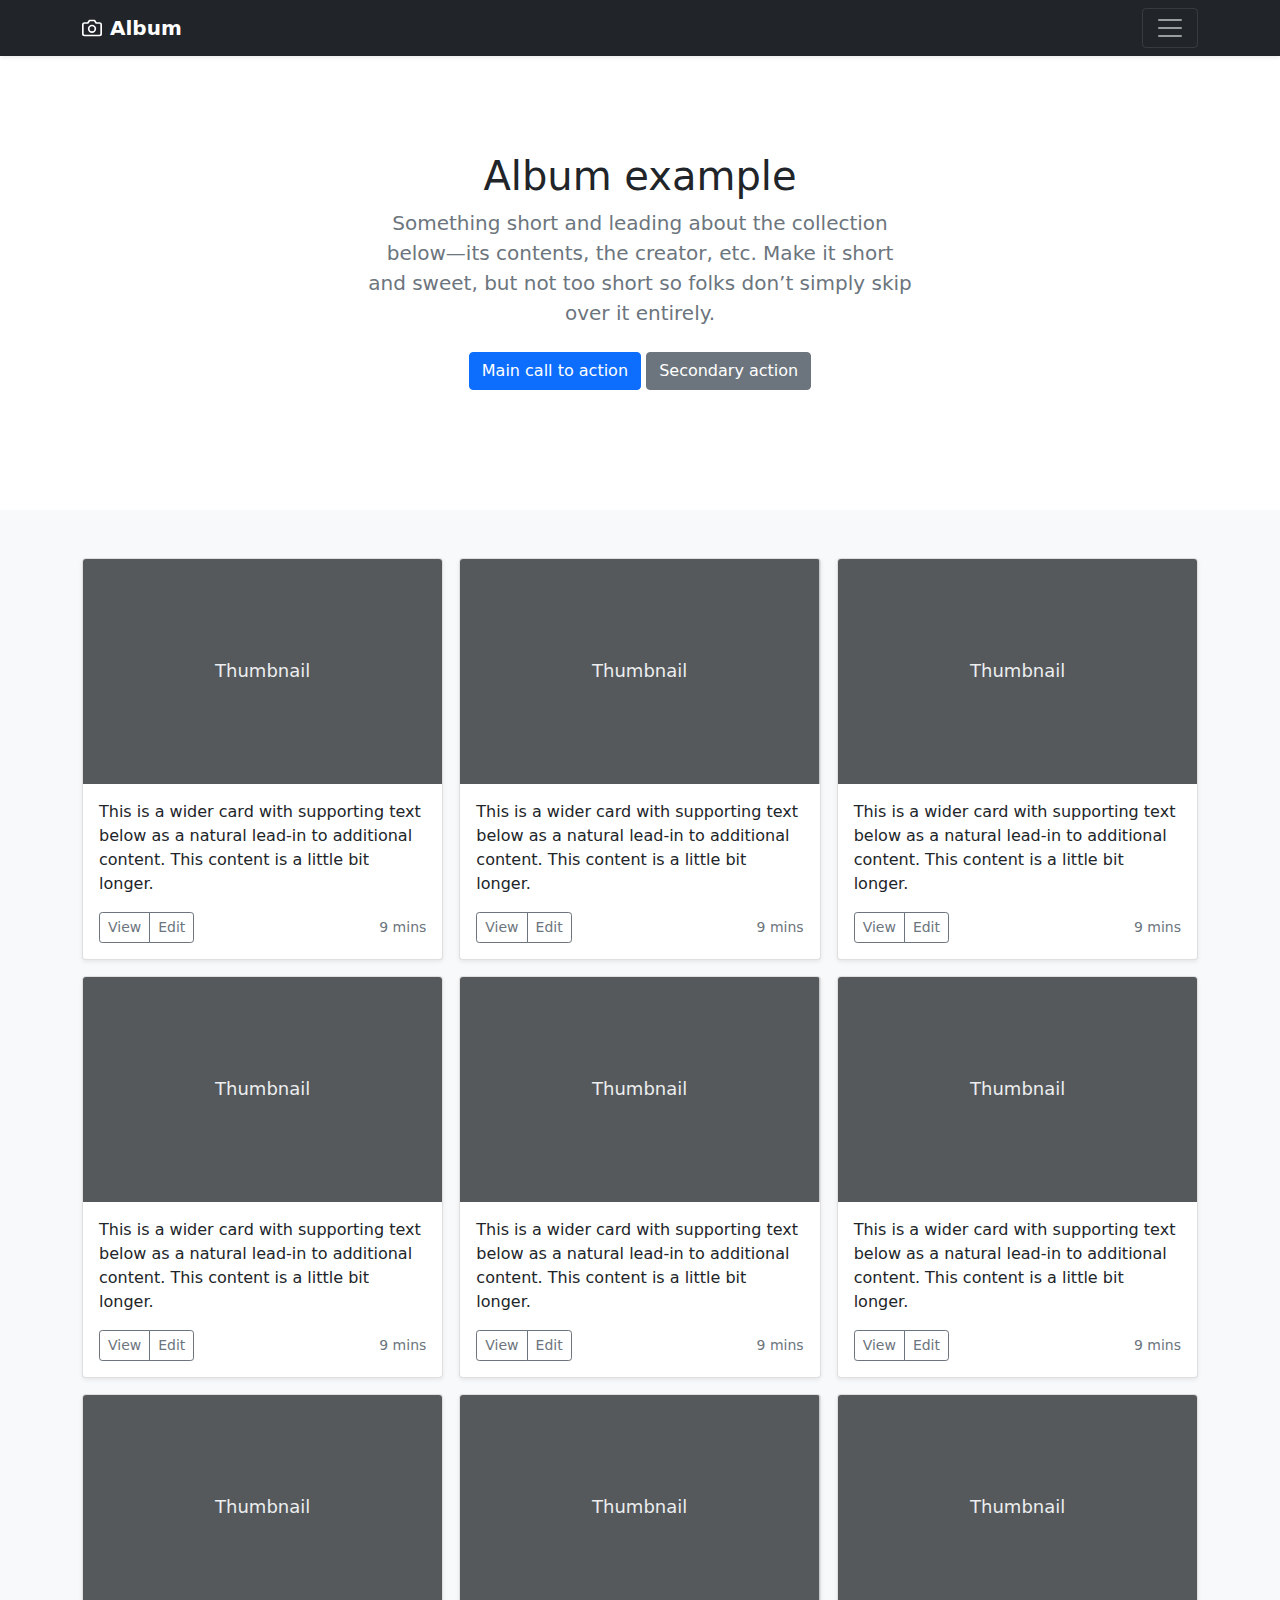
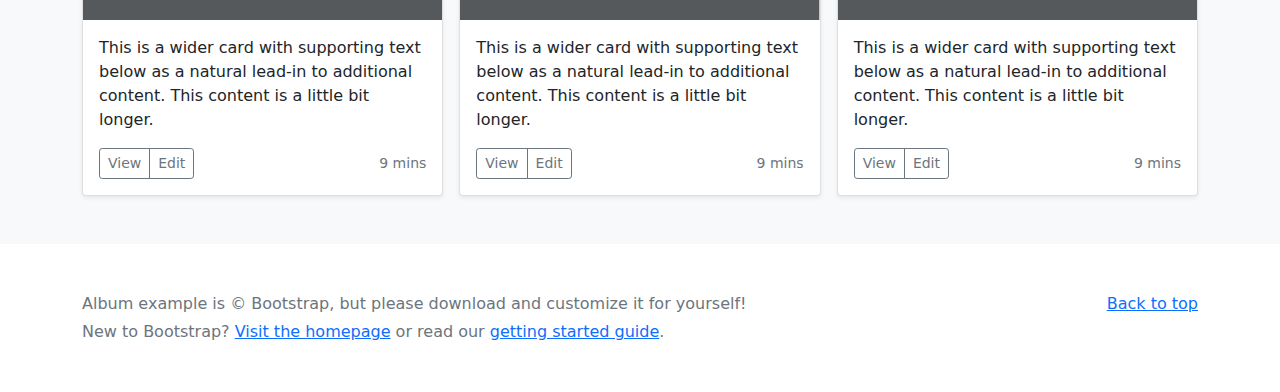
<file: bootstrap-5.0.0-beta1-examples/album/index.html>
<!doctype html>
<html lang="en">
  <head>
    <meta charset="utf-8">
    <meta name="viewport" content="width=device-width, initial-scale=1">
    <meta name="description" content="">
    <meta name="author" content="Mark Otto, Jacob Thornton, and Bootstrap contributors">
    <meta name="generator" content="Hugo 0.79.0">
    <title>Album example · Bootstrap v5.0</title>

    <link rel="canonical" href="https://getbootstrap.com/docs/5.0/examples/album/">

    

    <!-- Bootstrap core CSS -->
<link href="../assets/dist/css/bootstrap.min.css" rel="stylesheet">

    <style>
      .bd-placeholder-img {
        font-size: 1.125rem;
        text-anchor: middle;
        -webkit-user-select: none;
        -moz-user-select: none;
        user-select: none;
      }

      @media (min-width: 768px) {
        .bd-placeholder-img-lg {
          font-size: 3.5rem;
        }
      }
    </style>

    
  </head>
  <body>
    
<header>
  <div class="collapse bg-dark" id="navbarHeader">
    <div class="container">
      <div class="row">
        <div class="col-sm-8 col-md-7 py-4">
          <h4 class="text-white">About</h4>
          <p class="text-muted">Add some information about the album below, the author, or any other background context. Make it a few sentences long so folks can pick up some informative tidbits. Then, link them off to some social networking sites or contact information.</p>
        </div>
        <div class="col-sm-4 offset-md-1 py-4">
          <h4 class="text-white">Contact</h4>
          <ul class="list-unstyled">
            <li><a href="#" class="text-white">Follow on Twitter</a></li>
            <li><a href="#" class="text-white">Like on Facebook</a></li>
            <li><a href="#" class="text-white">Email me</a></li>
          </ul>
        </div>
      </div>
    </div>
  </div>
  <div class="navbar navbar-dark bg-dark shadow-sm">
    <div class="container">
      <a href="#" class="navbar-brand d-flex align-items-center">
        <svg xmlns="http://www.w3.org/2000/svg" width="20" height="20" fill="none" stroke="currentColor" stroke-linecap="round" stroke-linejoin="round" stroke-width="2" aria-hidden="true" class="me-2" viewBox="0 0 24 24"><path d="M23 19a2 2 0 0 1-2 2H3a2 2 0 0 1-2-2V8a2 2 0 0 1 2-2h4l2-3h6l2 3h4a2 2 0 0 1 2 2z"/><circle cx="12" cy="13" r="4"/></svg>
        <strong>Album</strong>
      </a>
      <button class="navbar-toggler" type="button" data-bs-toggle="collapse" data-bs-target="#navbarHeader" aria-controls="navbarHeader" aria-expanded="false" aria-label="Toggle navigation">
        <span class="navbar-toggler-icon"></span>
      </button>
    </div>
  </div>
</header>

<main>

  <section class="py-5 text-center container">
    <div class="row py-lg-5">
      <div class="col-lg-6 col-md-8 mx-auto">
        <h1 class="fw-light">Album example</h1>
        <p class="lead text-muted">Something short and leading about the collection below—its contents, the creator, etc. Make it short and sweet, but not too short so folks don’t simply skip over it entirely.</p>
        <p>
          <a href="#" class="btn btn-primary my-2">Main call to action</a>
          <a href="#" class="btn btn-secondary my-2">Secondary action</a>
        </p>
      </div>
    </div>
  </section>

  <div class="album py-5 bg-light">
    <div class="container">

      <div class="row row-cols-1 row-cols-sm-2 row-cols-md-3 g-3">
        <div class="col">
          <div class="card shadow-sm">
            <svg class="bd-placeholder-img card-img-top" width="100%" height="225" xmlns="http://www.w3.org/2000/svg" role="img" aria-label="Placeholder: Thumbnail" preserveAspectRatio="xMidYMid slice" focusable="false"><title>Placeholder</title><rect width="100%" height="100%" fill="#55595c"/><text x="50%" y="50%" fill="#eceeef" dy=".3em">Thumbnail</text></svg>

            <div class="card-body">
              <p class="card-text">This is a wider card with supporting text below as a natural lead-in to additional content. This content is a little bit longer.</p>
              <div class="d-flex justify-content-between align-items-center">
                <div class="btn-group">
                  <button type="button" class="btn btn-sm btn-outline-secondary">View</button>
                  <button type="button" class="btn btn-sm btn-outline-secondary">Edit</button>
                </div>
                <small class="text-muted">9 mins</small>
              </div>
            </div>
          </div>
        </div>
        <div class="col">
          <div class="card shadow-sm">
            <svg class="bd-placeholder-img card-img-top" width="100%" height="225" xmlns="http://www.w3.org/2000/svg" role="img" aria-label="Placeholder: Thumbnail" preserveAspectRatio="xMidYMid slice" focusable="false"><title>Placeholder</title><rect width="100%" height="100%" fill="#55595c"/><text x="50%" y="50%" fill="#eceeef" dy=".3em">Thumbnail</text></svg>

            <div class="card-body">
              <p class="card-text">This is a wider card with supporting text below as a natural lead-in to additional content. This content is a little bit longer.</p>
              <div class="d-flex justify-content-between align-items-center">
                <div class="btn-group">
                  <button type="button" class="btn btn-sm btn-outline-secondary">View</button>
                  <button type="button" class="btn btn-sm btn-outline-secondary">Edit</button>
                </div>
                <small class="text-muted">9 mins</small>
              </div>
            </div>
          </div>
        </div>
        <div class="col">
          <div class="card shadow-sm">
            <svg class="bd-placeholder-img card-img-top" width="100%" height="225" xmlns="http://www.w3.org/2000/svg" role="img" aria-label="Placeholder: Thumbnail" preserveAspectRatio="xMidYMid slice" focusable="false"><title>Placeholder</title><rect width="100%" height="100%" fill="#55595c"/><text x="50%" y="50%" fill="#eceeef" dy=".3em">Thumbnail</text></svg>

            <div class="card-body">
              <p class="card-text">This is a wider card with supporting text below as a natural lead-in to additional content. This content is a little bit longer.</p>
              <div class="d-flex justify-content-between align-items-center">
                <div class="btn-group">
                  <button type="button" class="btn btn-sm btn-outline-secondary">View</button>
                  <button type="button" class="btn btn-sm btn-outline-secondary">Edit</button>
                </div>
                <small class="text-muted">9 mins</small>
              </div>
            </div>
          </div>
        </div>

        <div class="col">
          <div class="card shadow-sm">
            <svg class="bd-placeholder-img card-img-top" width="100%" height="225" xmlns="http://www.w3.org/2000/svg" role="img" aria-label="Placeholder: Thumbnail" preserveAspectRatio="xMidYMid slice" focusable="false"><title>Placeholder</title><rect width="100%" height="100%" fill="#55595c"/><text x="50%" y="50%" fill="#eceeef" dy=".3em">Thumbnail</text></svg>

            <div class="card-body">
              <p class="card-text">This is a wider card with supporting text below as a natural lead-in to additional content. This content is a little bit longer.</p>
              <div class="d-flex justify-content-between align-items-center">
                <div class="btn-group">
                  <button type="button" class="btn btn-sm btn-outline-secondary">View</button>
                  <button type="button" class="btn btn-sm btn-outline-secondary">Edit</button>
                </div>
                <small class="text-muted">9 mins</small>
              </div>
            </div>
          </div>
        </div>
        <div class="col">
          <div class="card shadow-sm">
            <svg class="bd-placeholder-img card-img-top" width="100%" height="225" xmlns="http://www.w3.org/2000/svg" role="img" aria-label="Placeholder: Thumbnail" preserveAspectRatio="xMidYMid slice" focusable="false"><title>Placeholder</title><rect width="100%" height="100%" fill="#55595c"/><text x="50%" y="50%" fill="#eceeef" dy=".3em">Thumbnail</text></svg>

            <div class="card-body">
              <p class="card-text">This is a wider card with supporting text below as a natural lead-in to additional content. This content is a little bit longer.</p>
              <div class="d-flex justify-content-between align-items-center">
                <div class="btn-group">
                  <button type="button" class="btn btn-sm btn-outline-secondary">View</button>
                  <button type="button" class="btn btn-sm btn-outline-secondary">Edit</button>
                </div>
                <small class="text-muted">9 mins</small>
              </div>
            </div>
          </div>
        </div>
        <div class="col">
          <div class="card shadow-sm">
            <svg class="bd-placeholder-img card-img-top" width="100%" height="225" xmlns="http://www.w3.org/2000/svg" role="img" aria-label="Placeholder: Thumbnail" preserveAspectRatio="xMidYMid slice" focusable="false"><title>Placeholder</title><rect width="100%" height="100%" fill="#55595c"/><text x="50%" y="50%" fill="#eceeef" dy=".3em">Thumbnail</text></svg>

            <div class="card-body">
              <p class="card-text">This is a wider card with supporting text below as a natural lead-in to additional content. This content is a little bit longer.</p>
              <div class="d-flex justify-content-between align-items-center">
                <div class="btn-group">
                  <button type="button" class="btn btn-sm btn-outline-secondary">View</button>
                  <button type="button" class="btn btn-sm btn-outline-secondary">Edit</button>
                </div>
                <small class="text-muted">9 mins</small>
              </div>
            </div>
          </div>
        </div>

        <div class="col">
          <div class="card shadow-sm">
            <svg class="bd-placeholder-img card-img-top" width="100%" height="225" xmlns="http://www.w3.org/2000/svg" role="img" aria-label="Placeholder: Thumbnail" preserveAspectRatio="xMidYMid slice" focusable="false"><title>Placeholder</title><rect width="100%" height="100%" fill="#55595c"/><text x="50%" y="50%" fill="#eceeef" dy=".3em">Thumbnail</text></svg>

            <div class="card-body">
              <p class="card-text">This is a wider card with supporting text below as a natural lead-in to additional content. This content is a little bit longer.</p>
              <div class="d-flex justify-content-between align-items-center">
                <div class="btn-group">
                  <button type="button" class="btn btn-sm btn-outline-secondary">View</button>
                  <button type="button" class="btn btn-sm btn-outline-secondary">Edit</button>
                </div>
                <small class="text-muted">9 mins</small>
              </div>
            </div>
          </div>
        </div>
        <div class="col">
          <div class="card shadow-sm">
            <svg class="bd-placeholder-img card-img-top" width="100%" height="225" xmlns="http://www.w3.org/2000/svg" role="img" aria-label="Placeholder: Thumbnail" preserveAspectRatio="xMidYMid slice" focusable="false"><title>Placeholder</title><rect width="100%" height="100%" fill="#55595c"/><text x="50%" y="50%" fill="#eceeef" dy=".3em">Thumbnail</text></svg>

            <div class="card-body">
              <p class="card-text">This is a wider card with supporting text below as a natural lead-in to additional content. This content is a little bit longer.</p>
              <div class="d-flex justify-content-between align-items-center">
                <div class="btn-group">
                  <button type="button" class="btn btn-sm btn-outline-secondary">View</button>
                  <button type="button" class="btn btn-sm btn-outline-secondary">Edit</button>
                </div>
                <small class="text-muted">9 mins</small>
              </div>
            </div>
          </div>
        </div>
        <div class="col">
          <div class="card shadow-sm">
            <svg class="bd-placeholder-img card-img-top" width="100%" height="225" xmlns="http://www.w3.org/2000/svg" role="img" aria-label="Placeholder: Thumbnail" preserveAspectRatio="xMidYMid slice" focusable="false"><title>Placeholder</title><rect width="100%" height="100%" fill="#55595c"/><text x="50%" y="50%" fill="#eceeef" dy=".3em">Thumbnail</text></svg>

            <div class="card-body">
              <p class="card-text">This is a wider card with supporting text below as a natural lead-in to additional content. This content is a little bit longer.</p>
              <div class="d-flex justify-content-between align-items-center">
                <div class="btn-group">
                  <button type="button" class="btn btn-sm btn-outline-secondary">View</button>
                  <button type="button" class="btn btn-sm btn-outline-secondary">Edit</button>
                </div>
                <small class="text-muted">9 mins</small>
              </div>
            </div>
          </div>
        </div>
      </div>
    </div>
  </div>

</main>

<footer class="text-muted py-5">
  <div class="container">
    <p class="float-end mb-1">
      <a href="#">Back to top</a>
    </p>
    <p class="mb-1">Album example is &copy; Bootstrap, but please download and customize it for yourself!</p>
    <p class="mb-0">New to Bootstrap? <a href="/">Visit the homepage</a> or read our <a href="../getting-started/introduction/">getting started guide</a>.</p>
  </div>
</footer>


    <script src="../assets/dist/js/bootstrap.bundle.min.js"></script>

      
  </body>
</html>
</file>
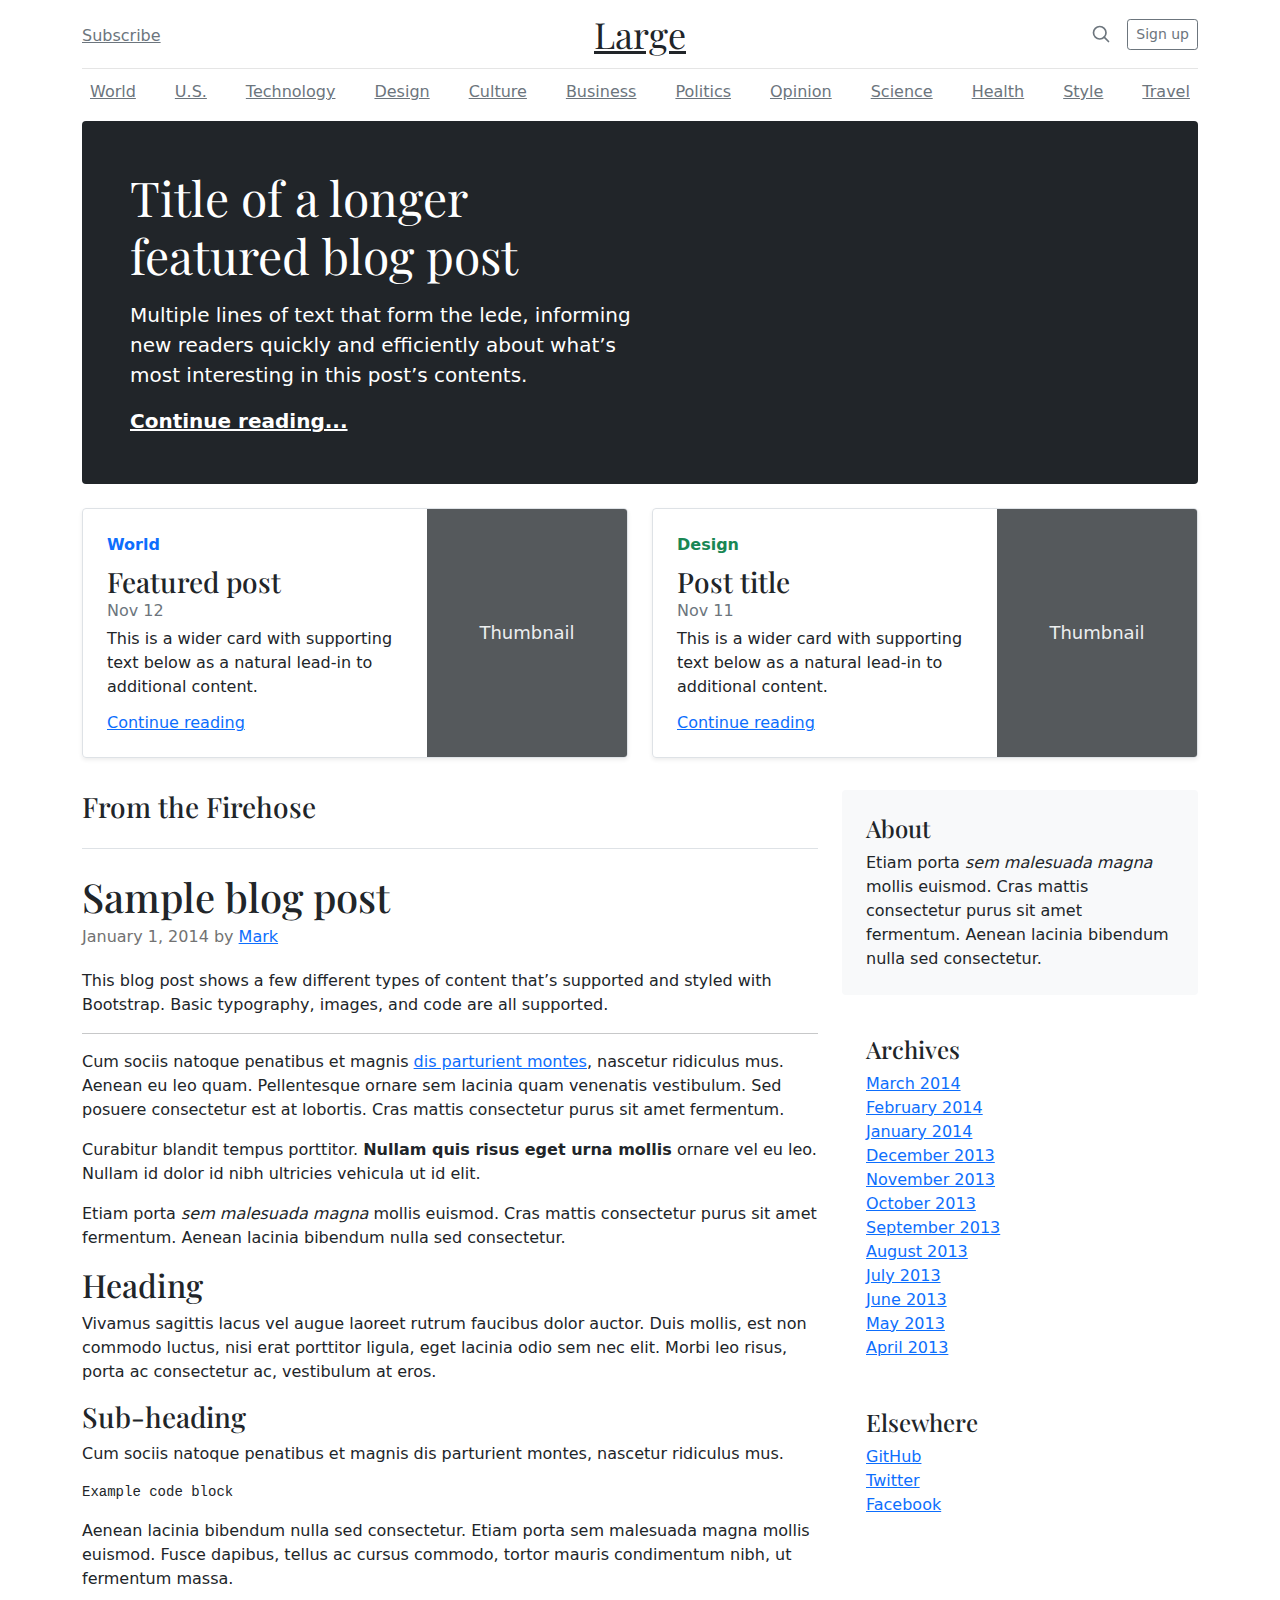
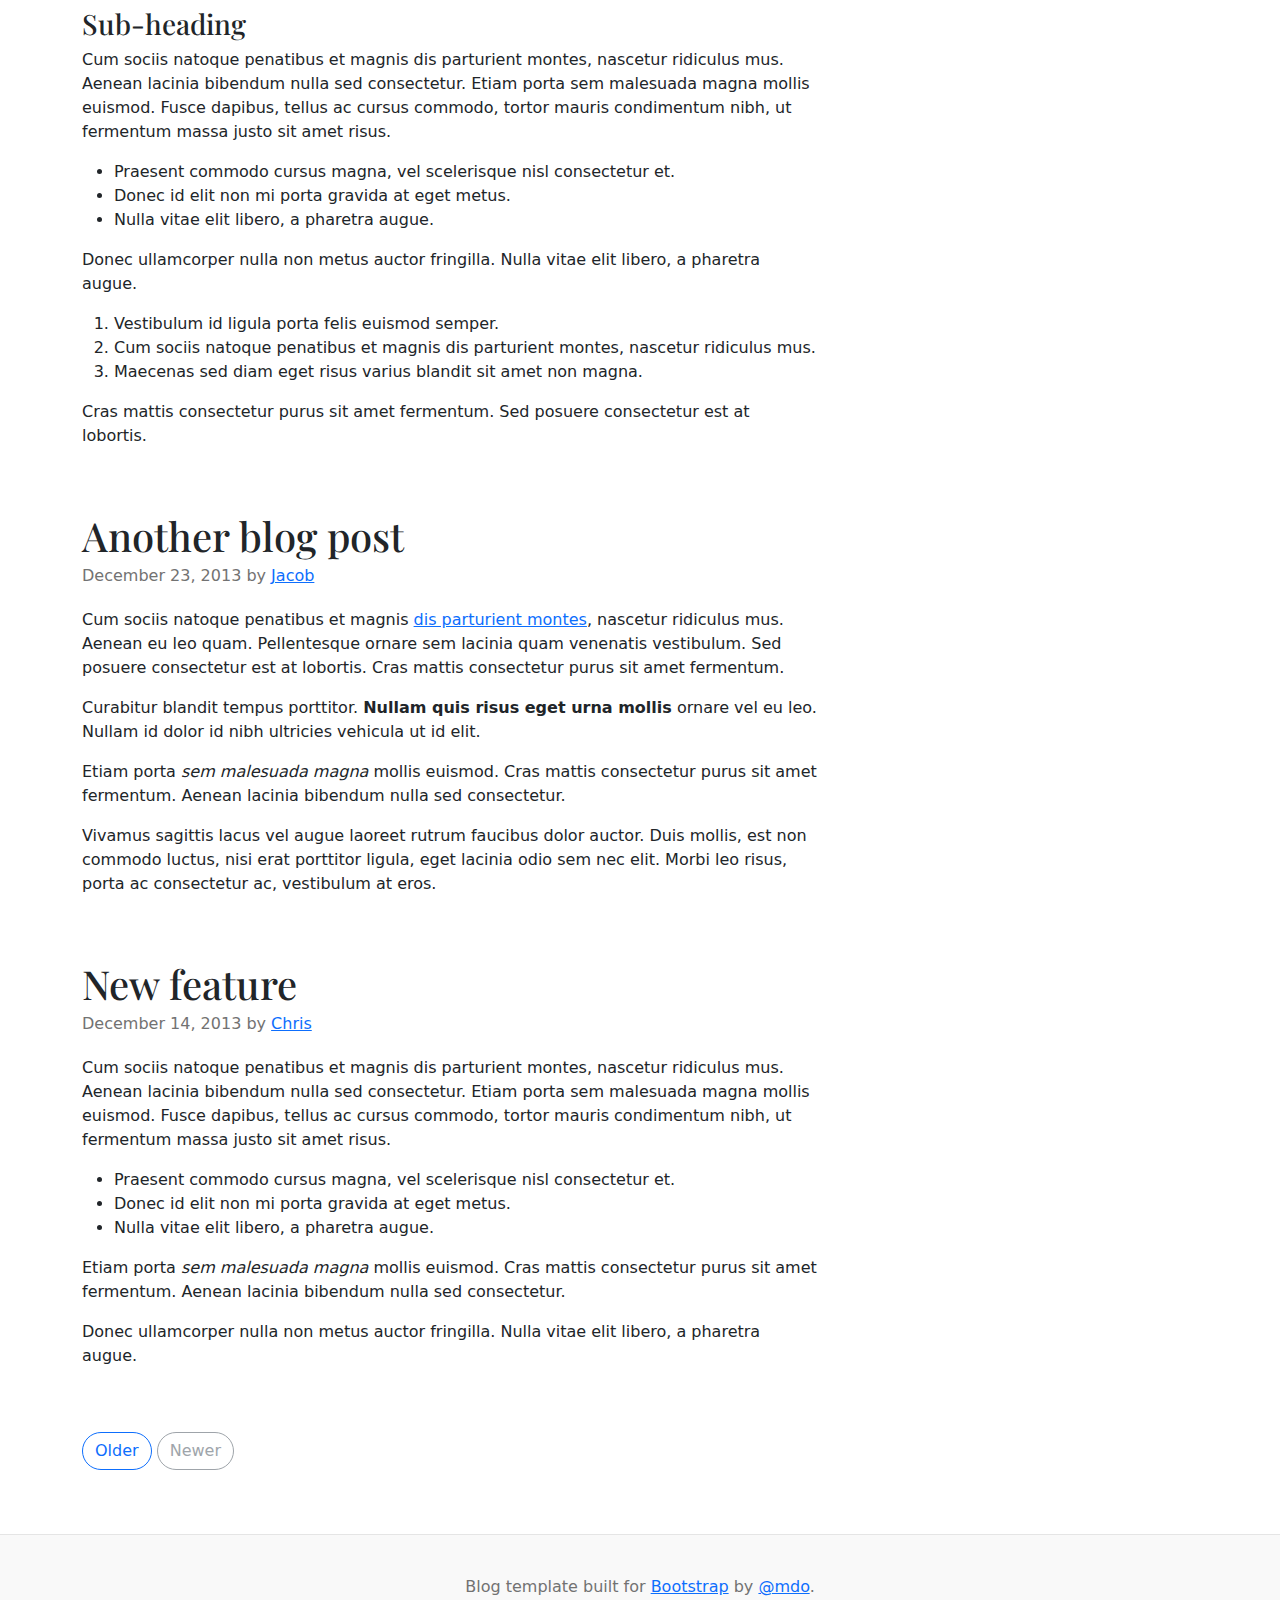
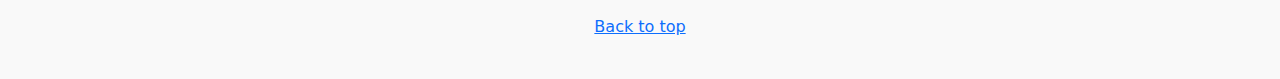
<file: bootstrap-5.0.0-beta1-examples/blog/index.html>
<!doctype html>
<html lang="en">
  <head>
    <meta charset="utf-8">
    <meta name="viewport" content="width=device-width, initial-scale=1">
    <meta name="description" content="">
    <meta name="author" content="Mark Otto, Jacob Thornton, and Bootstrap contributors">
    <meta name="generator" content="Hugo 0.79.0">
    <title>Blog Template · Bootstrap v5.0</title>

    <link rel="canonical" href="https://getbootstrap.com/docs/5.0/examples/blog/">

    

    <!-- Bootstrap core CSS -->
<link href="../assets/dist/css/bootstrap.min.css" rel="stylesheet">

    <style>
      .bd-placeholder-img {
        font-size: 1.125rem;
        text-anchor: middle;
        -webkit-user-select: none;
        -moz-user-select: none;
        user-select: none;
      }

      @media (min-width: 768px) {
        .bd-placeholder-img-lg {
          font-size: 3.5rem;
        }
      }
    </style>

    
    <!-- Custom styles for this template -->
    <link href="https://fonts.googleapis.com/css?family=Playfair&#43;Display:700,900&amp;display=swap" rel="stylesheet">
    <!-- Custom styles for this template -->
    <link href="blog.css" rel="stylesheet">
  </head>
  <body>
    
<div class="container">
  <header class="blog-header py-3">
    <div class="row flex-nowrap justify-content-between align-items-center">
      <div class="col-4 pt-1">
        <a class="link-secondary" href="#">Subscribe</a>
      </div>
      <div class="col-4 text-center">
        <a class="blog-header-logo text-dark" href="#">Large</a>
      </div>
      <div class="col-4 d-flex justify-content-end align-items-center">
        <a class="link-secondary" href="#" aria-label="Search">
          <svg xmlns="http://www.w3.org/2000/svg" width="20" height="20" fill="none" stroke="currentColor" stroke-linecap="round" stroke-linejoin="round" stroke-width="2" class="mx-3" role="img" viewBox="0 0 24 24"><title>Search</title><circle cx="10.5" cy="10.5" r="7.5"/><path d="M21 21l-5.2-5.2"/></svg>
        </a>
        <a class="btn btn-sm btn-outline-secondary" href="#">Sign up</a>
      </div>
    </div>
  </header>

  <div class="nav-scroller py-1 mb-2">
    <nav class="nav d-flex justify-content-between">
      <a class="p-2 link-secondary" href="#">World</a>
      <a class="p-2 link-secondary" href="#">U.S.</a>
      <a class="p-2 link-secondary" href="#">Technology</a>
      <a class="p-2 link-secondary" href="#">Design</a>
      <a class="p-2 link-secondary" href="#">Culture</a>
      <a class="p-2 link-secondary" href="#">Business</a>
      <a class="p-2 link-secondary" href="#">Politics</a>
      <a class="p-2 link-secondary" href="#">Opinion</a>
      <a class="p-2 link-secondary" href="#">Science</a>
      <a class="p-2 link-secondary" href="#">Health</a>
      <a class="p-2 link-secondary" href="#">Style</a>
      <a class="p-2 link-secondary" href="#">Travel</a>
    </nav>
  </div>
</div>

<main class="container">
  <div class="p-4 p-md-5 mb-4 text-white rounded bg-dark">
    <div class="col-md-6 px-0">
      <h1 class="display-4 font-italic">Title of a longer featured blog post</h1>
      <p class="lead my-3">Multiple lines of text that form the lede, informing new readers quickly and efficiently about what’s most interesting in this post’s contents.</p>
      <p class="lead mb-0"><a href="#" class="text-white fw-bold">Continue reading...</a></p>
    </div>
  </div>

  <div class="row mb-2">
    <div class="col-md-6">
      <div class="row g-0 border rounded overflow-hidden flex-md-row mb-4 shadow-sm h-md-250 position-relative">
        <div class="col p-4 d-flex flex-column position-static">
          <strong class="d-inline-block mb-2 text-primary">World</strong>
          <h3 class="mb-0">Featured post</h3>
          <div class="mb-1 text-muted">Nov 12</div>
          <p class="card-text mb-auto">This is a wider card with supporting text below as a natural lead-in to additional content.</p>
          <a href="#" class="stretched-link">Continue reading</a>
        </div>
        <div class="col-auto d-none d-lg-block">
          <svg class="bd-placeholder-img" width="200" height="250" xmlns="http://www.w3.org/2000/svg" role="img" aria-label="Placeholder: Thumbnail" preserveAspectRatio="xMidYMid slice" focusable="false"><title>Placeholder</title><rect width="100%" height="100%" fill="#55595c"/><text x="50%" y="50%" fill="#eceeef" dy=".3em">Thumbnail</text></svg>

        </div>
      </div>
    </div>
    <div class="col-md-6">
      <div class="row g-0 border rounded overflow-hidden flex-md-row mb-4 shadow-sm h-md-250 position-relative">
        <div class="col p-4 d-flex flex-column position-static">
          <strong class="d-inline-block mb-2 text-success">Design</strong>
          <h3 class="mb-0">Post title</h3>
          <div class="mb-1 text-muted">Nov 11</div>
          <p class="mb-auto">This is a wider card with supporting text below as a natural lead-in to additional content.</p>
          <a href="#" class="stretched-link">Continue reading</a>
        </div>
        <div class="col-auto d-none d-lg-block">
          <svg class="bd-placeholder-img" width="200" height="250" xmlns="http://www.w3.org/2000/svg" role="img" aria-label="Placeholder: Thumbnail" preserveAspectRatio="xMidYMid slice" focusable="false"><title>Placeholder</title><rect width="100%" height="100%" fill="#55595c"/><text x="50%" y="50%" fill="#eceeef" dy=".3em">Thumbnail</text></svg>

        </div>
      </div>
    </div>
  </div>

  <div class="row">
    <div class="col-md-8">
      <h3 class="pb-4 mb-4 font-italic border-bottom">
        From the Firehose
      </h3>

      <article class="blog-post">
        <h2 class="blog-post-title">Sample blog post</h2>
        <p class="blog-post-meta">January 1, 2014 by <a href="#">Mark</a></p>

        <p>This blog post shows a few different types of content that’s supported and styled with Bootstrap. Basic typography, images, and code are all supported.</p>
        <hr>
        <p>Cum sociis natoque penatibus et magnis <a href="#">dis parturient montes</a>, nascetur ridiculus mus. Aenean eu leo quam. Pellentesque ornare sem lacinia quam venenatis vestibulum. Sed posuere consectetur est at lobortis. Cras mattis consectetur purus sit amet fermentum.</p>
        <blockquote>
          <p>Curabitur blandit tempus porttitor. <strong>Nullam quis risus eget urna mollis</strong> ornare vel eu leo. Nullam id dolor id nibh ultricies vehicula ut id elit.</p>
        </blockquote>
        <p>Etiam porta <em>sem malesuada magna</em> mollis euismod. Cras mattis consectetur purus sit amet fermentum. Aenean lacinia bibendum nulla sed consectetur.</p>
        <h2>Heading</h2>
        <p>Vivamus sagittis lacus vel augue laoreet rutrum faucibus dolor auctor. Duis mollis, est non commodo luctus, nisi erat porttitor ligula, eget lacinia odio sem nec elit. Morbi leo risus, porta ac consectetur ac, vestibulum at eros.</p>
        <h3>Sub-heading</h3>
        <p>Cum sociis natoque penatibus et magnis dis parturient montes, nascetur ridiculus mus.</p>
        <pre><code>Example code block</code></pre>
        <p>Aenean lacinia bibendum nulla sed consectetur. Etiam porta sem malesuada magna mollis euismod. Fusce dapibus, tellus ac cursus commodo, tortor mauris condimentum nibh, ut fermentum massa.</p>
        <h3>Sub-heading</h3>
        <p>Cum sociis natoque penatibus et magnis dis parturient montes, nascetur ridiculus mus. Aenean lacinia bibendum nulla sed consectetur. Etiam porta sem malesuada magna mollis euismod. Fusce dapibus, tellus ac cursus commodo, tortor mauris condimentum nibh, ut fermentum massa justo sit amet risus.</p>
        <ul>
          <li>Praesent commodo cursus magna, vel scelerisque nisl consectetur et.</li>
          <li>Donec id elit non mi porta gravida at eget metus.</li>
          <li>Nulla vitae elit libero, a pharetra augue.</li>
        </ul>
        <p>Donec ullamcorper nulla non metus auctor fringilla. Nulla vitae elit libero, a pharetra augue.</p>
        <ol>
          <li>Vestibulum id ligula porta felis euismod semper.</li>
          <li>Cum sociis natoque penatibus et magnis dis parturient montes, nascetur ridiculus mus.</li>
          <li>Maecenas sed diam eget risus varius blandit sit amet non magna.</li>
        </ol>
        <p>Cras mattis consectetur purus sit amet fermentum. Sed posuere consectetur est at lobortis.</p>
      </article><!-- /.blog-post -->

      <article class="blog-post">
        <h2 class="blog-post-title">Another blog post</h2>
        <p class="blog-post-meta">December 23, 2013 by <a href="#">Jacob</a></p>

        <p>Cum sociis natoque penatibus et magnis <a href="#">dis parturient montes</a>, nascetur ridiculus mus. Aenean eu leo quam. Pellentesque ornare sem lacinia quam venenatis vestibulum. Sed posuere consectetur est at lobortis. Cras mattis consectetur purus sit amet fermentum.</p>
        <blockquote>
          <p>Curabitur blandit tempus porttitor. <strong>Nullam quis risus eget urna mollis</strong> ornare vel eu leo. Nullam id dolor id nibh ultricies vehicula ut id elit.</p>
        </blockquote>
        <p>Etiam porta <em>sem malesuada magna</em> mollis euismod. Cras mattis consectetur purus sit amet fermentum. Aenean lacinia bibendum nulla sed consectetur.</p>
        <p>Vivamus sagittis lacus vel augue laoreet rutrum faucibus dolor auctor. Duis mollis, est non commodo luctus, nisi erat porttitor ligula, eget lacinia odio sem nec elit. Morbi leo risus, porta ac consectetur ac, vestibulum at eros.</p>
      </article><!-- /.blog-post -->

      <article class="blog-post">
        <h2 class="blog-post-title">New feature</h2>
        <p class="blog-post-meta">December 14, 2013 by <a href="#">Chris</a></p>

        <p>Cum sociis natoque penatibus et magnis dis parturient montes, nascetur ridiculus mus. Aenean lacinia bibendum nulla sed consectetur. Etiam porta sem malesuada magna mollis euismod. Fusce dapibus, tellus ac cursus commodo, tortor mauris condimentum nibh, ut fermentum massa justo sit amet risus.</p>
        <ul>
          <li>Praesent commodo cursus magna, vel scelerisque nisl consectetur et.</li>
          <li>Donec id elit non mi porta gravida at eget metus.</li>
          <li>Nulla vitae elit libero, a pharetra augue.</li>
        </ul>
        <p>Etiam porta <em>sem malesuada magna</em> mollis euismod. Cras mattis consectetur purus sit amet fermentum. Aenean lacinia bibendum nulla sed consectetur.</p>
        <p>Donec ullamcorper nulla non metus auctor fringilla. Nulla vitae elit libero, a pharetra augue.</p>
      </article><!-- /.blog-post -->

      <nav class="blog-pagination" aria-label="Pagination">
        <a class="btn btn-outline-primary" href="#">Older</a>
        <a class="btn btn-outline-secondary disabled" href="#" tabindex="-1" aria-disabled="true">Newer</a>
      </nav>

    </div>

    <div class="col-md-4">
      <div class="p-4 mb-3 bg-light rounded">
        <h4 class="font-italic">About</h4>
        <p class="mb-0">Etiam porta <em>sem malesuada magna</em> mollis euismod. Cras mattis consectetur purus sit amet fermentum. Aenean lacinia bibendum nulla sed consectetur.</p>
      </div>

      <div class="p-4">
        <h4 class="font-italic">Archives</h4>
        <ol class="list-unstyled mb-0">
          <li><a href="#">March 2014</a></li>
          <li><a href="#">February 2014</a></li>
          <li><a href="#">January 2014</a></li>
          <li><a href="#">December 2013</a></li>
          <li><a href="#">November 2013</a></li>
          <li><a href="#">October 2013</a></li>
          <li><a href="#">September 2013</a></li>
          <li><a href="#">August 2013</a></li>
          <li><a href="#">July 2013</a></li>
          <li><a href="#">June 2013</a></li>
          <li><a href="#">May 2013</a></li>
          <li><a href="#">April 2013</a></li>
        </ol>
      </div>

      <div class="p-4">
        <h4 class="font-italic">Elsewhere</h4>
        <ol class="list-unstyled">
          <li><a href="#">GitHub</a></li>
          <li><a href="#">Twitter</a></li>
          <li><a href="#">Facebook</a></li>
        </ol>
      </div>
    </div>

  </div><!-- /.row -->

</main><!-- /.container -->

<footer class="blog-footer">
  <p>Blog template built for <a href="https://getbootstrap.com/">Bootstrap</a> by <a href="https://twitter.com/mdo">@mdo</a>.</p>
  <p>
    <a href="#">Back to top</a>
  </p>
</footer>


    
  </body>
</html>
</file>
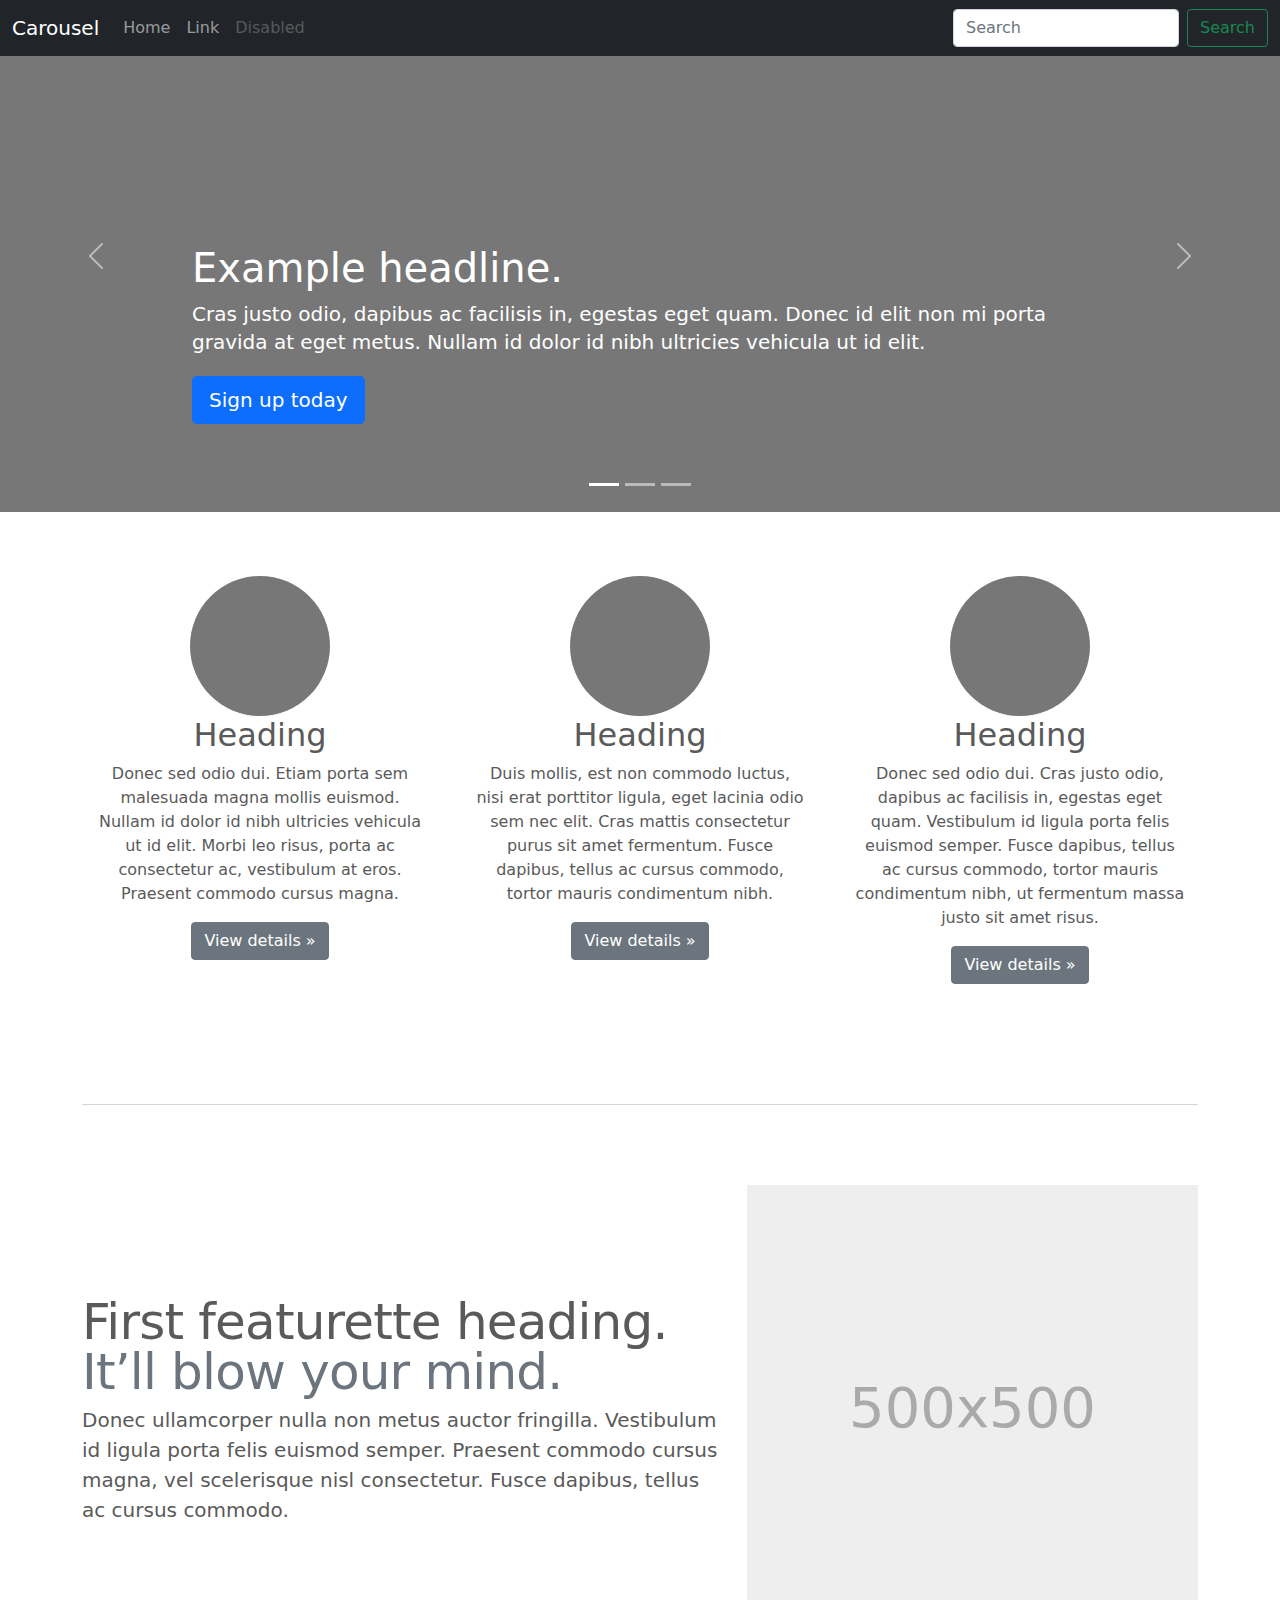
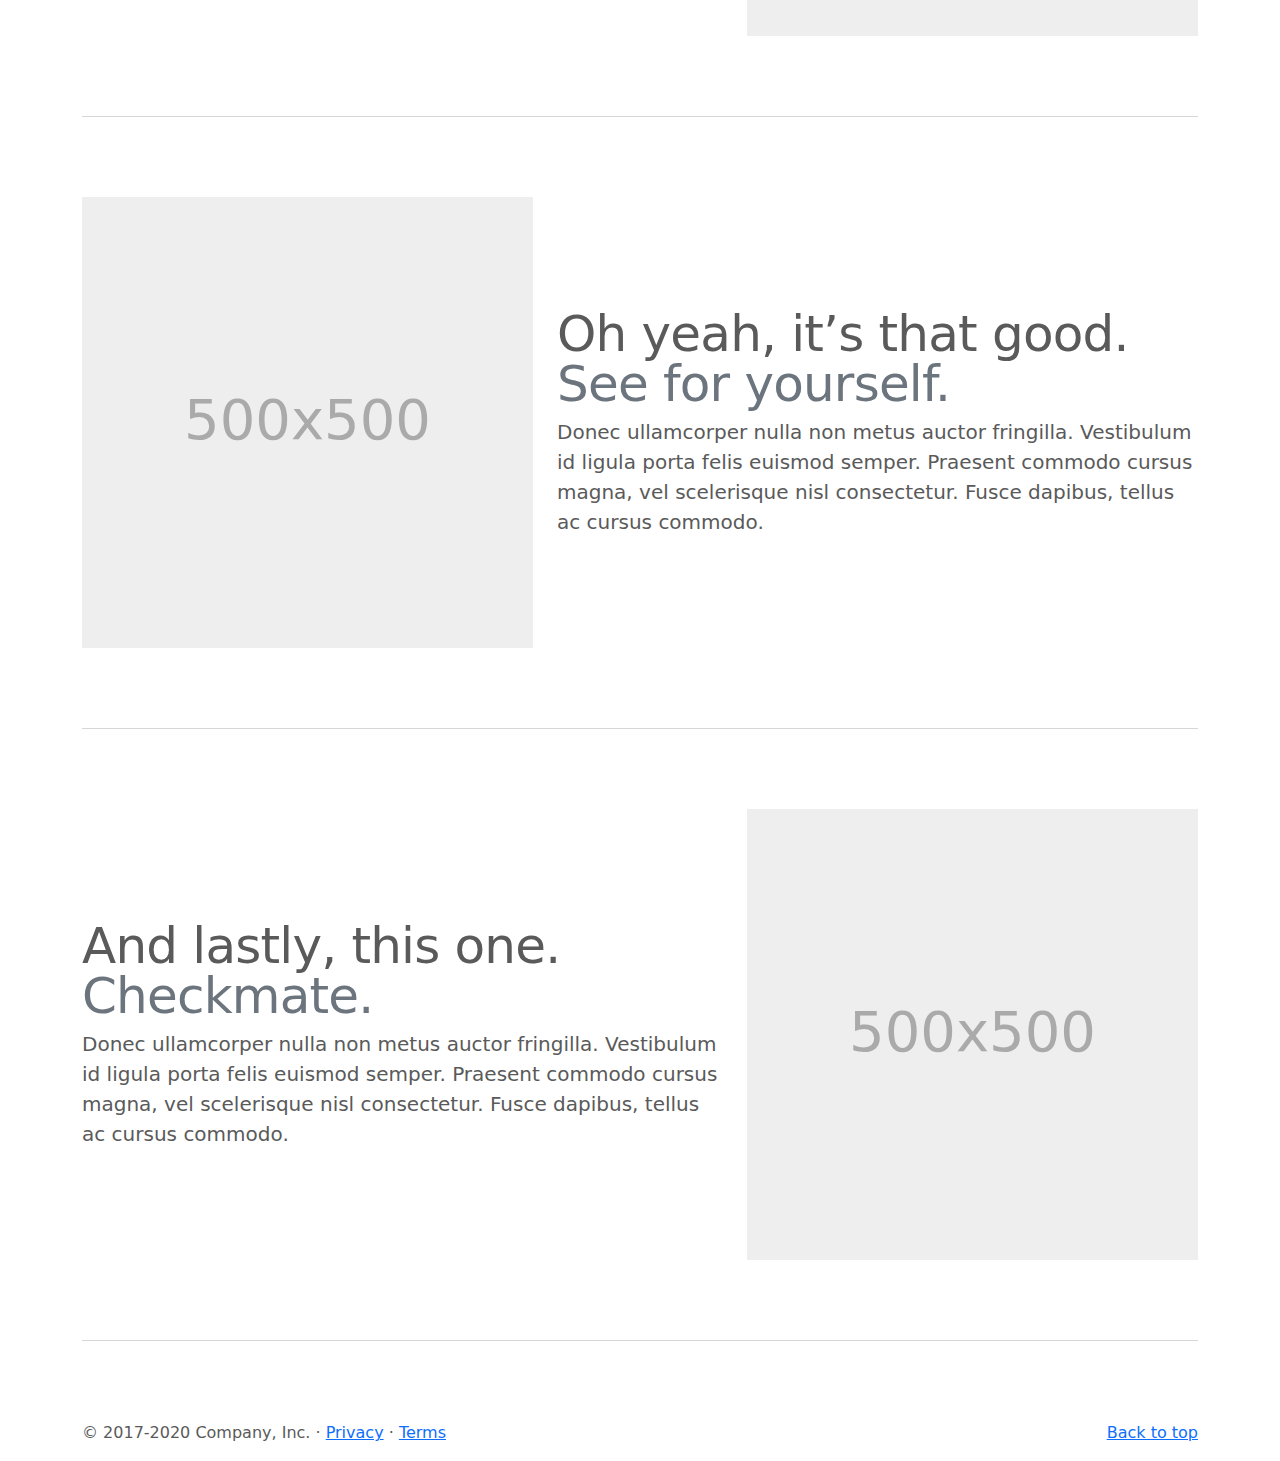
<file: bootstrap-5.0.0-beta1-examples/carousel/index.html>
<!doctype html>
<html lang="en">
  <head>
    <meta charset="utf-8">
    <meta name="viewport" content="width=device-width, initial-scale=1">
    <meta name="description" content="">
    <meta name="author" content="Mark Otto, Jacob Thornton, and Bootstrap contributors">
    <meta name="generator" content="Hugo 0.79.0">
    <title>Carousel Template · Bootstrap v5.0</title>

    <link rel="canonical" href="https://getbootstrap.com/docs/5.0/examples/carousel/">

    

    <!-- Bootstrap core CSS -->
<link href="../assets/dist/css/bootstrap.min.css" rel="stylesheet">

    <style>
      .bd-placeholder-img {
        font-size: 1.125rem;
        text-anchor: middle;
        -webkit-user-select: none;
        -moz-user-select: none;
        user-select: none;
      }

      @media (min-width: 768px) {
        .bd-placeholder-img-lg {
          font-size: 3.5rem;
        }
      }
    </style>

    
    <!-- Custom styles for this template -->
    <link href="carousel.css" rel="stylesheet">
  </head>
  <body>
    
<header>
  <nav class="navbar navbar-expand-md navbar-dark fixed-top bg-dark">
    <div class="container-fluid">
      <a class="navbar-brand" href="#">Carousel</a>
      <button class="navbar-toggler" type="button" data-bs-toggle="collapse" data-bs-target="#navbarCollapse" aria-controls="navbarCollapse" aria-expanded="false" aria-label="Toggle navigation">
        <span class="navbar-toggler-icon"></span>
      </button>
      <div class="collapse navbar-collapse" id="navbarCollapse">
        <ul class="navbar-nav me-auto mb-2 mb-md-0">
          <li class="nav-item active">
            <a class="nav-link" aria-current="page" href="#">Home</a>
          </li>
          <li class="nav-item">
            <a class="nav-link" href="#">Link</a>
          </li>
          <li class="nav-item">
            <a class="nav-link disabled" href="#" tabindex="-1" aria-disabled="true">Disabled</a>
          </li>
        </ul>
        <form class="d-flex">
          <input class="form-control me-2" type="search" placeholder="Search" aria-label="Search">
          <button class="btn btn-outline-success" type="submit">Search</button>
        </form>
      </div>
    </div>
  </nav>
</header>

<main>

  <div id="myCarousel" class="carousel slide" data-bs-ride="carousel">
    <ol class="carousel-indicators">
      <li data-bs-target="#myCarousel" data-bs-slide-to="0" class="active"></li>
      <li data-bs-target="#myCarousel" data-bs-slide-to="1"></li>
      <li data-bs-target="#myCarousel" data-bs-slide-to="2"></li>
    </ol>
    <div class="carousel-inner">
      <div class="carousel-item active">
        <svg class="bd-placeholder-img" width="100%" height="100%" xmlns="http://www.w3.org/2000/svg" aria-hidden="true" preserveAspectRatio="xMidYMid slice" focusable="false"><rect width="100%" height="100%" fill="#777"/></svg>

        <div class="container">
          <div class="carousel-caption text-start">
            <h1>Example headline.</h1>
            <p>Cras justo odio, dapibus ac facilisis in, egestas eget quam. Donec id elit non mi porta gravida at eget metus. Nullam id dolor id nibh ultricies vehicula ut id elit.</p>
            <p><a class="btn btn-lg btn-primary" href="#" role="button">Sign up today</a></p>
          </div>
        </div>
      </div>
      <div class="carousel-item">
        <svg class="bd-placeholder-img" width="100%" height="100%" xmlns="http://www.w3.org/2000/svg" aria-hidden="true" preserveAspectRatio="xMidYMid slice" focusable="false"><rect width="100%" height="100%" fill="#777"/></svg>

        <div class="container">
          <div class="carousel-caption">
            <h1>Another example headline.</h1>
            <p>Cras justo odio, dapibus ac facilisis in, egestas eget quam. Donec id elit non mi porta gravida at eget metus. Nullam id dolor id nibh ultricies vehicula ut id elit.</p>
            <p><a class="btn btn-lg btn-primary" href="#" role="button">Learn more</a></p>
          </div>
        </div>
      </div>
      <div class="carousel-item">
        <svg class="bd-placeholder-img" width="100%" height="100%" xmlns="http://www.w3.org/2000/svg" aria-hidden="true" preserveAspectRatio="xMidYMid slice" focusable="false"><rect width="100%" height="100%" fill="#777"/></svg>

        <div class="container">
          <div class="carousel-caption text-end">
            <h1>One more for good measure.</h1>
            <p>Cras justo odio, dapibus ac facilisis in, egestas eget quam. Donec id elit non mi porta gravida at eget metus. Nullam id dolor id nibh ultricies vehicula ut id elit.</p>
            <p><a class="btn btn-lg btn-primary" href="#" role="button">Browse gallery</a></p>
          </div>
        </div>
      </div>
    </div>
    <a class="carousel-control-prev" href="#myCarousel" role="button" data-bs-slide="prev">
      <span class="carousel-control-prev-icon" aria-hidden="true"></span>
      <span class="visually-hidden">Previous</span>
    </a>
    <a class="carousel-control-next" href="#myCarousel" role="button" data-bs-slide="next">
      <span class="carousel-control-next-icon" aria-hidden="true"></span>
      <span class="visually-hidden">Next</span>
    </a>
  </div>


  <!-- Marketing messaging and featurettes
  ================================================== -->
  <!-- Wrap the rest of the page in another container to center all the content. -->

  <div class="container marketing">

    <!-- Three columns of text below the carousel -->
    <div class="row">
      <div class="col-lg-4">
        <svg class="bd-placeholder-img rounded-circle" width="140" height="140" xmlns="http://www.w3.org/2000/svg" role="img" aria-label="Placeholder: 140x140" preserveAspectRatio="xMidYMid slice" focusable="false"><title>Placeholder</title><rect width="100%" height="100%" fill="#777"/><text x="50%" y="50%" fill="#777" dy=".3em">140x140</text></svg>

        <h2>Heading</h2>
        <p>Donec sed odio dui. Etiam porta sem malesuada magna mollis euismod. Nullam id dolor id nibh ultricies vehicula ut id elit. Morbi leo risus, porta ac consectetur ac, vestibulum at eros. Praesent commodo cursus magna.</p>
        <p><a class="btn btn-secondary" href="#" role="button">View details &raquo;</a></p>
      </div><!-- /.col-lg-4 -->
      <div class="col-lg-4">
        <svg class="bd-placeholder-img rounded-circle" width="140" height="140" xmlns="http://www.w3.org/2000/svg" role="img" aria-label="Placeholder: 140x140" preserveAspectRatio="xMidYMid slice" focusable="false"><title>Placeholder</title><rect width="100%" height="100%" fill="#777"/><text x="50%" y="50%" fill="#777" dy=".3em">140x140</text></svg>

        <h2>Heading</h2>
        <p>Duis mollis, est non commodo luctus, nisi erat porttitor ligula, eget lacinia odio sem nec elit. Cras mattis consectetur purus sit amet fermentum. Fusce dapibus, tellus ac cursus commodo, tortor mauris condimentum nibh.</p>
        <p><a class="btn btn-secondary" href="#" role="button">View details &raquo;</a></p>
      </div><!-- /.col-lg-4 -->
      <div class="col-lg-4">
        <svg class="bd-placeholder-img rounded-circle" width="140" height="140" xmlns="http://www.w3.org/2000/svg" role="img" aria-label="Placeholder: 140x140" preserveAspectRatio="xMidYMid slice" focusable="false"><title>Placeholder</title><rect width="100%" height="100%" fill="#777"/><text x="50%" y="50%" fill="#777" dy=".3em">140x140</text></svg>

        <h2>Heading</h2>
        <p>Donec sed odio dui. Cras justo odio, dapibus ac facilisis in, egestas eget quam. Vestibulum id ligula porta felis euismod semper. Fusce dapibus, tellus ac cursus commodo, tortor mauris condimentum nibh, ut fermentum massa justo sit amet risus.</p>
        <p><a class="btn btn-secondary" href="#" role="button">View details &raquo;</a></p>
      </div><!-- /.col-lg-4 -->
    </div><!-- /.row -->


    <!-- START THE FEATURETTES -->

    <hr class="featurette-divider">

    <div class="row featurette">
      <div class="col-md-7">
        <h2 class="featurette-heading">First featurette heading. <span class="text-muted">It’ll blow your mind.</span></h2>
        <p class="lead">Donec ullamcorper nulla non metus auctor fringilla. Vestibulum id ligula porta felis euismod semper. Praesent commodo cursus magna, vel scelerisque nisl consectetur. Fusce dapibus, tellus ac cursus commodo.</p>
      </div>
      <div class="col-md-5">
        <svg class="bd-placeholder-img bd-placeholder-img-lg featurette-image img-fluid mx-auto" width="500" height="500" xmlns="http://www.w3.org/2000/svg" role="img" aria-label="Placeholder: 500x500" preserveAspectRatio="xMidYMid slice" focusable="false"><title>Placeholder</title><rect width="100%" height="100%" fill="#eee"/><text x="50%" y="50%" fill="#aaa" dy=".3em">500x500</text></svg>

      </div>
    </div>

    <hr class="featurette-divider">

    <div class="row featurette">
      <div class="col-md-7 order-md-2">
        <h2 class="featurette-heading">Oh yeah, it’s that good. <span class="text-muted">See for yourself.</span></h2>
        <p class="lead">Donec ullamcorper nulla non metus auctor fringilla. Vestibulum id ligula porta felis euismod semper. Praesent commodo cursus magna, vel scelerisque nisl consectetur. Fusce dapibus, tellus ac cursus commodo.</p>
      </div>
      <div class="col-md-5 order-md-1">
        <svg class="bd-placeholder-img bd-placeholder-img-lg featurette-image img-fluid mx-auto" width="500" height="500" xmlns="http://www.w3.org/2000/svg" role="img" aria-label="Placeholder: 500x500" preserveAspectRatio="xMidYMid slice" focusable="false"><title>Placeholder</title><rect width="100%" height="100%" fill="#eee"/><text x="50%" y="50%" fill="#aaa" dy=".3em">500x500</text></svg>

      </div>
    </div>

    <hr class="featurette-divider">

    <div class="row featurette">
      <div class="col-md-7">
        <h2 class="featurette-heading">And lastly, this one. <span class="text-muted">Checkmate.</span></h2>
        <p class="lead">Donec ullamcorper nulla non metus auctor fringilla. Vestibulum id ligula porta felis euismod semper. Praesent commodo cursus magna, vel scelerisque nisl consectetur. Fusce dapibus, tellus ac cursus commodo.</p>
      </div>
      <div class="col-md-5">
        <svg class="bd-placeholder-img bd-placeholder-img-lg featurette-image img-fluid mx-auto" width="500" height="500" xmlns="http://www.w3.org/2000/svg" role="img" aria-label="Placeholder: 500x500" preserveAspectRatio="xMidYMid slice" focusable="false"><title>Placeholder</title><rect width="100%" height="100%" fill="#eee"/><text x="50%" y="50%" fill="#aaa" dy=".3em">500x500</text></svg>

      </div>
    </div>

    <hr class="featurette-divider">

    <!-- /END THE FEATURETTES -->

  </div><!-- /.container -->


  <!-- FOOTER -->
  <footer class="container">
    <p class="float-end"><a href="#">Back to top</a></p>
    <p>&copy; 2017-2020 Company, Inc. &middot; <a href="#">Privacy</a> &middot; <a href="#">Terms</a></p>
  </footer>
</main>


    <script src="../assets/dist/js/bootstrap.bundle.min.js"></script>

      
  </body>
</html>
</file>
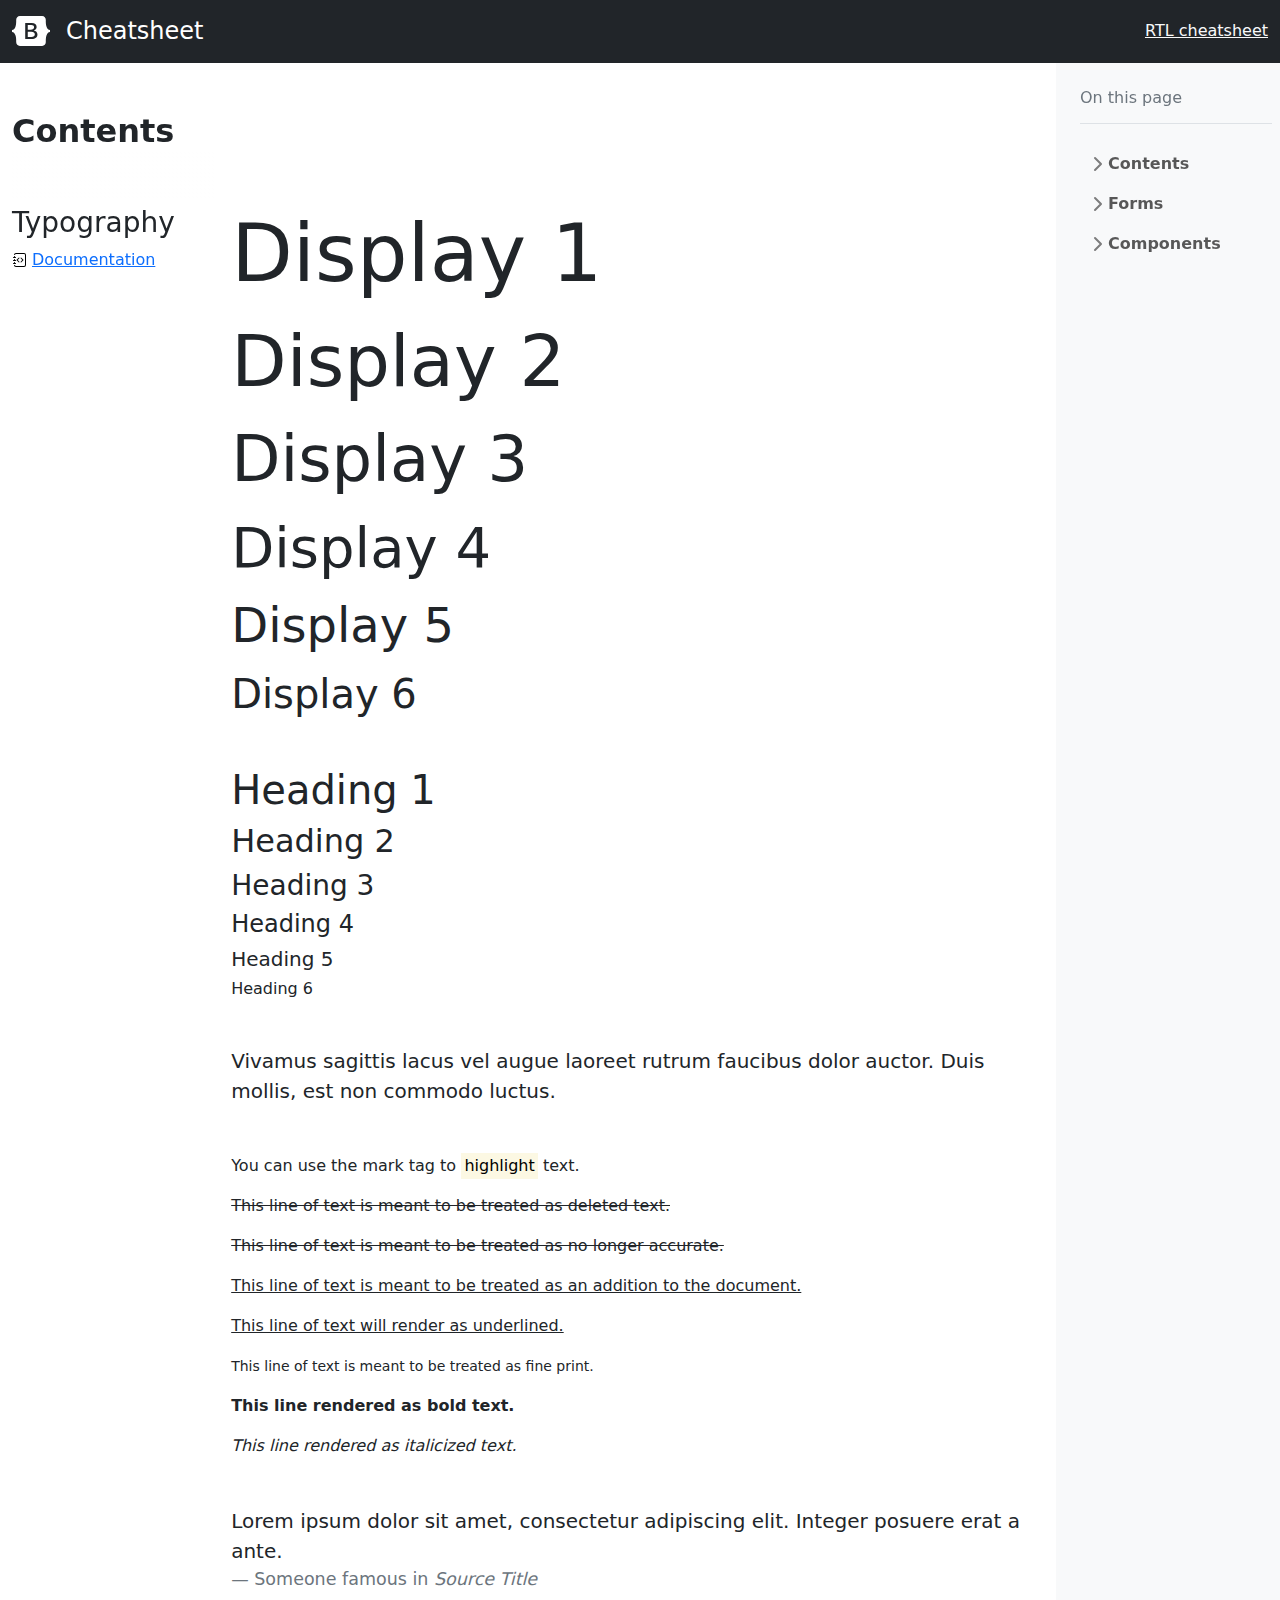
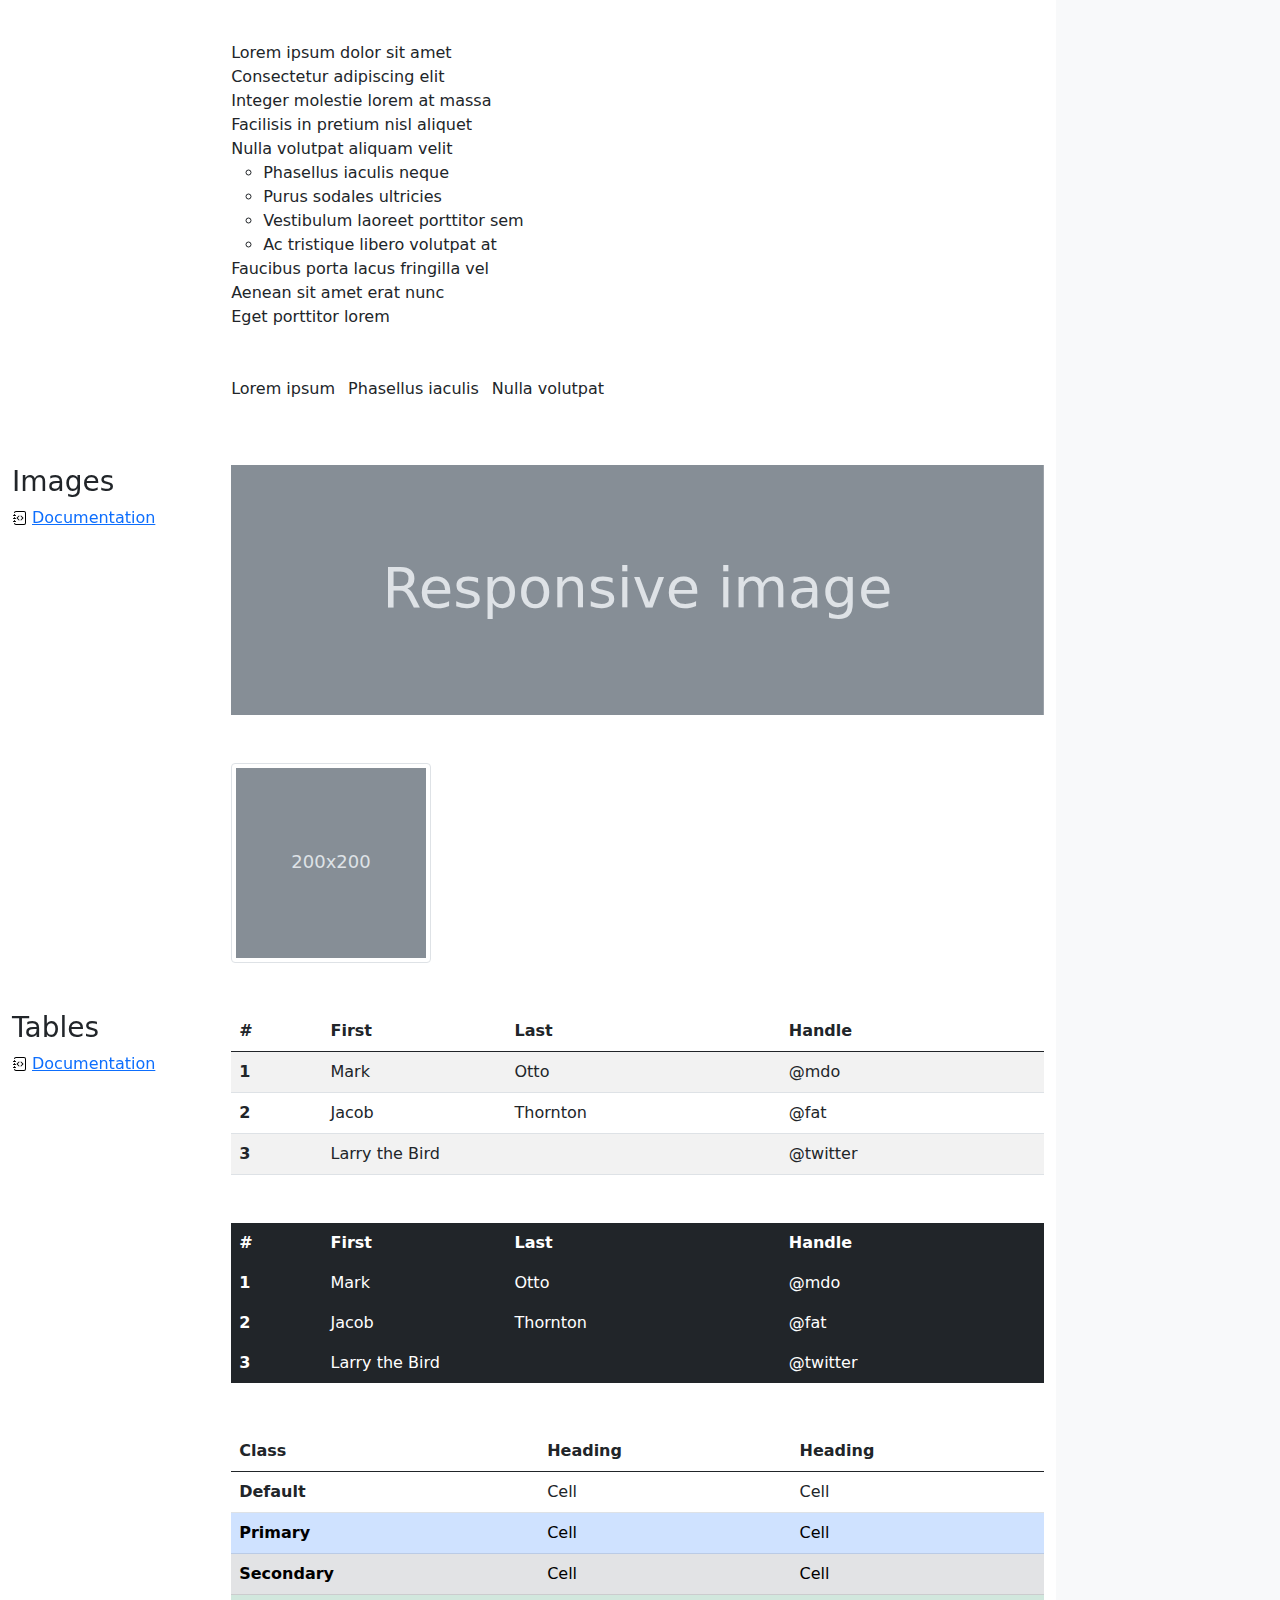
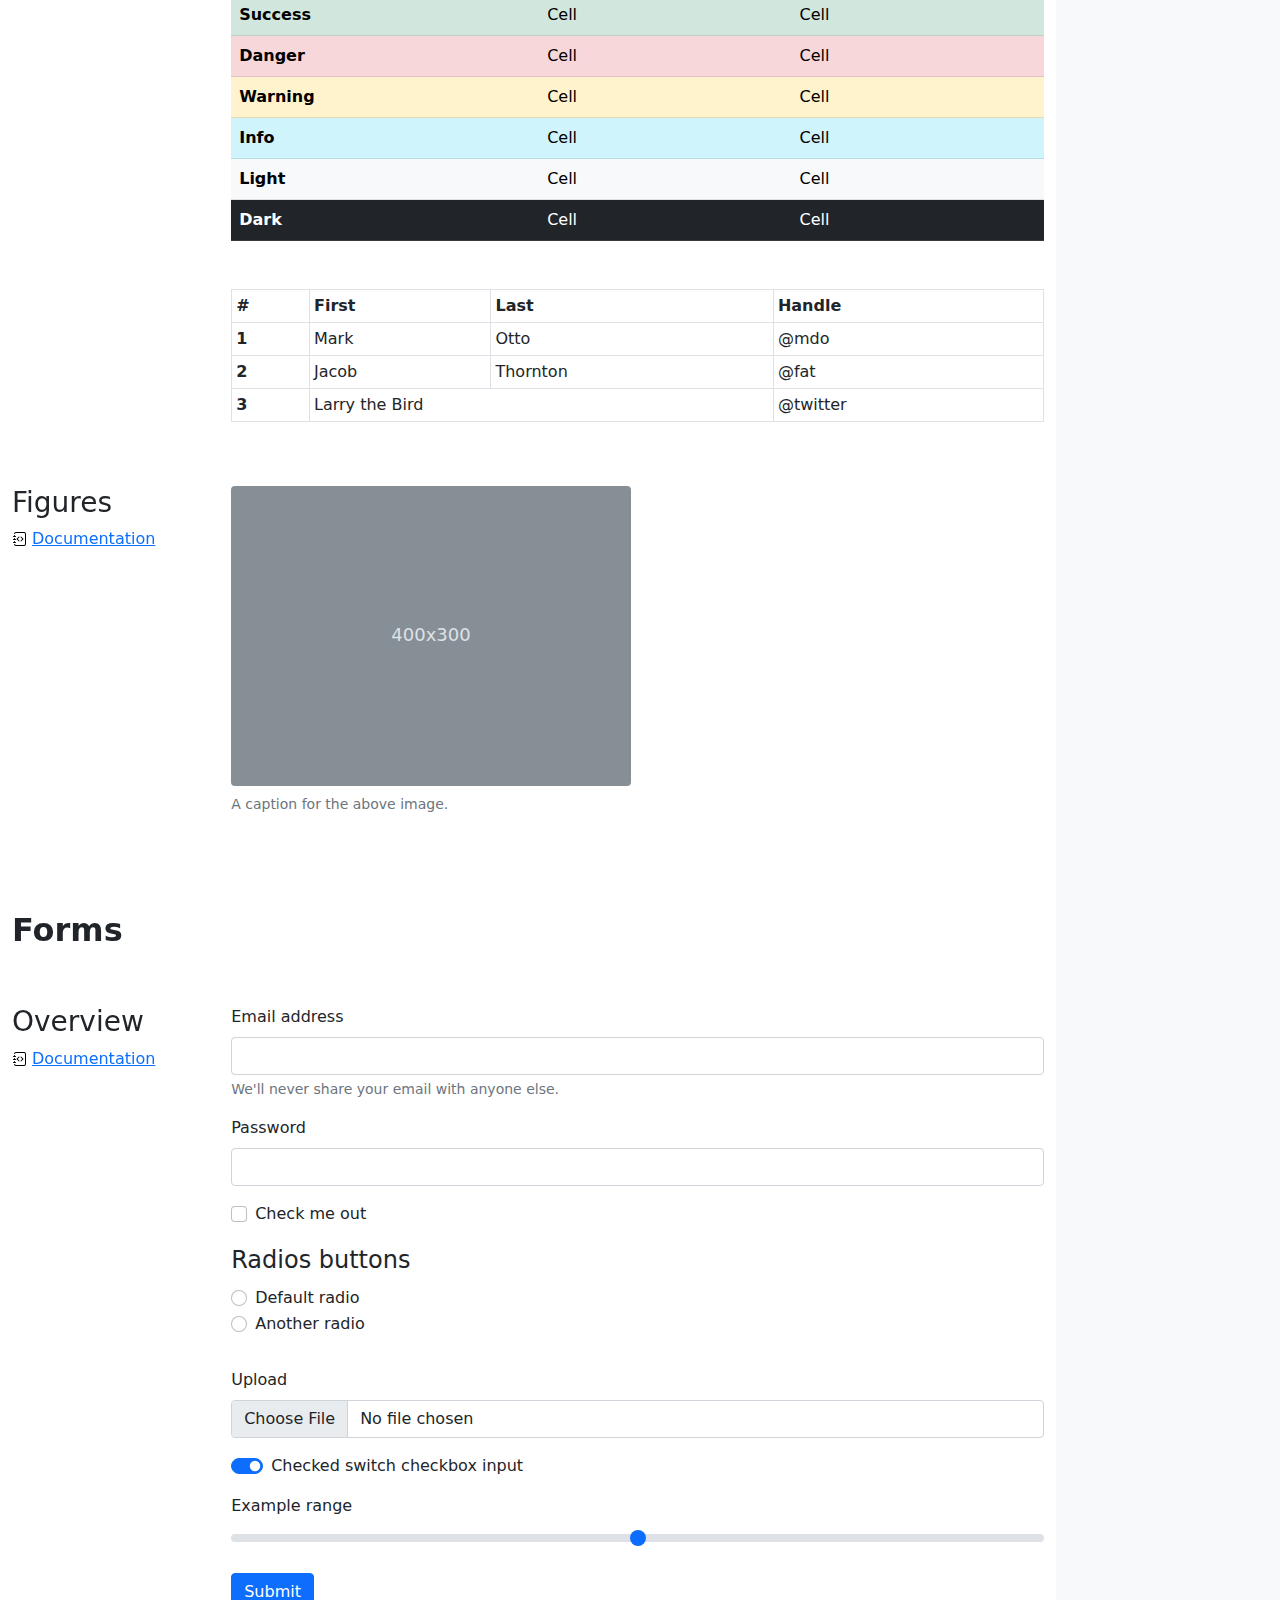
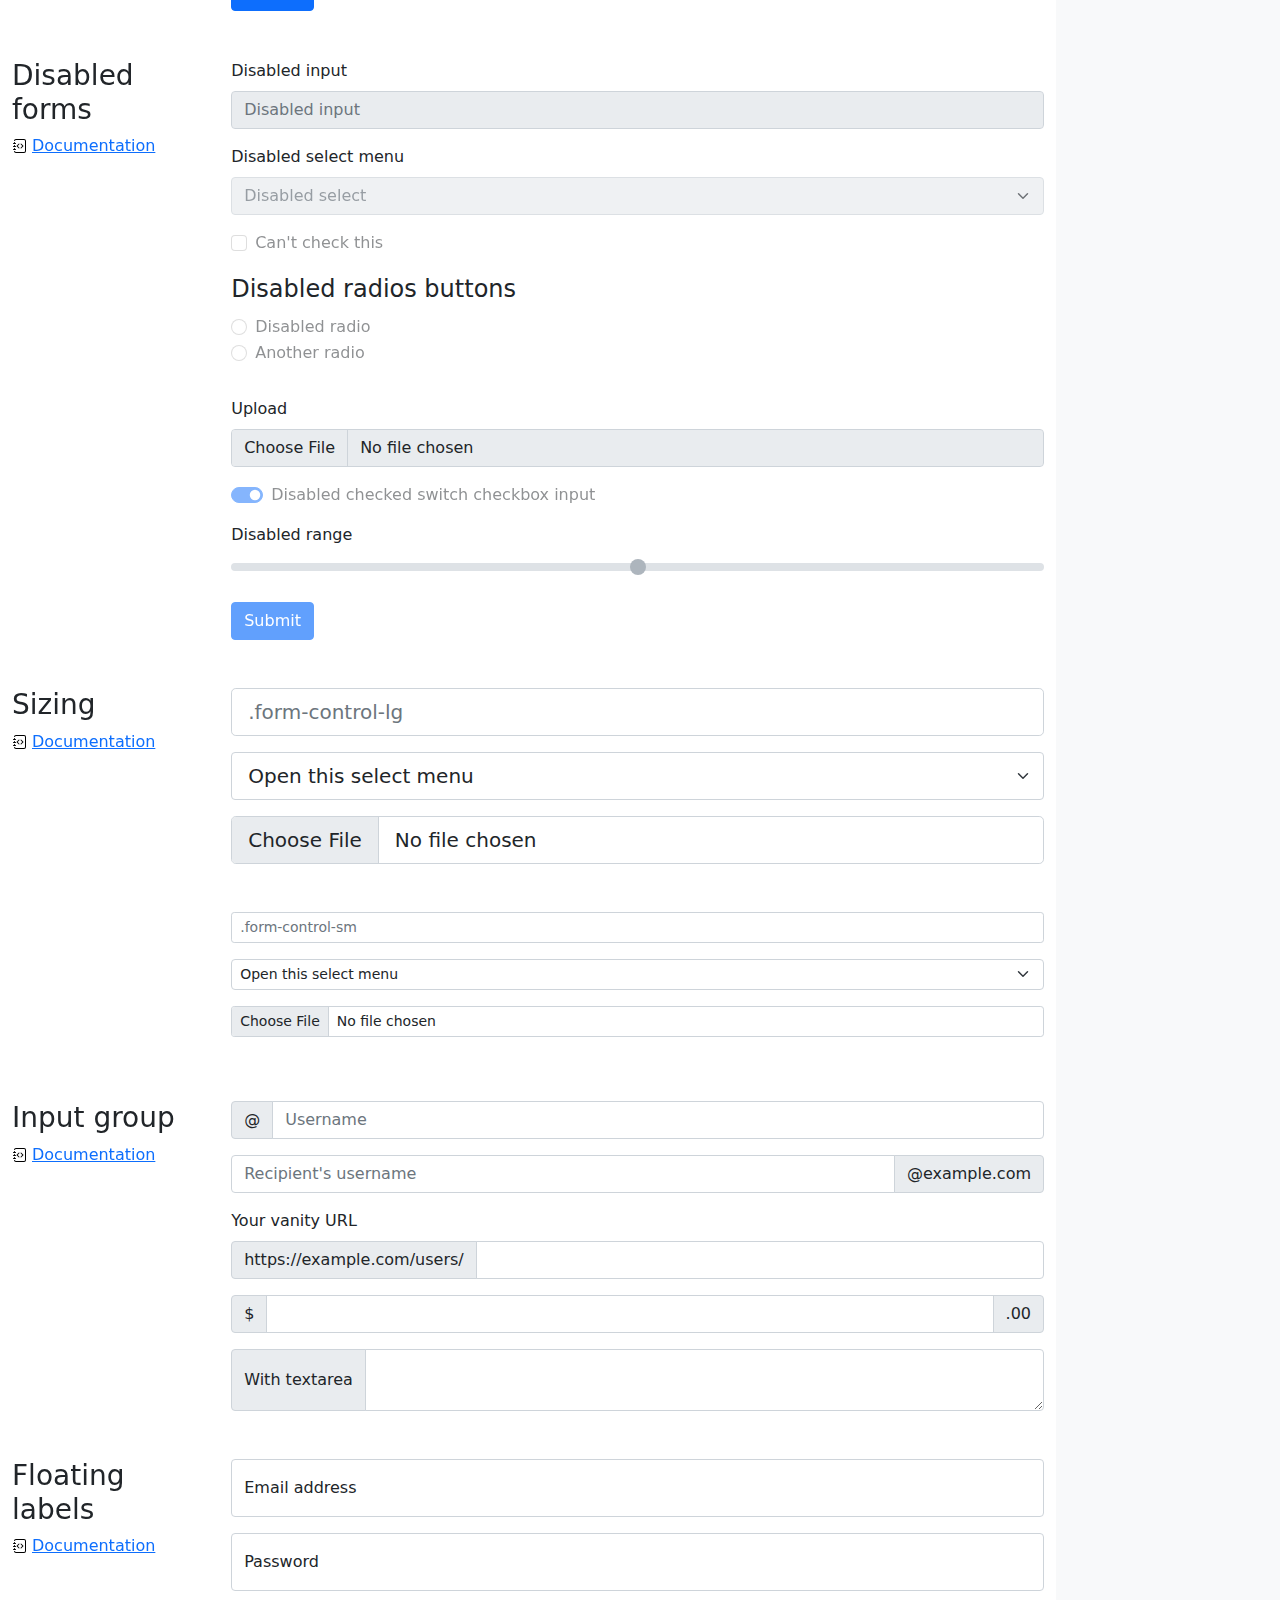
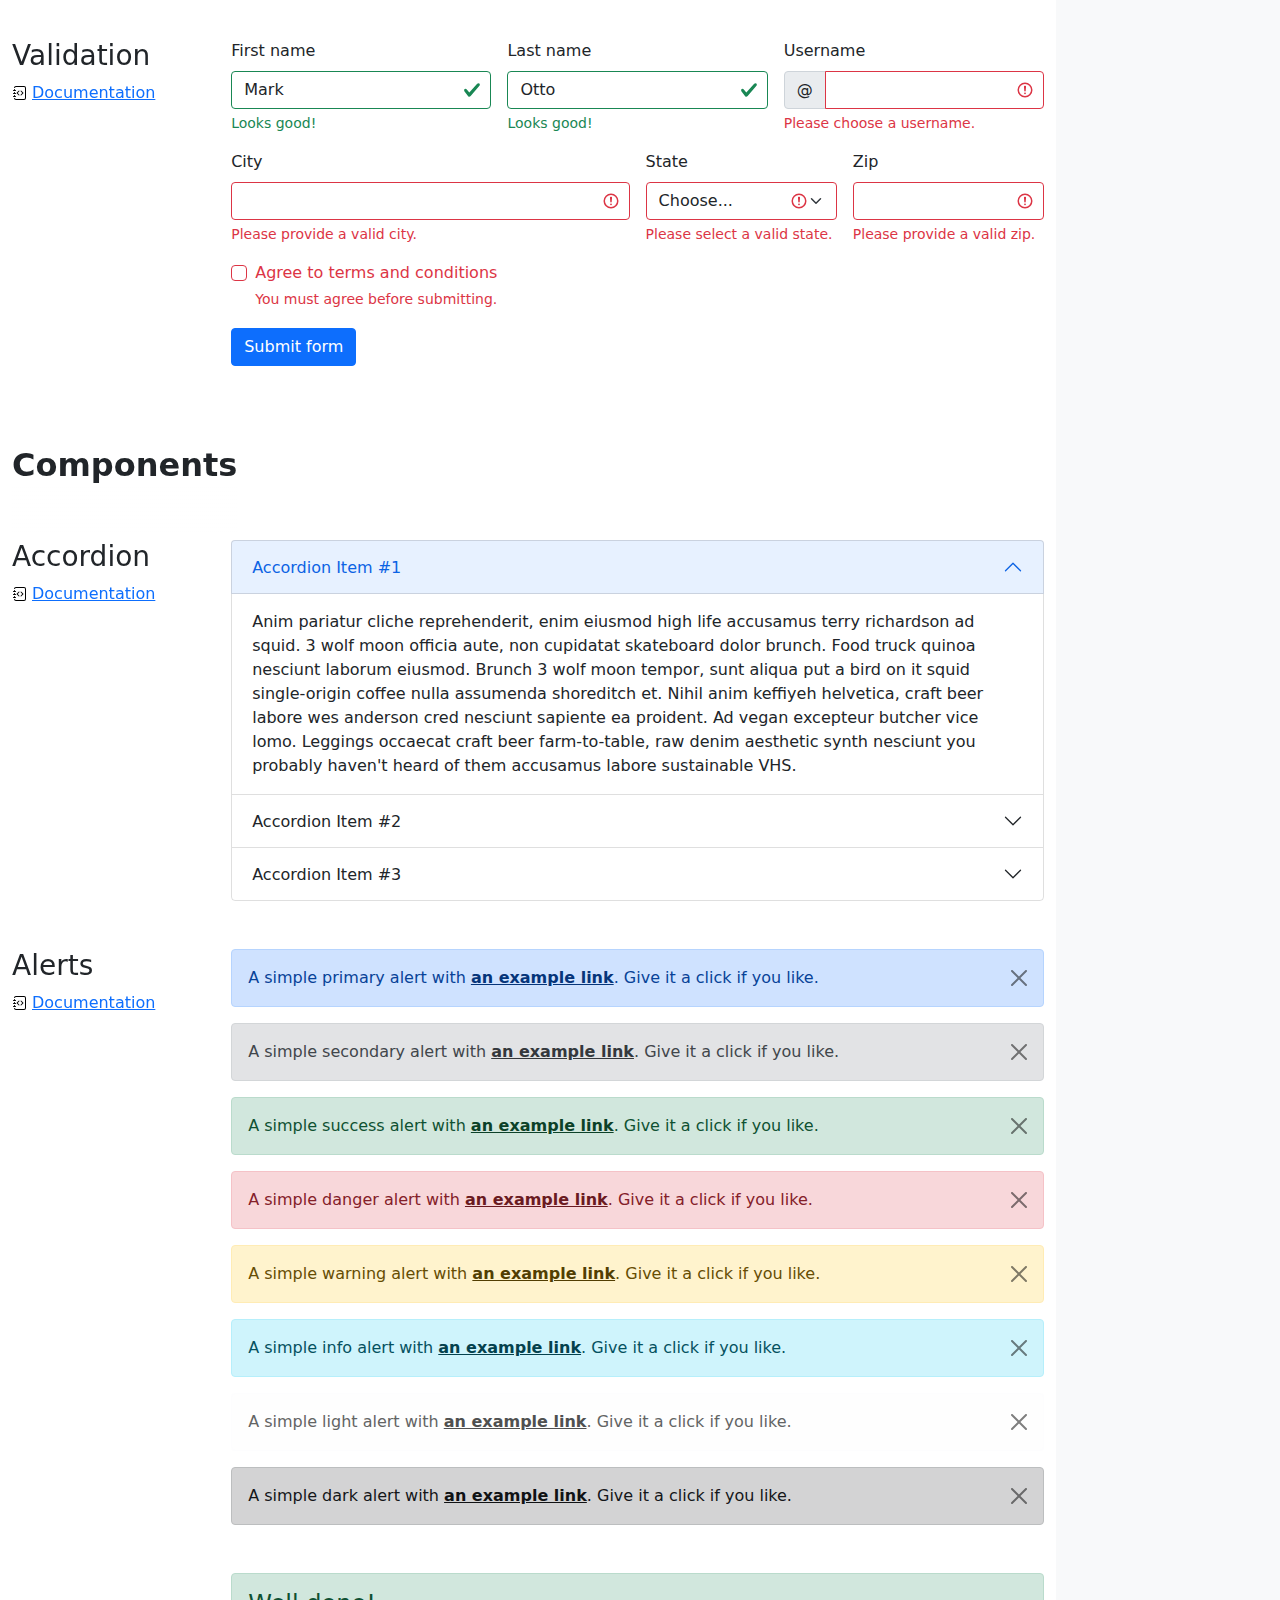
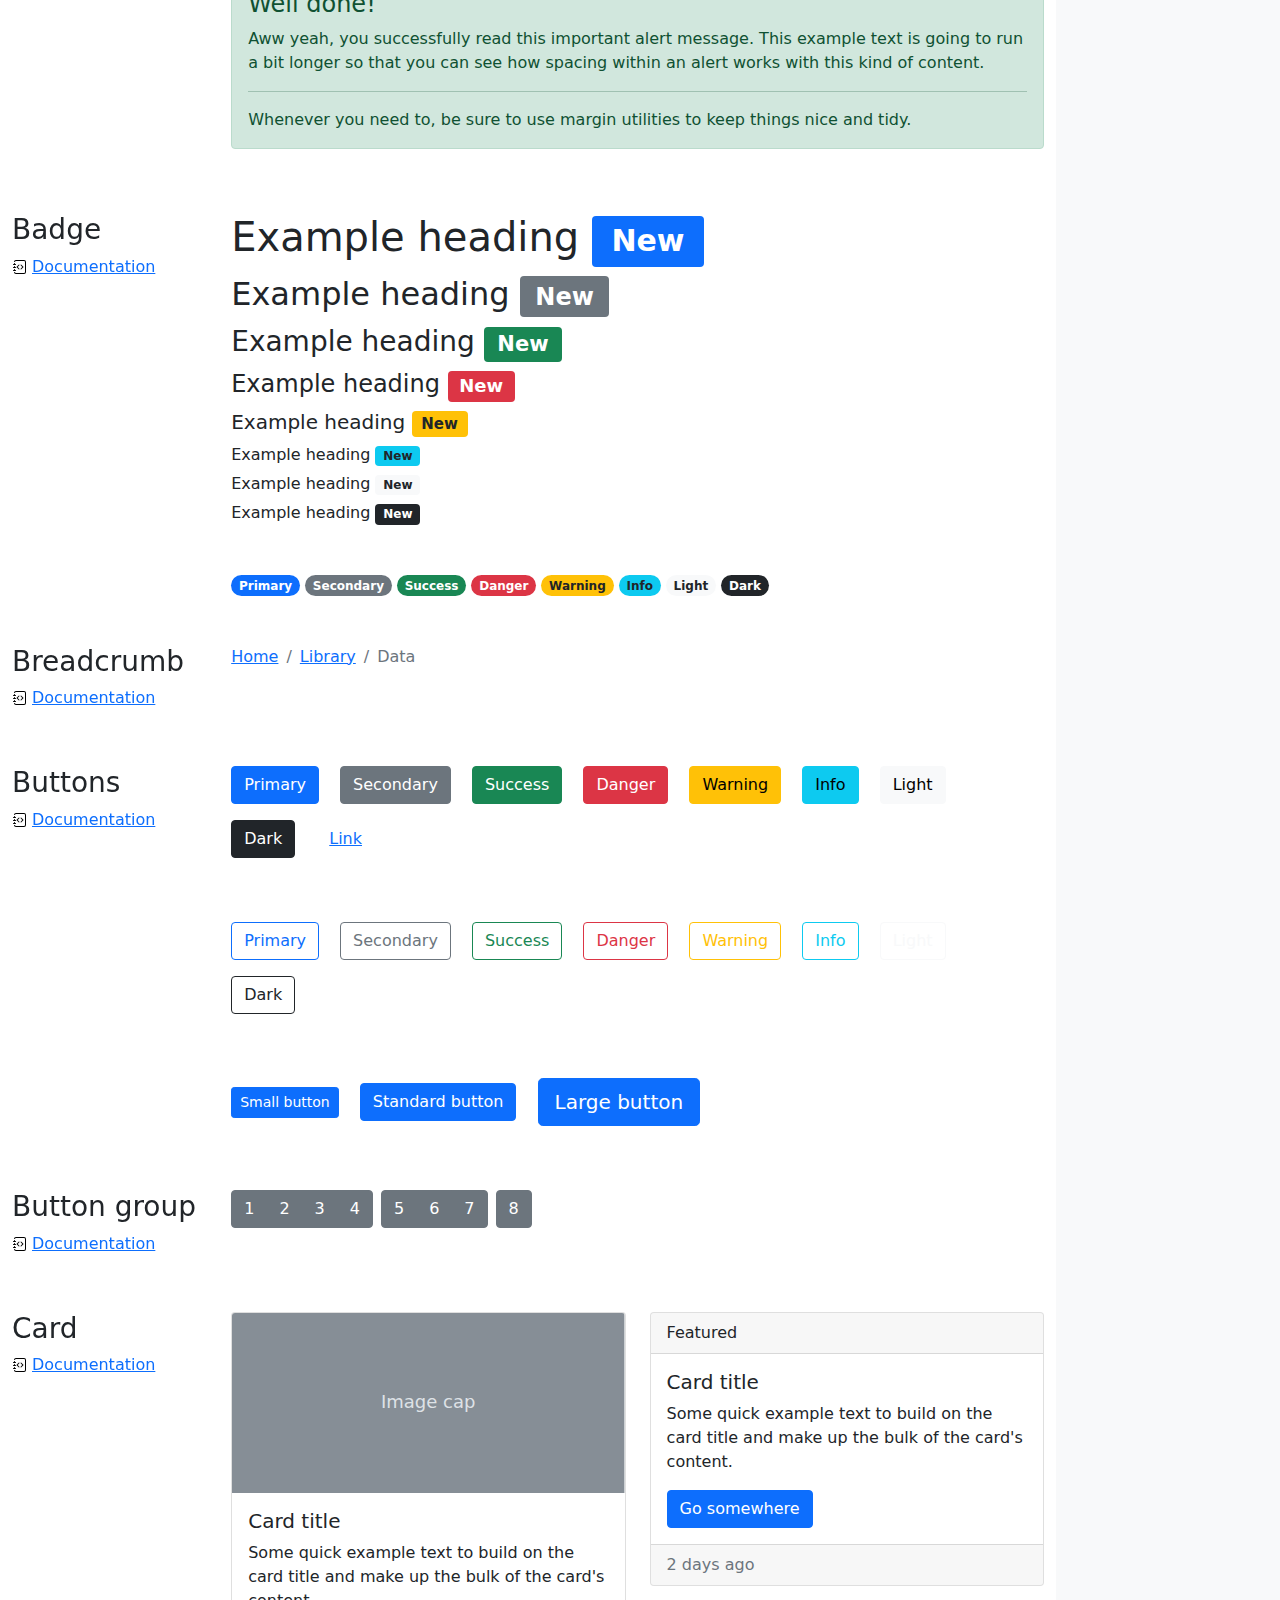
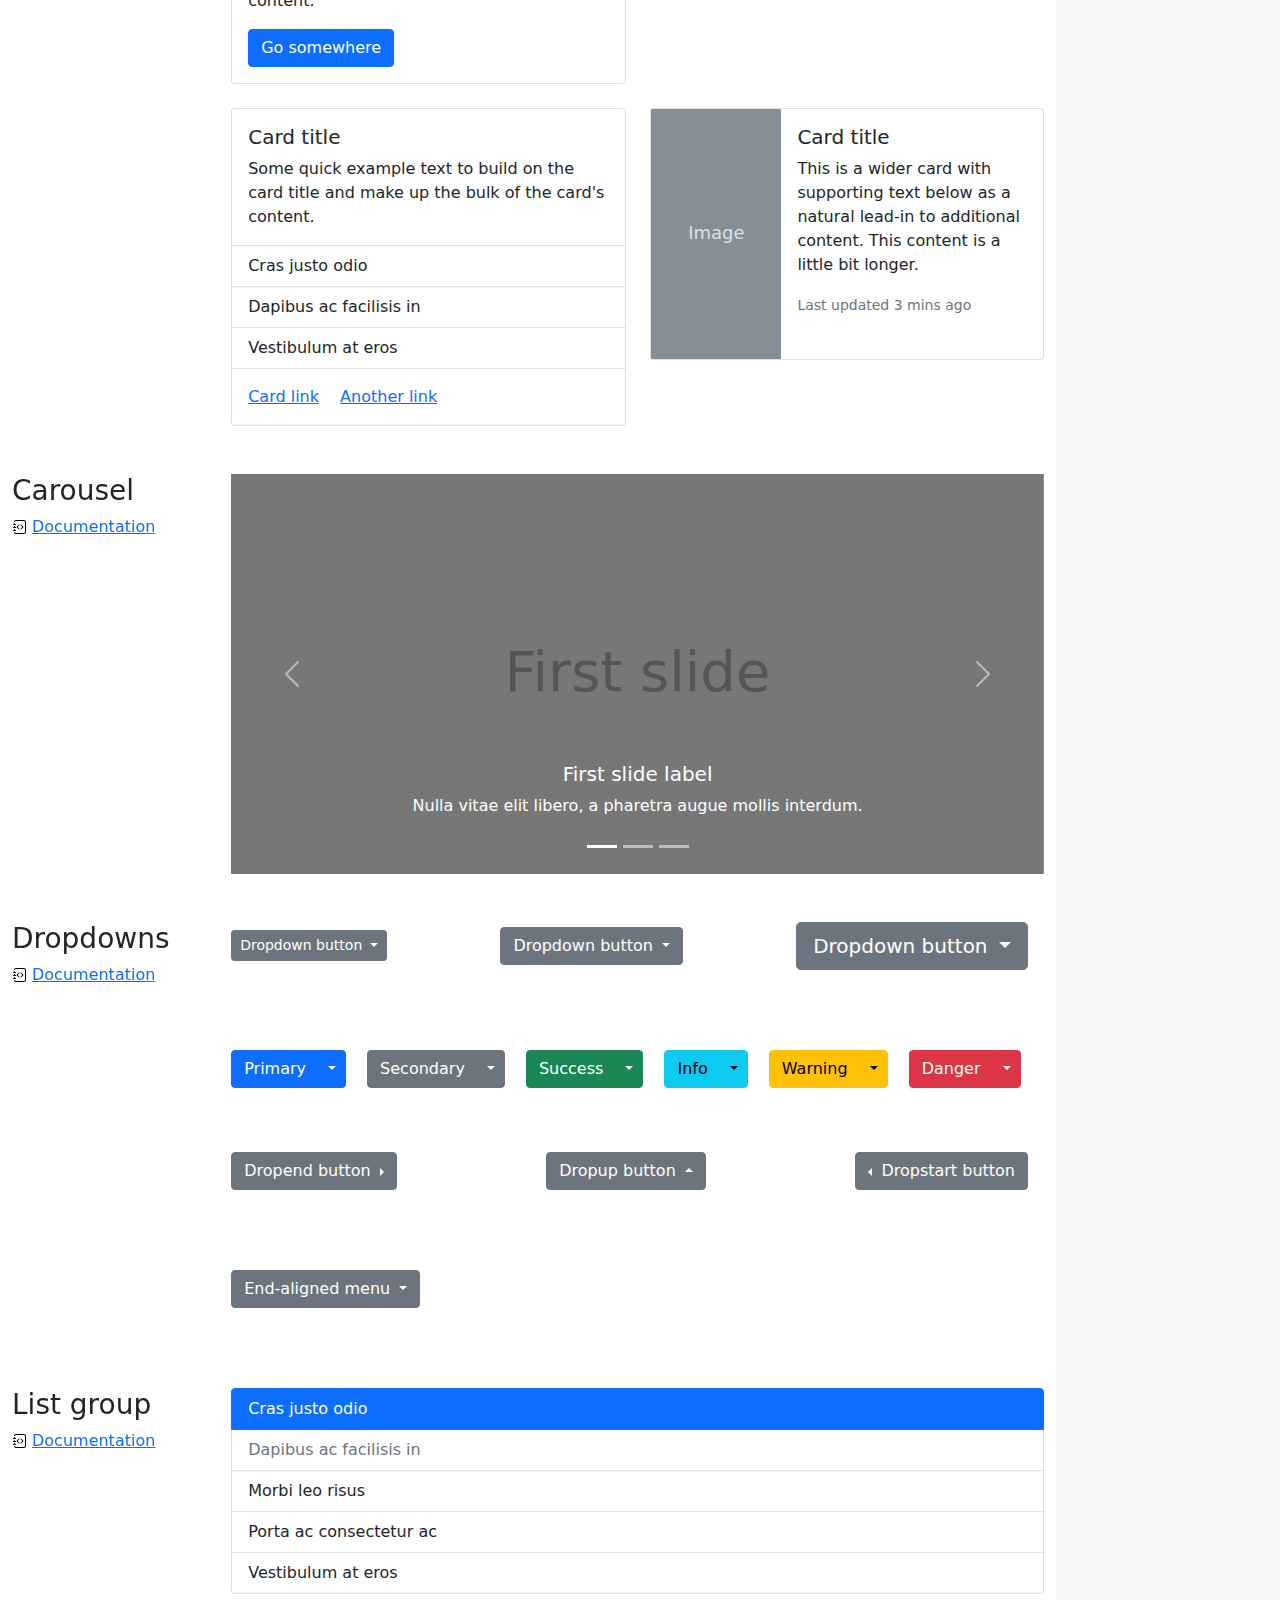
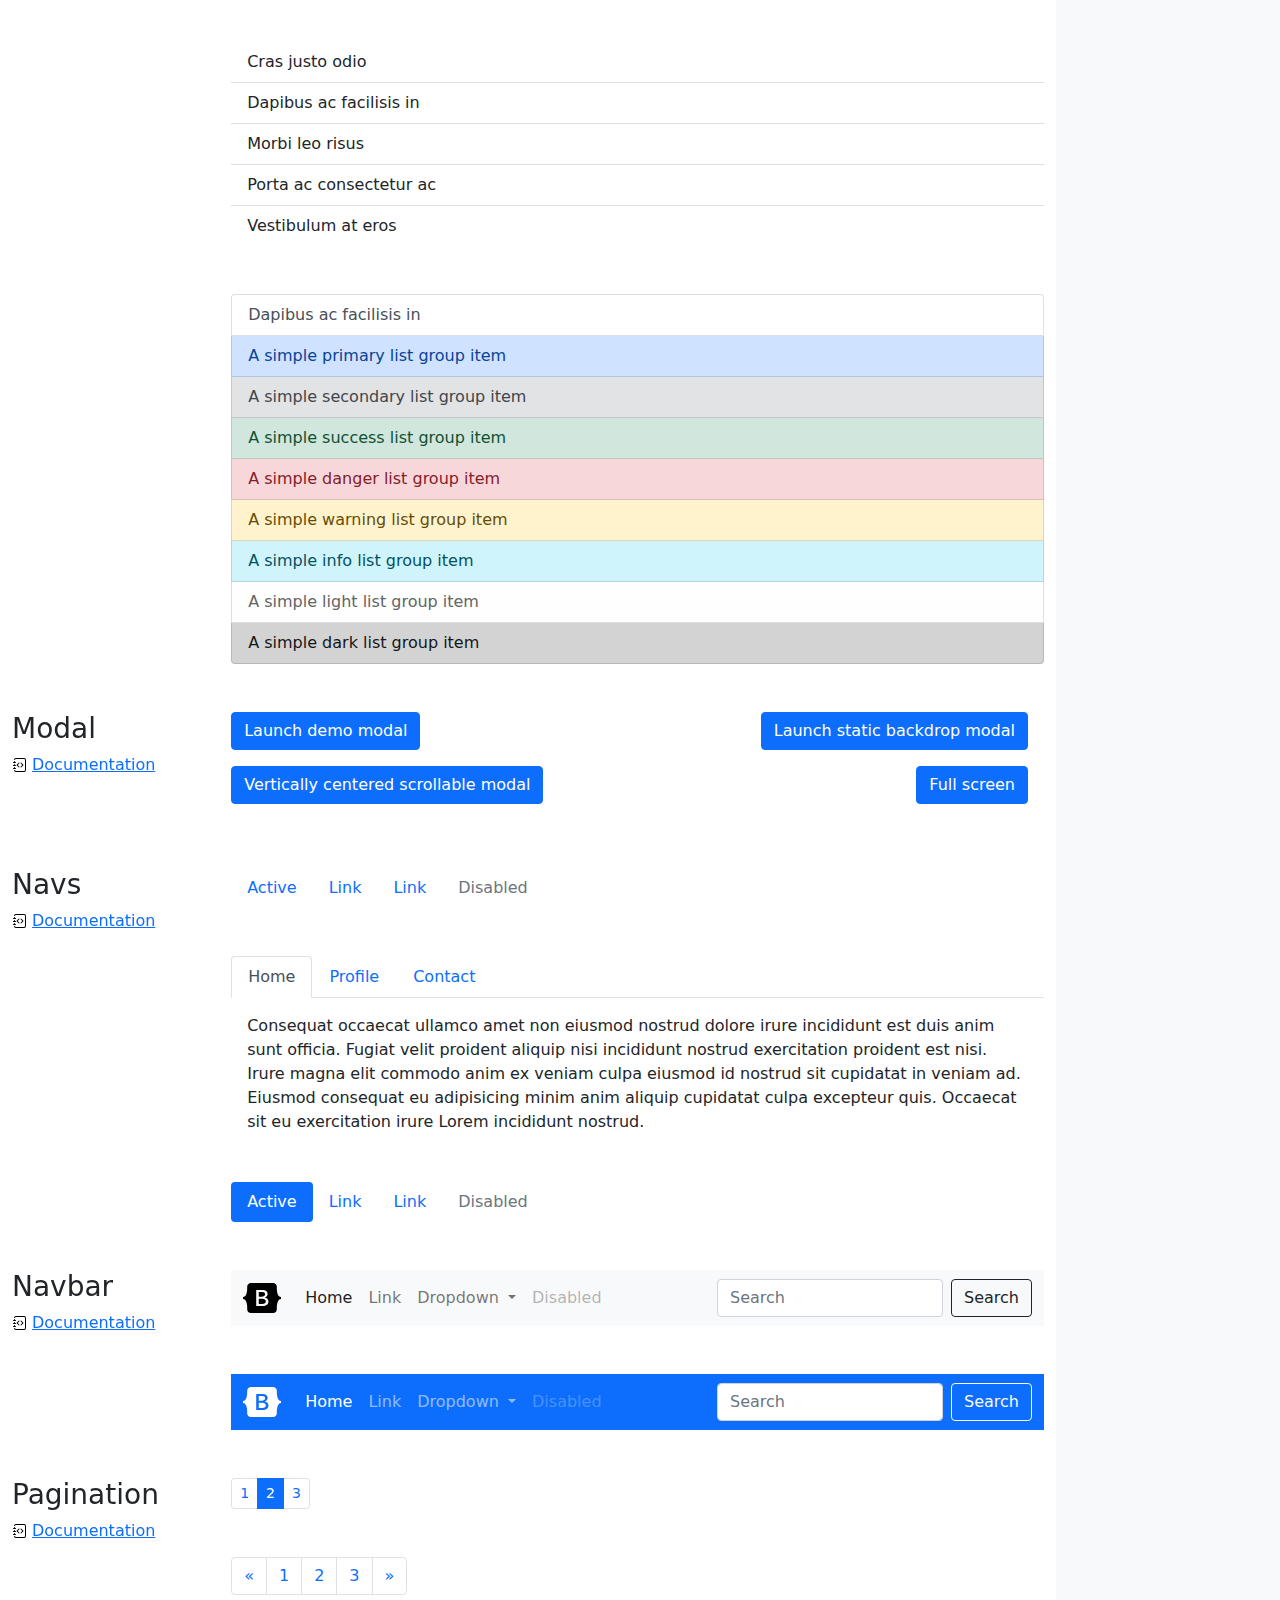
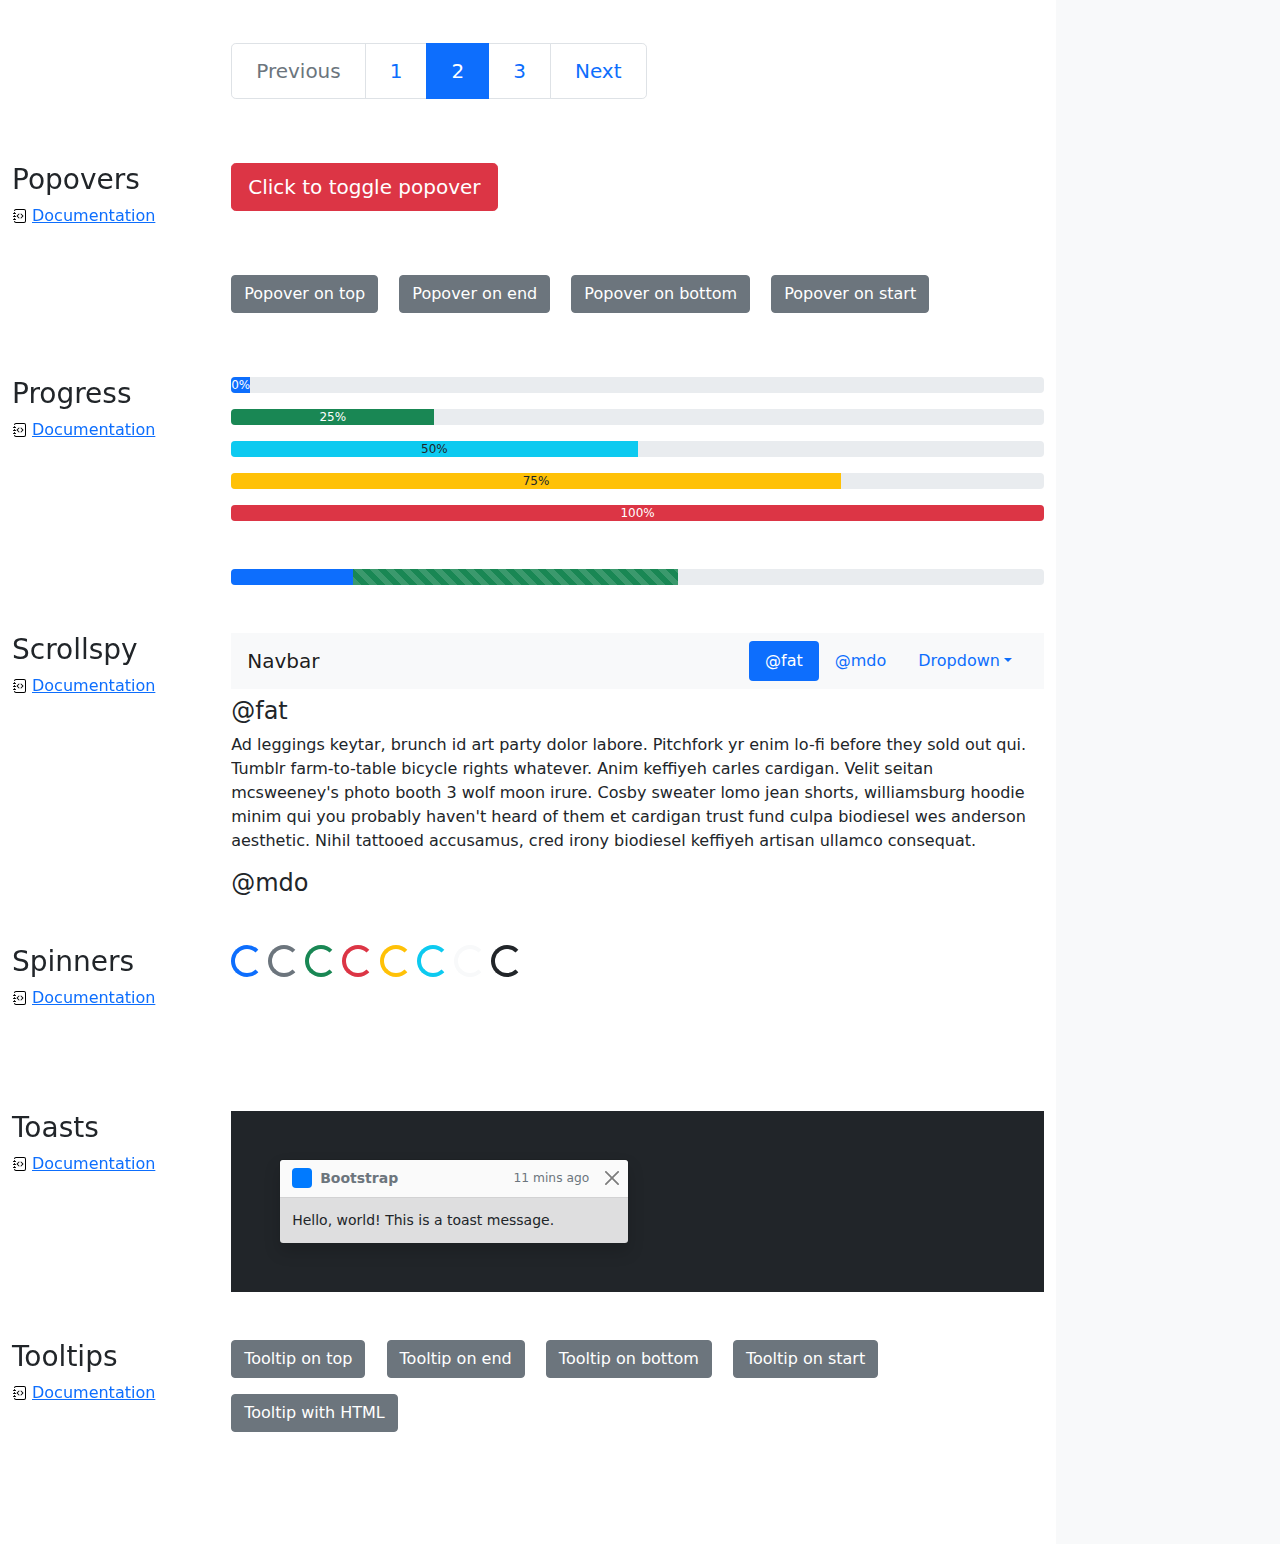
<file: bootstrap-5.0.0-beta1-examples/cheatsheet/index.html>
<!doctype html>
<html lang="en">
  <head>
    <meta charset="utf-8">
    <meta name="viewport" content="width=device-width, initial-scale=1">
    <meta name="description" content="">
    <meta name="author" content="Mark Otto, Jacob Thornton, and Bootstrap contributors">
    <meta name="generator" content="Hugo 0.79.0">
    <title>Cheatsheet · Bootstrap v5.0</title>

    <link rel="canonical" href="https://getbootstrap.com/docs/5.0/examples/cheatsheet/">

    

    <!-- Bootstrap core CSS -->
<link href="../assets/dist/css/bootstrap.min.css" rel="stylesheet">

    <style>
      .bd-placeholder-img {
        font-size: 1.125rem;
        text-anchor: middle;
        -webkit-user-select: none;
        -moz-user-select: none;
        user-select: none;
      }

      @media (min-width: 768px) {
        .bd-placeholder-img-lg {
          font-size: 3.5rem;
        }
      }
    </style>

    
    <!-- Custom styles for this template -->
    <link href="cheatsheet.css" rel="stylesheet">
  </head>
  <body class="bg-light">
    
<header class="bd-header bg-dark py-3 d-flex align-items-stretch border-bottom border-dark">
  <div class="container-fluid d-flex align-items-center">
    <h1 class="d-flex align-items-center fs-4 text-white mb-0">
      <img src="../assets/brand/bootstrap-logo-white.svg" width="38" height="30" class="me-3" alt="Bootstrap">
      Cheatsheet
    </h1>
    <a href="../examples/cheatsheet-rtl/" class="ms-auto link-light" hreflang="ar">RTL cheatsheet</a>
  </div>
</header>
<aside class="bd-aside sticky-xl-top text-muted align-self-start mb-3 mb-xl-5 px-2">
  <h2 class="h6 pt-4 pb-3 mb-4 border-bottom">On this page</h2>
  <nav class="small" id="toc">
    <ul class="list-unstyled">
      <li class="my-2">
        <button class="btn d-inline-flex align-items-center collapsed" data-bs-toggle="collapse" aria-expanded="false" data-bs-target="#contents-collapse" aria-controls="contents-collapse">Contents</button>
        <ul class="list-unstyled ps-3 collapse" id="contents-collapse">
          <li><a class="d-inline-flex align-items-center rounded" href="#typography">Typography</a></li>
          <li><a class="d-inline-flex align-items-center rounded" href="#images">Images</a></li>
          <li><a class="d-inline-flex align-items-center rounded" href="#tables">Tables</a></li>
          <li><a class="d-inline-flex align-items-center rounded" href="#figures">Figures</a></li>
        </ul>
      </li>
      <li class="my-2">
        <button class="btn d-inline-flex align-items-center collapsed" data-bs-toggle="collapse" aria-expanded="false" data-bs-target="#forms-collapse" aria-controls="forms-collapse">Forms</button>
        <ul class="list-unstyled ps-3 collapse" id="forms-collapse">
          <li><a class="d-inline-flex align-items-center rounded" href="#overview">Overview</a></li>
          <li><a class="d-inline-flex align-items-center rounded" href="#disabled-forms">Disabled forms</a></li>
          <li><a class="d-inline-flex align-items-center rounded" href="#sizing">Sizing</a></li>
          <li><a class="d-inline-flex align-items-center rounded" href="#input-group">Input group</a></li>
          <li><a class="d-inline-flex align-items-center rounded" href="#floating-labels">Floating labels</a></li>
          <li><a class="d-inline-flex align-items-center rounded" href="#validation">Validation</a></li>
        </ul>
      </li>
      <li class="my-2">
        <button class="btn d-inline-flex align-items-center collapsed" data-bs-toggle="collapse" aria-expanded="false" data-bs-target="#components-collapse" aria-controls="components-collapse">Components</button>
        <ul class="list-unstyled ps-3 collapse" id="components-collapse">
          <li><a class="d-inline-flex align-items-center rounded" href="#accordion">Accordion</a></li>
          <li><a class="d-inline-flex align-items-center rounded" href="#alerts">Alerts</a></li>
          <li><a class="d-inline-flex align-items-center rounded" href="#badge">Badge</a></li>
          <li><a class="d-inline-flex align-items-center rounded" href="#breadcrumb">Breadcrumb</a></li>
          <li><a class="d-inline-flex align-items-center rounded" href="#buttons">Buttons</a></li>
          <li><a class="d-inline-flex align-items-center rounded" href="#button-group">Button group</a></li>
          <li><a class="d-inline-flex align-items-center rounded" href="#card">Card</a></li>
          <li><a class="d-inline-flex align-items-center rounded" href="#carousel">Carousel</a></li>
          <li><a class="d-inline-flex align-items-center rounded" href="#dropdowns">Dropdowns</a></li>
          <li><a class="d-inline-flex align-items-center rounded" href="#list-group">List group</a></li>
          <li><a class="d-inline-flex align-items-center rounded" href="#modal">Modal</a></li>
          <li><a class="d-inline-flex align-items-center rounded" href="#navs">Navs</a></li>
          <li><a class="d-inline-flex align-items-center rounded" href="#navbar">Navbar</a></li>
          <li><a class="d-inline-flex align-items-center rounded" href="#pagination">Pagination</a></li>
          <li><a class="d-inline-flex align-items-center rounded" href="#popovers">Popovers</a></li>
          <li><a class="d-inline-flex align-items-center rounded" href="#progress">Progress</a></li>
          <li><a class="d-inline-flex align-items-center rounded" href="#scrollspy">Scrollspy</a></li>
          <li><a class="d-inline-flex align-items-center rounded" href="#spinners">Spinners</a></li>
          <li><a class="d-inline-flex align-items-center rounded" href="#toasts">Toasts</a></li>
          <li><a class="d-inline-flex align-items-center rounded" href="#tooltips">Tooltips</a></li>
        </ul>
      </li>
    </ul>
  </nav>
</aside>
<div class="bd-cheatsheet container-fluid bg-white">
  <section id="content">
    <h2 class="sticky-xl-top fw-bold pt-3 pt-xl-5 pb-2 pb-xl-3">Contents</h2>

    <article class="my-3" id="typography">
      <div class="bd-heading sticky-xl-top align-self-start mt-5 mb-3 mt-xl-0 mb-xl-2">
        <h3>Typography</h3>
        <a class="d-flex align-items-center" href="../content/typography/">Documentation</a>
      </div>

      <div>
        <div class="bd-example">
        <p class="display-1">Display 1</p>
        <p class="display-2">Display 2</p>
        <p class="display-3 ">Display 3</p>
        <p class="display-4">Display 4</p>
        <p class="display-5">Display 5</p>
        <p class="display-6">Display 6</p>
        </div>

        <div class="bd-example">
        <p class="h1">Heading 1</p>
        <p class="h2">Heading 2</p>
        <p class="h3">Heading 3</p>
        <p class="h4">Heading 4</p>
        <p class="h5">Heading 5</p>
        <p class="h6">Heading 6</p>
        </div>

        <div class="bd-example">
        <p class="lead">
          Vivamus sagittis lacus vel augue laoreet rutrum faucibus dolor auctor. Duis mollis, est non commodo luctus.
        </p>
        </div>

        <div class="bd-example">
        <p>You can use the mark tag to <mark>highlight</mark> text.</p>
        <p><del>This line of text is meant to be treated as deleted text.</del></p>
        <p><s>This line of text is meant to be treated as no longer accurate.</s></p>
        <p><ins>This line of text is meant to be treated as an addition to the document.</ins></p>
        <p><u>This line of text will render as underlined.</u></p>
        <p><small>This line of text is meant to be treated as fine print.</small></p>
        <p><strong>This line rendered as bold text.</strong></p>
        <p><em>This line rendered as italicized text.</em></p>
        </div>

        <div class="bd-example">
        <blockquote class="blockquote">
          <p>Lorem ipsum dolor sit amet, consectetur adipiscing elit. Integer posuere erat a ante.</p>
          <footer class="blockquote-footer">Someone famous in <cite title="Source Title">Source Title</cite></footer>
        </blockquote>
        </div>

        <div class="bd-example">
        <ul class="list-unstyled">
          <li>Lorem ipsum dolor sit amet</li>
          <li>Consectetur adipiscing elit</li>
          <li>Integer molestie lorem at massa</li>
          <li>Facilisis in pretium nisl aliquet</li>
          <li>Nulla volutpat aliquam velit
            <ul>
              <li>Phasellus iaculis neque</li>
              <li>Purus sodales ultricies</li>
              <li>Vestibulum laoreet porttitor sem</li>
              <li>Ac tristique libero volutpat at</li>
            </ul>
          </li>
          <li>Faucibus porta lacus fringilla vel</li>
          <li>Aenean sit amet erat nunc</li>
          <li>Eget porttitor lorem</li>
        </ul>
        </div>

        <div class="bd-example">
        <ul class="list-inline">
          <li class="list-inline-item">Lorem ipsum</li>
          <li class="list-inline-item">Phasellus iaculis</li>
          <li class="list-inline-item">Nulla volutpat</li>
        </ul>
        </div>
      </div>
    </article>
    <article class="my-3" id="images">
      <div class="bd-heading sticky-xl-top align-self-start mt-5 mb-3 mt-xl-0 mb-xl-2">
        <h3>Images</h3>
        <a class="d-flex align-items-center" href="../content/images/">Documentation</a>
      </div>

      <div>
        <div class="bd-example">
        <svg class="bd-placeholder-img bd-placeholder-img-lg img-fluid" width="100%" height="250" xmlns="http://www.w3.org/2000/svg" role="img" aria-label="Placeholder: Responsive image" preserveAspectRatio="xMidYMid slice" focusable="false"><title>Placeholder</title><rect width="100%" height="100%" fill="#868e96"/><text x="50%" y="50%" fill="#dee2e6" dy=".3em">Responsive image</text></svg>

        </div>

        <div class="bd-example">
        <svg class="bd-placeholder-img img-thumbnail" width="200" height="200" xmlns="http://www.w3.org/2000/svg" role="img" aria-label="A generic square placeholder image with a white border around it, making it resemble a photograph taken with an old instant camera: 200x200" preserveAspectRatio="xMidYMid slice" focusable="false"><title>A generic square placeholder image with a white border around it, making it resemble a photograph taken with an old instant camera</title><rect width="100%" height="100%" fill="#868e96"/><text x="50%" y="50%" fill="#dee2e6" dy=".3em">200x200</text></svg>

        </div>
      </div>
    </article>
    <article class="my-3" id="tables">
      <div class="bd-heading sticky-xl-top align-self-start mt-5 mb-3 mt-xl-0 mb-xl-2">
        <h3>Tables</h3>
        <a class="d-flex align-items-center" href="../content/tables/">Documentation</a>
      </div>

      <div>
        <div class="bd-example">
        <table class="table table-striped">
          <thead>
          <tr>
            <th scope="col">#</th>
            <th scope="col">First</th>
            <th scope="col">Last</th>
            <th scope="col">Handle</th>
          </tr>
          </thead>
          <tbody>
          <tr>
            <th scope="row">1</th>
            <td>Mark</td>
            <td>Otto</td>
            <td>@mdo</td>
          </tr>
          <tr>
            <th scope="row">2</th>
            <td>Jacob</td>
            <td>Thornton</td>
            <td>@fat</td>
          </tr>
          <tr>
            <th scope="row">3</th>
            <td colspan="2">Larry the Bird</td>
            <td>@twitter</td>
          </tr>
          </tbody>
        </table>
        </div>

        <div class="bd-example">
        <table class="table table-dark table-borderless">
          <thead>
          <tr>
            <th scope="col">#</th>
            <th scope="col">First</th>
            <th scope="col">Last</th>
            <th scope="col">Handle</th>
          </tr>
          </thead>
          <tbody>
          <tr>
            <th scope="row">1</th>
            <td>Mark</td>
            <td>Otto</td>
            <td>@mdo</td>
          </tr>
          <tr>
            <th scope="row">2</th>
            <td>Jacob</td>
            <td>Thornton</td>
            <td>@fat</td>
          </tr>
          <tr>
            <th scope="row">3</th>
            <td colspan="2">Larry the Bird</td>
            <td>@twitter</td>
          </tr>
          </tbody>
        </table>
        </div>

        <div class="bd-example">
        <table class="table table-hover">
          <thead>
          <tr>
            <th scope="col">Class</th>
            <th scope="col">Heading</th>
            <th scope="col">Heading</th>
          </tr>
          </thead>
          <tbody>
          <tr>
            <th scope="row">Default</th>
            <td>Cell</td>
            <td>Cell</td>
          </tr>
          
          <tr class="table-primary">
            <th scope="row">Primary</th>
            <td>Cell</td>
            <td>Cell</td>
          </tr>
          <tr class="table-secondary">
            <th scope="row">Secondary</th>
            <td>Cell</td>
            <td>Cell</td>
          </tr>
          <tr class="table-success">
            <th scope="row">Success</th>
            <td>Cell</td>
            <td>Cell</td>
          </tr>
          <tr class="table-danger">
            <th scope="row">Danger</th>
            <td>Cell</td>
            <td>Cell</td>
          </tr>
          <tr class="table-warning">
            <th scope="row">Warning</th>
            <td>Cell</td>
            <td>Cell</td>
          </tr>
          <tr class="table-info">
            <th scope="row">Info</th>
            <td>Cell</td>
            <td>Cell</td>
          </tr>
          <tr class="table-light">
            <th scope="row">Light</th>
            <td>Cell</td>
            <td>Cell</td>
          </tr>
          <tr class="table-dark">
            <th scope="row">Dark</th>
            <td>Cell</td>
            <td>Cell</td>
          </tr>
          </tbody>
        </table>
        </div>

        <div class="bd-example">
        <table class="table table-sm table-bordered">
          <thead>
          <tr>
            <th scope="col">#</th>
            <th scope="col">First</th>
            <th scope="col">Last</th>
            <th scope="col">Handle</th>
          </tr>
          </thead>
          <tbody>
          <tr>
            <th scope="row">1</th>
            <td>Mark</td>
            <td>Otto</td>
            <td>@mdo</td>
          </tr>
          <tr>
            <th scope="row">2</th>
            <td>Jacob</td>
            <td>Thornton</td>
            <td>@fat</td>
          </tr>
          <tr>
            <th scope="row">3</th>
            <td colspan="2">Larry the Bird</td>
            <td>@twitter</td>
          </tr>
          </tbody>
        </table>
        </div>
      </div>
    </article>
    <article class="my-3" id="figures">
      <div class="bd-heading sticky-xl-top align-self-start mt-5 mb-3 mt-xl-0 mb-xl-2">
        <h3>Figures</h3>
        <a class="d-flex align-items-center" href="../content/figures/">Documentation</a>
      </div>

      <div>
        <div class="bd-example">
        <figure class="figure">
          <svg class="bd-placeholder-img figure-img img-fluid rounded" width="400" height="300" xmlns="http://www.w3.org/2000/svg" role="img" aria-label="Placeholder: 400x300" preserveAspectRatio="xMidYMid slice" focusable="false"><title>Placeholder</title><rect width="100%" height="100%" fill="#868e96"/><text x="50%" y="50%" fill="#dee2e6" dy=".3em">400x300</text></svg>

          <figcaption class="figure-caption">A caption for the above image.</figcaption>
        </figure>
        </div>
      </div>
    </article>
  </section>

  <section id="forms">
    <h2 class="sticky-xl-top fw-bold pt-3 pt-xl-5 pb-2 pb-xl-3">Forms</h2>

    <article class="my-3" id="overview">
      <div class="bd-heading sticky-xl-top align-self-start mt-5 mb-3 mt-xl-0 mb-xl-2">
        <h3>Overview</h3>
        <a class="d-flex align-items-center" href="../forms/overview/">Documentation</a>
      </div>

      <div>
        <div class="bd-example">
        <form>
          <div class="mb-3">
            <label for="exampleInputEmail1" class="form-label">Email address</label>
            <input type="email" class="form-control" id="exampleInputEmail1" aria-describedby="emailHelp">
            <div id="emailHelp" class="form-text">We'll never share your email with anyone else.</div>
          </div>
          <div class="mb-3">
            <label for="exampleInputPassword1" class="form-label">Password</label>
            <input type="password" class="form-control" id="exampleInputPassword1">
          </div>
          <div class="mb-3 form-check">
            <input type="checkbox" class="form-check-input" id="exampleCheck1">
            <label class="form-check-label" for="exampleCheck1">Check me out</label>
          </div>
          <fieldset class="mb-3">
            <legend>Radios buttons</legend>
            <div class="form-check">
              <input type="radio" name="radios" class="form-check-input" id="exampleRadio1">
              <label class="form-check-label" for="exampleRadio1">Default radio</label>
            </div>
            <div class="mb-3 form-check">
              <input type="radio" name="radios" class="form-check-input" id="exampleRadio2">
              <label class="form-check-label" for="exampleRadio2">Another radio</label>
            </div>
          </fieldset>
          <div class="mb-3">
            <label class="form-label" for="customFile">Upload</label>
            <input type="file" class="form-control" id="customFile">
          </div>
          <div class="mb-3 form-check form-switch">
            <input class="form-check-input" type="checkbox" id="flexSwitchCheckChecked" checked>
            <label class="form-check-label" for="flexSwitchCheckChecked">Checked switch checkbox input</label>
          </div>
          <div class="mb-3">
            <label for="customRange3" class="form-label">Example range</label>
            <input type="range" class="form-range" min="0" max="5" step="0.5" id="customRange3">
          </div>
          <button type="submit" class="btn btn-primary">Submit</button>
        </form>
        </div>
      </div>
    </article>
    <article class="my-3" id="disabled-forms">
      <div class="bd-heading sticky-xl-top align-self-start mt-5 mb-3 mt-xl-0 mb-xl-2">
        <h3>Disabled forms</h3>
        <a class="d-flex align-items-center" href="../forms/overview/#disabled-forms">Documentation</a>
      </div>

      <div>
        <div class="bd-example">
        <form>
          <fieldset disabled aria-label="Disabled fieldset example">
            <div class="mb-3">
              <label for="disabledTextInput" class="form-label">Disabled input</label>
              <input type="text" id="disabledTextInput" class="form-control" placeholder="Disabled input">
            </div>
            <div class="mb-3">
              <label for="disabledSelect" class="form-label">Disabled select menu</label>
              <select id="disabledSelect" class="form-select">
                <option>Disabled select</option>
              </select>
            </div>
            <div class="mb-3">
              <div class="form-check">
                <input class="form-check-input" type="checkbox" id="disabledFieldsetCheck" disabled>
                <label class="form-check-label" for="disabledFieldsetCheck">
                  Can't check this
                </label>
              </div>
            </div>
            <fieldset class="mb-3">
              <legend>Disabled radios buttons</legend>
              <div class="form-check">
                <input type="radio" name="radios" class="form-check-input" id="disabledRadio1" disabled>
                <label class="form-check-label" for="disabledRadio1">Disabled radio</label>
              </div>
              <div class="mb-3 form-check">
                <input type="radio" name="radios" class="form-check-input" id="disabledRadio2" disabled>
                <label class="form-check-label" for="disabledRadio2">Another radio</label>
              </div>
            </fieldset>
            <div class="mb-3">
              <label class="form-label" for="disabledCustomFile">Upload</label>
              <input type="file" class="form-control" id="disabledCustomFile" disabled>
            </div>
            <div class="mb-3 form-check form-switch">
              <input class="form-check-input" type="checkbox" id="disabledSwitchCheckChecked" checked disabled>
              <label class="form-check-label" for="disabledSwitchCheckChecked">Disabled checked switch checkbox input</label>
            </div>
            <div class="mb-3">
              <label for="disabledRange" class="form-label">Disabled range</label>
              <input type="range" class="form-range" min="0" max="5" step="0.5" id="disabledRange">
            </div>
            <button type="submit" class="btn btn-primary">Submit</button>
          </fieldset>
        </form>
        </div>
      </div>
    </article>
    <article class="my-3" id="sizing">
      <div class="bd-heading sticky-xl-top align-self-start mt-5 mb-3 mt-xl-0 mb-xl-2">
        <h3>Sizing</h3>
        <a class="d-flex align-items-center" href="../forms/form-control/#sizing">Documentation</a>
      </div>

      <div>
        <div class="bd-example">
        <div class="mb-3">
          <input class="form-control form-control-lg" type="text" placeholder=".form-control-lg" aria-label=".form-control-lg example">
        </div>
        <div class="mb-3">
          <select class="form-select form-select-lg mb-3" aria-label=".form-select-lg example">
            <option selected>Open this select menu</option>
            <option value="1">One</option>
            <option value="2">Two</option>
            <option value="3">Three</option>
          </select>
        </div>
        <div class="mb-3">
          <input type="file" class="form-control form-control-lg" aria-label="Large file input example">
        </div>
        </div>

        <div class="bd-example">
        <div class="mb-3">
          <input class="form-control form-control-sm" type="text" placeholder=".form-control-sm" aria-label=".form-control-sm example">
        </div>
        <div class="mb-3">
          <select class="form-select form-select-sm" aria-label=".form-select-sm example">
            <option selected>Open this select menu</option>
            <option value="1">One</option>
            <option value="2">Two</option>
            <option value="3">Three</option>
          </select>
        </div>
        <div class="mb-3">
          <input type="file" class="form-control form-control-sm" aria-label="Small file input example">
        </div>
        </div>
      </div>
    </article>
    <article class="my-3" id="input-group">
      <div class="bd-heading sticky-xl-top align-self-start mt-5 mb-3 mt-xl-0 mb-xl-2">
        <h3>Input group</h3>
        <a class="d-flex align-items-center" href="../forms/input-group/">Documentation</a>
      </div>

      <div>
        <div class="bd-example">
        <div class="input-group mb-3">
          <span class="input-group-text" id="basic-addon1">@</span>
          <input type="text" class="form-control" placeholder="Username" aria-label="Username" aria-describedby="basic-addon1">
        </div>
        <div class="input-group mb-3">
          <input type="text" class="form-control" placeholder="Recipient's username" aria-label="Recipient's username" aria-describedby="basic-addon2">
          <span class="input-group-text" id="basic-addon2">@example.com</span>
        </div>
        <label for="basic-url" class="form-label">Your vanity URL</label>
        <div class="input-group mb-3">
          <span class="input-group-text" id="basic-addon3">https://example.com/users/</span>
          <input type="text" class="form-control" id="basic-url" aria-describedby="basic-addon3">
        </div>
        <div class="input-group mb-3">
          <span class="input-group-text">$</span>
          <input type="text" class="form-control" aria-label="Amount (to the nearest dollar)">
          <span class="input-group-text">.00</span>
        </div>
        <div class="input-group">
          <span class="input-group-text">With textarea</span>
          <textarea class="form-control" aria-label="With textarea"></textarea>
        </div>
        </div>
      </div>
    </article>
    <article class="my-3" id="floating-labels">
      <div class="bd-heading sticky-xl-top align-self-start mt-5 mb-3 mt-xl-0 mb-xl-2">
        <h3>Floating labels</h3>
        <a class="d-flex align-items-center" href="../forms/floating-labels/">Documentation</a>
      </div>

      <div>
        <div class="bd-example">
        <form>
          <div class="form-floating mb-3">
            <input type="email" class="form-control" id="floatingInput" placeholder="name@example.com">
            <label for="floatingInput">Email address</label>
          </div>
          <div class="form-floating">
            <input type="password" class="form-control" id="floatingPassword" placeholder="Password">
            <label for="floatingPassword">Password</label>
          </div>
        </form>
        </div>
      </div>
    </article>
    <article class="my-3" id="validation">
      <div class="bd-heading sticky-xl-top align-self-start mt-5 mb-3 mt-xl-0 mb-xl-2">
        <h3>Validation</h3>
        <a class="d-flex align-items-center" href="../forms/validation/">Documentation</a>
      </div>

      <div>
        <div class="bd-example">
        <form class="row g-3">
          <div class="col-md-4">
            <label for="validationServer01" class="form-label">First name</label>
            <input type="text" class="form-control is-valid" id="validationServer01" value="Mark" required>
            <div class="valid-feedback">
              Looks good!
            </div>
          </div>
          <div class="col-md-4">
            <label for="validationServer02" class="form-label">Last name</label>
            <input type="text" class="form-control is-valid" id="validationServer02" value="Otto" required>
            <div class="valid-feedback">
              Looks good!
            </div>
          </div>
          <div class="col-md-4">
            <label for="validationServerUsername" class="form-label">Username</label>
            <div class="input-group has-validation">
              <span class="input-group-text" id="inputGroupPrepend3">@</span>
              <input type="text" class="form-control is-invalid" id="validationServerUsername" aria-describedby="inputGroupPrepend3" required>
              <div class="invalid-feedback">
                Please choose a username.
              </div>
            </div>
          </div>
          <div class="col-md-6">
            <label for="validationServer03" class="form-label">City</label>
            <input type="text" class="form-control is-invalid" id="validationServer03" required>
            <div class="invalid-feedback">
              Please provide a valid city.
            </div>
          </div>
          <div class="col-md-3">
            <label for="validationServer04" class="form-label">State</label>
            <select class="form-select is-invalid" id="validationServer04" required>
              <option selected disabled value="">Choose...</option>
              <option>...</option>
            </select>
            <div class="invalid-feedback">
              Please select a valid state.
            </div>
          </div>
          <div class="col-md-3">
            <label for="validationServer05" class="form-label">Zip</label>
            <input type="text" class="form-control is-invalid" id="validationServer05" required>
            <div class="invalid-feedback">
              Please provide a valid zip.
            </div>
          </div>
          <div class="col-12">
            <div class="form-check">
              <input class="form-check-input is-invalid" type="checkbox" value="" id="invalidCheck3" required>
              <label class="form-check-label" for="invalidCheck3">
                Agree to terms and conditions
              </label>
              <div class="invalid-feedback">
                You must agree before submitting.
              </div>
            </div>
          </div>
          <div class="col-12">
            <button class="btn btn-primary" type="submit">Submit form</button>
          </div>
        </form>
        </div>
      </div>
    </article>
  </section>

  <section id="components">
    <h2 class="sticky-xl-top fw-bold pt-3 pt-xl-5 pb-2 pb-xl-3">Components</h2>

    <article class="my-3" id="accordion">
      <div class="bd-heading sticky-xl-top align-self-start mt-5 mb-3 mt-xl-0 mb-xl-2">
        <h3>Accordion</h3>
        <a class="d-flex align-items-center" href="../components/accordion/">Documentation</a>
      </div>

      <div>
        <div class="bd-example">
        <div class="accordion" id="accordionExample">
          <div class="accordion-item">
            <h4 class="accordion-header" id="headingOne">
              <button class="accordion-button" type="button" data-bs-toggle="collapse" data-bs-target="#collapseOne" aria-expanded="true" aria-controls="collapseOne">
                Accordion Item #1
              </button>
            </h4>
            <div id="collapseOne" class="accordion-collapse collapse show" aria-labelledby="headingOne" data-bs-parent="#accordionExample">
              <div class="accordion-body">
                Anim pariatur cliche reprehenderit, enim eiusmod high life accusamus terry richardson ad squid. 3 wolf moon officia aute, non cupidatat skateboard dolor brunch. Food truck quinoa nesciunt laborum eiusmod. Brunch 3 wolf moon tempor, sunt aliqua put a bird on it squid single-origin coffee nulla assumenda shoreditch et. Nihil anim keffiyeh helvetica, craft beer labore wes anderson cred nesciunt sapiente ea proident. Ad vegan excepteur butcher vice lomo. Leggings occaecat craft beer farm-to-table, raw denim aesthetic synth nesciunt you probably haven't heard of them accusamus labore sustainable VHS.
              </div>
            </div>
          </div>
          <div class="accordion-item">
            <h4 class="accordion-header" id="headingTwo">
              <button class="accordion-button collapsed" type="button" data-bs-toggle="collapse" data-bs-target="#collapseTwo" aria-expanded="false" aria-controls="collapseTwo">
                Accordion Item #2
              </button>
            </h4>
            <div id="collapseTwo" class="accordion-collapse collapse" aria-labelledby="headingTwo" data-bs-parent="#accordionExample">
              <div class="accordion-body">
                Anim pariatur cliche reprehenderit, enim eiusmod high life accusamus terry richardson ad squid. 3 wolf moon officia aute, non cupidatat skateboard dolor brunch. Food truck quinoa nesciunt laborum eiusmod. Brunch 3 wolf moon tempor, sunt aliqua put a bird on it squid single-origin coffee nulla assumenda shoreditch et. Nihil anim keffiyeh helvetica, craft beer labore wes anderson cred nesciunt sapiente ea proident. Ad vegan excepteur butcher vice lomo. Leggings occaecat craft beer farm-to-table, raw denim aesthetic synth nesciunt you probably haven't heard of them accusamus labore sustainable VHS.
              </div>
            </div>
          </div>
          <div class="accordion-item">
            <h4 class="accordion-header" id="headingThree">
              <button class="accordion-button collapsed" type="button" data-bs-toggle="collapse" data-bs-target="#collapseThree" aria-expanded="false" aria-controls="collapseThree">
                Accordion Item #3
              </button>
            </h4>
            <div id="collapseThree" class="accordion-collapse collapse" aria-labelledby="headingThree" data-bs-parent="#accordionExample">
              <div class="accordion-body">
                Anim pariatur cliche reprehenderit, enim eiusmod high life accusamus terry richardson ad squid. 3 wolf moon officia aute, non cupidatat skateboard dolor brunch. Food truck quinoa nesciunt laborum eiusmod. Brunch 3 wolf moon tempor, sunt aliqua put a bird on it squid single-origin coffee nulla assumenda shoreditch et. Nihil anim keffiyeh helvetica, craft beer labore wes anderson cred nesciunt sapiente ea proident. Ad vegan excepteur butcher vice lomo. Leggings occaecat craft beer farm-to-table, raw denim aesthetic synth nesciunt you probably haven't heard of them accusamus labore sustainable VHS.
              </div>
            </div>
          </div>
        </div>
        </div>
      </div>
    </article>
    <article class="my-3" id="alerts">
      <div class="bd-heading sticky-xl-top align-self-start mt-5 mb-3 mt-xl-0 mb-xl-2">
        <h3>Alerts</h3>
        <a class="d-flex align-items-center" href="../components/alerts/">Documentation</a>
      </div>

      <div>
        <div class="bd-example">
        
        <div class="alert alert-primary alert-dismissible fade show" role="alert">
          A simple primary alert with <a href="#" class="alert-link">an example link</a>. Give it a click if you like.
          <button type="button" class="btn-close" data-bs-dismiss="alert" aria-label="Close"></button>
        </div>
        <div class="alert alert-secondary alert-dismissible fade show" role="alert">
          A simple secondary alert with <a href="#" class="alert-link">an example link</a>. Give it a click if you like.
          <button type="button" class="btn-close" data-bs-dismiss="alert" aria-label="Close"></button>
        </div>
        <div class="alert alert-success alert-dismissible fade show" role="alert">
          A simple success alert with <a href="#" class="alert-link">an example link</a>. Give it a click if you like.
          <button type="button" class="btn-close" data-bs-dismiss="alert" aria-label="Close"></button>
        </div>
        <div class="alert alert-danger alert-dismissible fade show" role="alert">
          A simple danger alert with <a href="#" class="alert-link">an example link</a>. Give it a click if you like.
          <button type="button" class="btn-close" data-bs-dismiss="alert" aria-label="Close"></button>
        </div>
        <div class="alert alert-warning alert-dismissible fade show" role="alert">
          A simple warning alert with <a href="#" class="alert-link">an example link</a>. Give it a click if you like.
          <button type="button" class="btn-close" data-bs-dismiss="alert" aria-label="Close"></button>
        </div>
        <div class="alert alert-info alert-dismissible fade show" role="alert">
          A simple info alert with <a href="#" class="alert-link">an example link</a>. Give it a click if you like.
          <button type="button" class="btn-close" data-bs-dismiss="alert" aria-label="Close"></button>
        </div>
        <div class="alert alert-light alert-dismissible fade show" role="alert">
          A simple light alert with <a href="#" class="alert-link">an example link</a>. Give it a click if you like.
          <button type="button" class="btn-close" data-bs-dismiss="alert" aria-label="Close"></button>
        </div>
        <div class="alert alert-dark alert-dismissible fade show" role="alert">
          A simple dark alert with <a href="#" class="alert-link">an example link</a>. Give it a click if you like.
          <button type="button" class="btn-close" data-bs-dismiss="alert" aria-label="Close"></button>
        </div>
        </div>

        <div class="bd-example">
        <div class="alert alert-success" role="alert">
          <h4 class="alert-heading">Well done!</h4>
          <p>Aww yeah, you successfully read this important alert message. This example text is going to run a bit longer so that you can see how spacing within an alert works with this kind of content.</p>
          <hr>
          <p class="mb-0">Whenever you need to, be sure to use margin utilities to keep things nice and tidy.</p>
        </div>
        </div>
      </div>
    </article>
    <article class="my-3" id="badge">
      <div class="bd-heading sticky-xl-top align-self-start mt-5 mb-3 mt-xl-0 mb-xl-2">
        <h3>Badge</h3>
        <a class="d-flex align-items-center" href="../components/badge/">Documentation</a>
      </div>

      <div>
        <div class="bd-example">
        <p class="h1">Example heading <span class="badge bg-primary">New</span></p>
        <p class="h2">Example heading <span class="badge bg-secondary">New</span></p>
        <p class="h3">Example heading <span class="badge bg-success">New</span></p>
        <p class="h4">Example heading <span class="badge bg-danger">New</span></p>
        <p class="h5">Example heading <span class="badge bg-warning text-dark">New</span></p>
        <p class="h6">Example heading <span class="badge bg-info text-dark">New</span></p>
        <p class="h6">Example heading <span class="badge bg-light text-dark">New</span></p>
        <p class="h6">Example heading <span class="badge bg-dark">New</span></p>
        </div>

        <div class="bd-example">
        
        <span class="badge rounded-pill bg-primary">Primary</span>
        <span class="badge rounded-pill bg-secondary">Secondary</span>
        <span class="badge rounded-pill bg-success">Success</span>
        <span class="badge rounded-pill bg-danger">Danger</span>
        <span class="badge rounded-pill bg-warning text-dark">Warning</span>
        <span class="badge rounded-pill bg-info text-dark">Info</span>
        <span class="badge rounded-pill bg-light text-dark">Light</span>
        <span class="badge rounded-pill bg-dark">Dark</span>
        </div>
      </div>
    </article>
    <article class="my-3" id="breadcrumb">
      <div class="bd-heading sticky-xl-top align-self-start mt-5 mb-3 mt-xl-0 mb-xl-2">
        <h3>Breadcrumb</h3>
        <a class="d-flex align-items-center" href="../components/breadcrumb/">Documentation</a>
      </div>

      <div>
        <div class="bd-example">
        <nav aria-label="breadcrumb">
          <ol class="breadcrumb">
            <li class="breadcrumb-item"><a href="#">Home</a></li>
            <li class="breadcrumb-item"><a href="#">Library</a></li>
            <li class="breadcrumb-item active" aria-current="page">Data</li>
          </ol>
        </nav>
        </div>
      </div>
    </article>
    <article class="my-3" id="buttons">
      <div class="bd-heading sticky-xl-top align-self-start mt-5 mb-3 mt-xl-0 mb-xl-2">
        <h3>Buttons</h3>
        <a class="d-flex align-items-center" href="../components/buttons/">Documentation</a>
      </div>

      <div>
        <div class="bd-example">
        
        <button type="button" class="btn btn-primary">Primary</button>
        <button type="button" class="btn btn-secondary">Secondary</button>
        <button type="button" class="btn btn-success">Success</button>
        <button type="button" class="btn btn-danger">Danger</button>
        <button type="button" class="btn btn-warning">Warning</button>
        <button type="button" class="btn btn-info">Info</button>
        <button type="button" class="btn btn-light">Light</button>
        <button type="button" class="btn btn-dark">Dark</button>

        <button type="button" class="btn btn-link">Link</button>
        </div>

        <div class="bd-example">
        
        <button type="button" class="btn btn-outline-primary">Primary</button>
        <button type="button" class="btn btn-outline-secondary">Secondary</button>
        <button type="button" class="btn btn-outline-success">Success</button>
        <button type="button" class="btn btn-outline-danger">Danger</button>
        <button type="button" class="btn btn-outline-warning">Warning</button>
        <button type="button" class="btn btn-outline-info">Info</button>
        <button type="button" class="btn btn-outline-light">Light</button>
        <button type="button" class="btn btn-outline-dark">Dark</button>
        </div>

        <div class="bd-example">
        <button type="button" class="btn btn-primary btn-sm">Small button</button>
        <button type="button" class="btn btn-primary">Standard button</button>
        <button type="button" class="btn btn-primary btn-lg">Large button</button>
        </div>
      </div>
    </article>
    <article class="my-3" id="button-group">
      <div class="bd-heading sticky-xl-top align-self-start mt-5 mb-3 mt-xl-0 mb-xl-2">
        <h3>Button group</h3>
        <a class="d-flex align-items-center" href="../components/button-group/">Documentation</a>
      </div>

      <div>
        <div class="bd-example">
        <div class="btn-toolbar" role="toolbar" aria-label="Toolbar with button groups">
          <div class="btn-group me-2" role="group" aria-label="First group">
            <button type="button" class="btn btn-secondary">1</button>
            <button type="button" class="btn btn-secondary">2</button>
            <button type="button" class="btn btn-secondary">3</button>
            <button type="button" class="btn btn-secondary">4</button>
          </div>
          <div class="btn-group me-2" role="group" aria-label="Second group">
            <button type="button" class="btn btn-secondary">5</button>
            <button type="button" class="btn btn-secondary">6</button>
            <button type="button" class="btn btn-secondary">7</button>
          </div>
          <div class="btn-group" role="group" aria-label="Third group">
            <button type="button" class="btn btn-secondary">8</button>
          </div>
        </div>
        </div>
      </div>
    </article>
    <article class="my-3" id="card">
      <div class="bd-heading sticky-xl-top align-self-start mt-5 mb-3 mt-xl-0 mb-xl-2">
        <h3>Card</h3>
        <a class="d-flex align-items-center" href="../components/card/">Documentation</a>
      </div>

      <div>
        <div class="bd-example">
        <div class="row  row-cols-1 row-cols-md-2 g-4">
          <div class="col">
            <div class="card">
              <svg class="bd-placeholder-img card-img-top" width="100%" height="180" xmlns="http://www.w3.org/2000/svg" role="img" aria-label="Placeholder: Image cap" preserveAspectRatio="xMidYMid slice" focusable="false"><title>Placeholder</title><rect width="100%" height="100%" fill="#868e96"/><text x="50%" y="50%" fill="#dee2e6" dy=".3em">Image cap</text></svg>

              <div class="card-body">
                <h5 class="card-title">Card title</h5>
                <p class="card-text">Some quick example text to build on the card title and make up the bulk of the card's content.</p>
                <a href="#" class="btn btn-primary">Go somewhere</a>
              </div>
            </div>
          </div>
          <div class="col">
            <div class="card">
              <div class="card-header">
                Featured
              </div>
              <div class="card-body">
                <h5 class="card-title">Card title</h5>
                <p class="card-text">Some quick example text to build on the card title and make up the bulk of the card's content.</p>
                <a href="#" class="btn btn-primary">Go somewhere</a>
              </div>
              <div class="card-footer text-muted">
                2 days ago
              </div>
            </div>
          </div>
          <div class="col">
            <div class="card">
              <div class="card-body">
                <h5 class="card-title">Card title</h5>
                <p class="card-text">Some quick example text to build on the card title and make up the bulk of the card's content.</p>
              </div>
              <ul class="list-group list-group-flush">
                <li class="list-group-item">Cras justo odio</li>
                <li class="list-group-item">Dapibus ac facilisis in</li>
                <li class="list-group-item">Vestibulum at eros</li>
              </ul>
              <div class="card-body">
                <a href="#" class="card-link">Card link</a>
                <a href="#" class="card-link">Another link</a>
              </div>
            </div>
          </div>
          <div class="col">
            <div class="card">
              <div class="row g-0">
                <div class="col-md-4">
                  <svg class="bd-placeholder-img" width="100%" height="250" xmlns="http://www.w3.org/2000/svg" role="img" aria-label="Placeholder: Image" preserveAspectRatio="xMidYMid slice" focusable="false"><title>Placeholder</title><rect width="100%" height="100%" fill="#868e96"/><text x="50%" y="50%" fill="#dee2e6" dy=".3em">Image</text></svg>

                </div>
                <div class="col-md-8">
                  <div class="card-body">
                    <h5 class="card-title">Card title</h5>
                    <p class="card-text">This is a wider card with supporting text below as a natural lead-in to additional content. This content is a little bit longer.</p>
                    <p class="card-text"><small class="text-muted">Last updated 3 mins ago</small></p>
                  </div>
                </div>
              </div>
            </div>
          </div>
        </div>
        </div>
      </div>
    </article>
    <article class="my-3" id="carousel">
      <div class="bd-heading sticky-xl-top align-self-start mt-5 mb-3 mt-xl-0 mb-xl-2">
        <h3>Carousel</h3>
        <a class="d-flex align-items-center" href="../components/carousel/">Documentation</a>
      </div>

      <div>
        <div class="bd-example">
        <div id="carouselExampleCaptions" class="carousel slide" data-bs-ride="carousel">
          <ol class="carousel-indicators">
            <li data-bs-target="#carouselExampleCaptions" data-bs-slide-to="0" class="active"></li>
            <li data-bs-target="#carouselExampleCaptions" data-bs-slide-to="1"></li>
            <li data-bs-target="#carouselExampleCaptions" data-bs-slide-to="2"></li>
          </ol>
          <div class="carousel-inner">
            <div class="carousel-item active">
              <svg class="bd-placeholder-img bd-placeholder-img-lg d-block w-100" width="800" height="400" xmlns="http://www.w3.org/2000/svg" role="img" aria-label="Placeholder: First slide" preserveAspectRatio="xMidYMid slice" focusable="false"><title>Placeholder</title><rect width="100%" height="100%" fill="#777"/><text x="50%" y="50%" fill="#555" dy=".3em">First slide</text></svg>

              <div class="carousel-caption d-none d-md-block">
                <h5>First slide label</h5>
                <p>Nulla vitae elit libero, a pharetra augue mollis interdum.</p>
              </div>
            </div>
            <div class="carousel-item">
              <svg class="bd-placeholder-img bd-placeholder-img-lg d-block w-100" width="800" height="400" xmlns="http://www.w3.org/2000/svg" role="img" aria-label="Placeholder: Second slide" preserveAspectRatio="xMidYMid slice" focusable="false"><title>Placeholder</title><rect width="100%" height="100%" fill="#666"/><text x="50%" y="50%" fill="#444" dy=".3em">Second slide</text></svg>

              <div class="carousel-caption d-none d-md-block">
                <h5>Second slide label</h5>
                <p>Lorem ipsum dolor sit amet, consectetur adipiscing elit.</p>
              </div>
            </div>
            <div class="carousel-item">
              <svg class="bd-placeholder-img bd-placeholder-img-lg d-block w-100" width="800" height="400" xmlns="http://www.w3.org/2000/svg" role="img" aria-label="Placeholder: Third slide" preserveAspectRatio="xMidYMid slice" focusable="false"><title>Placeholder</title><rect width="100%" height="100%" fill="#555"/><text x="50%" y="50%" fill="#333" dy=".3em">Third slide</text></svg>

              <div class="carousel-caption d-none d-md-block">
                <h5>Third slide label</h5>
                <p>Praesent commodo cursus magna, vel scelerisque nisl consectetur.</p>
              </div>
            </div>
          </div>
          <a class="carousel-control-prev" href="#carouselExampleCaptions" role="button" data-bs-slide="prev">
            <span class="carousel-control-prev-icon" aria-hidden="true"></span>
            <span class="visually-hidden">Previous</span>
          </a>
          <a class="carousel-control-next" href="#carouselExampleCaptions" role="button" data-bs-slide="next">
            <span class="carousel-control-next-icon" aria-hidden="true"></span>
            <span class="visually-hidden">Next</span>
          </a>
        </div>
        </div>
      </div>
    </article>
    <article class="my-3" id="dropdowns">
      <div class="bd-heading sticky-xl-top align-self-start mt-5 mb-3 mt-xl-0 mb-xl-2">
        <h3>Dropdowns</h3>
        <a class="d-flex align-items-center" href="../components/dropdowns/">Documentation</a>
      </div>

      <div>
        <div class="bd-example">
        <div class="btn-group w-100 align-items-center justify-content-between flex-wrap">
          <div class="dropdown">
            <button class="btn btn-secondary btn-sm dropdown-toggle" type="button" id="dropdownMenuButtonSM" data-bs-toggle="dropdown" aria-expanded="false">
              Dropdown button
            </button>
            <ul class="dropdown-menu" aria-labelledby="dropdownMenuButtonSM">
              <li><h6 class="dropdown-header">Dropdown header</h6></li>
              <li><a class="dropdown-item" href="#">Action</a></li>
              <li><a class="dropdown-item" href="#">Another action</a></li>
              <li><a class="dropdown-item" href="#">Something else here</a></li>
              <li><hr class="dropdown-divider"></li>
              <li><a class="dropdown-item" href="#">Separated link</a></li>
            </ul>
          </div>
          <div class="dropdown">
            <button class="btn btn-secondary dropdown-toggle" type="button" id="dropdownMenuButton" data-bs-toggle="dropdown" aria-expanded="false">
              Dropdown button
            </button>
            <ul class="dropdown-menu" aria-labelledby="dropdownMenuButton">
              <li><h6 class="dropdown-header">Dropdown header</h6></li>
              <li><a class="dropdown-item" href="#">Action</a></li>
              <li><a class="dropdown-item" href="#">Another action</a></li>
              <li><a class="dropdown-item" href="#">Something else here</a></li>
              <li><hr class="dropdown-divider"></li>
              <li><a class="dropdown-item" href="#">Separated link</a></li>
            </ul>
          </div>
          <div class="dropdown">
            <button class="btn btn-secondary btn-lg dropdown-toggle" type="button" id="dropdownMenuButtonLG" data-bs-toggle="dropdown" aria-expanded="false">
              Dropdown button
            </button>
            <ul class="dropdown-menu" aria-labelledby="dropdownMenuButtonLG">
              <li><h6 class="dropdown-header">Dropdown header</h6></li>
              <li><a class="dropdown-item" href="#">Action</a></li>
              <li><a class="dropdown-item" href="#">Another action</a></li>
              <li><a class="dropdown-item" href="#">Something else here</a></li>
              <li><hr class="dropdown-divider"></li>
              <li><a class="dropdown-item" href="#">Separated link</a></li>
            </ul>
          </div>
        </div>
        </div>

        <div class="bd-example">
        <div class="btn-group">
          <button type="button" class="btn btn-primary">Primary</button>
          <button type="button" class="btn btn-primary dropdown-toggle dropdown-toggle-split" data-bs-toggle="dropdown" aria-expanded="false">
            <span class="visually-hidden">Toggle Dropdown</span>
          </button>
          <ul class="dropdown-menu">
            <li><a class="dropdown-item" href="#">Action</a></li>
            <li><a class="dropdown-item" href="#">Another action</a></li>
            <li><a class="dropdown-item" href="#">Something else here</a></li>
          </ul>
        </div><!-- /btn-group -->
        <div class="btn-group">
          <button type="button" class="btn btn-secondary">Secondary</button>
          <button type="button" class="btn btn-secondary dropdown-toggle dropdown-toggle-split" data-bs-toggle="dropdown" aria-expanded="false">
            <span class="visually-hidden">Toggle Dropdown</span>
          </button>
          <ul class="dropdown-menu">
            <li><a class="dropdown-item" href="#">Action</a></li>
            <li><a class="dropdown-item" href="#">Another action</a></li>
            <li><a class="dropdown-item" href="#">Something else here</a></li>
          </ul>
        </div><!-- /btn-group -->
        <div class="btn-group">
          <button type="button" class="btn btn-success">Success</button>
          <button type="button" class="btn btn-success dropdown-toggle dropdown-toggle-split" data-bs-toggle="dropdown" aria-expanded="false">
            <span class="visually-hidden">Toggle Dropdown</span>
          </button>
          <ul class="dropdown-menu">
            <li><a class="dropdown-item" href="#">Action</a></li>
            <li><a class="dropdown-item" href="#">Another action</a></li>
            <li><a class="dropdown-item" href="#">Something else here</a></li>
          </ul>
        </div><!-- /btn-group -->
        <div class="btn-group">
          <button type="button" class="btn btn-info">Info</button>
          <button type="button" class="btn btn-info dropdown-toggle dropdown-toggle-split" data-bs-toggle="dropdown" aria-expanded="false">
            <span class="visually-hidden">Toggle Dropdown</span>
          </button>
          <ul class="dropdown-menu">
            <li><a class="dropdown-item" href="#">Action</a></li>
            <li><a class="dropdown-item" href="#">Another action</a></li>
            <li><a class="dropdown-item" href="#">Something else here</a></li>
          </ul>
        </div><!-- /btn-group -->
        <div class="btn-group">
          <button type="button" class="btn btn-warning">Warning</button>
          <button type="button" class="btn btn-warning dropdown-toggle dropdown-toggle-split" data-bs-toggle="dropdown" aria-expanded="false">
            <span class="visually-hidden">Toggle Dropdown</span>
          </button>
          <ul class="dropdown-menu">
            <li><a class="dropdown-item" href="#">Action</a></li>
            <li><a class="dropdown-item" href="#">Another action</a></li>
            <li><a class="dropdown-item" href="#">Something else here</a></li>
          </ul>
        </div><!-- /btn-group -->
        <div class="btn-group">
          <button type="button" class="btn btn-danger">Danger</button>
          <button type="button" class="btn btn-danger dropdown-toggle dropdown-toggle-split" data-bs-toggle="dropdown" aria-expanded="false">
            <span class="visually-hidden">Toggle Dropdown</span>
          </button>
          <ul class="dropdown-menu">
            <li><a class="dropdown-item" href="#">Action</a></li>
            <li><a class="dropdown-item" href="#">Another action</a></li>
            <li><a class="dropdown-item" href="#">Something else here</a></li>
          </ul>
        </div><!-- /btn-group -->
        </div>

        <div class="bd-example">
        <div class="btn-group w-100 align-items-center justify-content-between flex-wrap">
          <div class="dropend">
            <button class="btn btn-secondary dropdown-toggle" type="button" id="dropendMenuButton" data-bs-toggle="dropdown" aria-expanded="false">
              Dropend button
            </button>
            <ul class="dropdown-menu" aria-labelledby="dropendMenuButton">
              <li><h6 class="dropdown-header">Dropdown header</h6></li>
              <li><a class="dropdown-item" href="#">Action</a></li>
              <li><a class="dropdown-item" href="#">Another action</a></li>
              <li><a class="dropdown-item" href="#">Something else here</a></li>
              <li><hr class="dropdown-divider"></li>
              <li><a class="dropdown-item" href="#">Separated link</a></li>
            </ul>
          </div>
          <div class="dropup">
            <button class="btn btn-secondary dropdown-toggle" type="button" id="dropupMenuButton" data-bs-toggle="dropdown" aria-expanded="false">
              Dropup button
            </button>
            <ul class="dropdown-menu" aria-labelledby="dropupMenuButton">
              <li><h6 class="dropdown-header">Dropdown header</h6></li>
              <li><a class="dropdown-item" href="#">Action</a></li>
              <li><a class="dropdown-item" href="#">Another action</a></li>
              <li><a class="dropdown-item" href="#">Something else here</a></li>
              <li><hr class="dropdown-divider"></li>
              <li><a class="dropdown-item" href="#">Separated link</a></li>
            </ul>
          </div>
          <div class="dropstart">
            <button class="btn btn-secondary dropdown-toggle" type="button" id="dropstartMenuButton" data-bs-toggle="dropdown" aria-expanded="false">
              Dropstart button
            </button>
            <ul class="dropdown-menu" aria-labelledby="dropstartMenuButton">
              <li><h6 class="dropdown-header">Dropdown header</h6></li>
              <li><a class="dropdown-item" href="#">Action</a></li>
              <li><a class="dropdown-item" href="#">Another action</a></li>
              <li><a class="dropdown-item" href="#">Something else here</a></li>
              <li><hr class="dropdown-divider"></li>
              <li><a class="dropdown-item" href="#">Separated link</a></li>
            </ul>
          </div>
        </div>
        </div>

        <div class="bd-example">
        <div class="btn-group">
          <div class="dropdown">
            <button class="btn btn-secondary dropdown-toggle" type="button" id="dropdownRightMenuButton" data-bs-toggle="dropdown" aria-expanded="false">
              End-aligned menu
            </button>
            <ul class="dropdown-menu dropdown-menu-end" aria-labelledby="dropdownRightMenuButton">
              <li><h6 class="dropdown-header">Dropdown header</h6></li>
              <li><a class="dropdown-item" href="#">Action</a></li>
              <li><a class="dropdown-item" href="#">Another action</a></li>
              <li><hr class="dropdown-divider"></li>
              <li><a class="dropdown-item" href="#">Separated link</a></li>
            </ul>
          </div>
        </div>
        </div>
      </div>
    </article>
    <article class="my-3" id="list-group">
      <div class="bd-heading sticky-xl-top align-self-start mt-5 mb-3 mt-xl-0 mb-xl-2">
        <h3>List group</h3>
        <a class="d-flex align-items-center" href="../components/list-group/">Documentation</a>
      </div>

      <div>
        <div class="bd-example">
        <ul class="list-group">
          <li class="list-group-item active" aria-current="true">Cras justo odio</li>
          <li class="list-group-item disabled" aria-disabled="true">Dapibus ac facilisis in</li>
          <li class="list-group-item">Morbi leo risus</li>
          <li class="list-group-item">Porta ac consectetur ac</li>
          <li class="list-group-item">Vestibulum at eros</li>
        </ul>
        </div>

        <div class="bd-example">
        <ul class="list-group list-group-flush">
          <li class="list-group-item">Cras justo odio</li>
          <li class="list-group-item">Dapibus ac facilisis in</li>
          <li class="list-group-item">Morbi leo risus</li>
          <li class="list-group-item">Porta ac consectetur ac</li>
          <li class="list-group-item">Vestibulum at eros</li>
        </ul>
        </div>

        <div class="bd-example">
        <div class="list-group">
          <a href="#" class="list-group-item list-group-item-action">Dapibus ac facilisis in</a>
          
          <a href="#" class="list-group-item list-group-item-action list-group-item-primary">A simple primary list group item</a>
          <a href="#" class="list-group-item list-group-item-action list-group-item-secondary">A simple secondary list group item</a>
          <a href="#" class="list-group-item list-group-item-action list-group-item-success">A simple success list group item</a>
          <a href="#" class="list-group-item list-group-item-action list-group-item-danger">A simple danger list group item</a>
          <a href="#" class="list-group-item list-group-item-action list-group-item-warning">A simple warning list group item</a>
          <a href="#" class="list-group-item list-group-item-action list-group-item-info">A simple info list group item</a>
          <a href="#" class="list-group-item list-group-item-action list-group-item-light">A simple light list group item</a>
          <a href="#" class="list-group-item list-group-item-action list-group-item-dark">A simple dark list group item</a>
        </div>
        </div>
      </div>
    </article>
    <article class="my-3" id="modal">
      <div class="bd-heading sticky-xl-top align-self-start mt-5 mb-3 mt-xl-0 mb-xl-2">
        <h3>Modal</h3>
        <a class="d-flex align-items-center" href="../components/modal/">Documentation</a>
      </div>

      <div>
        <div class="bd-example">
        <div class="d-flex justify-content-between flex-wrap">
          <button type="button" class="btn btn-primary" data-bs-toggle="modal" data-bs-target="#exampleModalDefault">
            Launch demo modal
          </button>
          <button type="button" class="btn btn-primary" data-bs-toggle="modal" data-bs-target="#staticBackdropLive">
            Launch static backdrop modal
          </button>
          <button type="button" class="btn btn-primary" data-bs-toggle="modal" data-bs-target="#exampleModalCenteredScrollable">
            Vertically centered scrollable modal
          </button>
          <button type="button" class="btn btn-primary" data-bs-toggle="modal" data-bs-target="#exampleModalFullscreen">
            Full screen
          </button>
        </div>
        </div>
      </div>
    </article>
    <article class="my-3" id="navs">
      <div class="bd-heading sticky-xl-top align-self-start mt-5 mb-3 mt-xl-0 mb-xl-2">
        <h3>Navs</h3>
        <a class="d-flex align-items-center" href="../components/navs-tabs/">Documentation</a>
      </div>

      <div>
        <div class="bd-example">
        <nav class="nav">
          <a class="nav-link active" aria-current="page" href="#">Active</a>
          <a class="nav-link" href="#">Link</a>
          <a class="nav-link" href="#">Link</a>
          <a class="nav-link disabled" href="#" tabindex="-1" aria-disabled="true">Disabled</a>
        </nav>
        </div>

        <div class="bd-example">
        <nav>
          <div class="nav nav-tabs mb-3" id="nav-tab" role="tablist">
            <a class="nav-link active" id="nav-home-tab" data-bs-toggle="tab" href="#nav-home" role="tab" aria-controls="nav-home" aria-selected="true">Home</a>
            <a class="nav-link" id="nav-profile-tab" data-bs-toggle="tab" href="#nav-profile" role="tab" aria-controls="nav-profile" aria-selected="false">Profile</a>
            <a class="nav-link" id="nav-contact-tab" data-bs-toggle="tab" href="#nav-contact" role="tab" aria-controls="nav-contact" aria-selected="false">Contact</a>
          </div>
        </nav>
        <div class="tab-content" id="nav-tabContent">
          <div class="tab-pane fade show active" id="nav-home" role="tabpanel" aria-labelledby="nav-home-tab">
            <p class="px-3">Consequat occaecat ullamco amet non eiusmod nostrud dolore irure incididunt est duis anim sunt officia. Fugiat velit proident aliquip nisi incididunt nostrud exercitation proident est nisi. Irure magna elit commodo anim ex veniam culpa eiusmod id nostrud sit cupidatat in veniam ad. Eiusmod consequat eu adipisicing minim anim aliquip cupidatat culpa excepteur quis. Occaecat sit eu exercitation irure Lorem incididunt nostrud.</p>
          </div>
          <div class="tab-pane fade" id="nav-profile" role="tabpanel" aria-labelledby="nav-profile-tab">
            <p class="px-3">Ad pariatur nostrud pariatur exercitation ipsum ipsum culpa mollit commodo mollit ex. Aute sunt incididunt amet commodo est sint nisi deserunt pariatur do. Aliquip ex eiusmod voluptate exercitation cillum id incididunt elit sunt. Qui minim sit magna Lorem id et dolore velit Lorem amet exercitation duis deserunt. Anim id labore elit adipisicing ut in id occaecat pariatur ut ullamco ea tempor duis.</p>
          </div>
          <div class="tab-pane fade" id="nav-contact" role="tabpanel" aria-labelledby="nav-contact-tab">
            <p class="px-3">Est quis nulla laborum officia ad nisi ex nostrud culpa Lorem excepteur aliquip dolor aliqua irure ex. Nulla ut duis ipsum nisi elit fugiat commodo sunt reprehenderit laborum veniam eu veniam. Eiusmod minim exercitation fugiat irure ex labore incididunt do fugiat commodo aliquip sit id deserunt reprehenderit aliquip nostrud. Amet ex cupidatat excepteur aute veniam incididunt mollit cupidatat esse irure officia elit do ipsum ullamco Lorem. Ullamco ut ad minim do mollit labore ipsum laboris ipsum commodo sunt tempor enim incididunt. Commodo quis sunt dolore aliquip aute tempor irure magna enim minim reprehenderit. Ullamco consectetur culpa veniam sint cillum aliqua incididunt velit ullamco sunt ullamco quis quis commodo voluptate. Mollit nulla nostrud adipisicing aliqua cupidatat aliqua pariatur mollit voluptate voluptate consequat non.</p>
          </div>
        </div>
        </div>

        <div class="bd-example">
        <ul class="nav nav-pills">
          <li class="nav-item">
            <a class="nav-link active" aria-current="page" href="#">Active</a>
          </li>
          <li class="nav-item">
            <a class="nav-link" href="#">Link</a>
          </li>
          <li class="nav-item">
            <a class="nav-link" href="#">Link</a>
          </li>
          <li class="nav-item">
            <a class="nav-link disabled" href="#" tabindex="-1" aria-disabled="true">Disabled</a>
          </li>
        </ul>
        </div>
      </div>
    </article>
    <article class="my-3" id="navbar">
      <div class="bd-heading sticky-xl-top align-self-start mt-5 mb-3 mt-xl-0 mb-xl-2">
        <h3>Navbar</h3>
        <a class="d-flex align-items-center" href="../components/navbar/">Documentation</a>
      </div>

      <div>
        <div class="bd-example">
        <nav class="navbar navbar-expand-lg navbar-light bg-light">
          <div class="container-fluid">
            <a class="navbar-brand" href="#">
              <img src="../assets/brand/bootstrap-logo-white.svg" width="38" height="30" class="d-inline-block align-top" alt="Bootstrap" loading="lazy"
                   style="filter: invert(1) grayscale(100%) brightness(200%);">
            </a>
            <button class="navbar-toggler" type="button" data-bs-toggle="collapse" data-bs-target="#navbarSupportedContent" aria-controls="navbarSupportedContent" aria-expanded="false" aria-label="Toggle navigation">
              <span class="navbar-toggler-icon"></span>
            </button>
            <div class="collapse navbar-collapse" id="navbarSupportedContent">
              <ul class="navbar-nav me-auto mb-2 mb-lg-0">
                <li class="nav-item">
                  <a class="nav-link active" aria-current="page" href="#">Home</a>
                </li>
                <li class="nav-item">
                  <a class="nav-link" href="#">Link</a>
                </li>
                <li class="nav-item dropdown">
                  <a class="nav-link dropdown-toggle" href="#" id="navbarDropdown" role="button" data-bs-toggle="dropdown" aria-expanded="false">
                    Dropdown
                  </a>
                  <ul class="dropdown-menu" aria-labelledby="navbarDropdown">
                    <li><a class="dropdown-item" href="#">Action</a></li>
                    <li><a class="dropdown-item" href="#">Another action</a></li>
                    <li><hr class="dropdown-divider"></li>
                    <li><a class="dropdown-item" href="#">Something else here</a></li>
                  </ul>
                </li>
                <li class="nav-item">
                  <a class="nav-link disabled" href="#" tabindex="-1" aria-disabled="true">Disabled</a>
                </li>
              </ul>
              <form class="d-flex">
                <input class="form-control me-2" type="search" placeholder="Search" aria-label="Search">
                <button class="btn btn-outline-dark" type="submit">Search</button>
              </form>
            </div>
          </div>
        </nav>

        <nav class="navbar navbar-expand-lg navbar-dark bg-primary mt-5">
          <div class="container-fluid">
            <a class="navbar-brand" href="#">
              <img src="../assets/brand/bootstrap-logo-white.svg" width="38" height="30" class="d-inline-block align-top" alt="Bootstrap" loading="lazy">
            </a>
            <button class="navbar-toggler" type="button" data-bs-toggle="collapse" data-bs-target="#navbarSupportedContent2" aria-controls="navbarSupportedContent2" aria-expanded="false" aria-label="Toggle navigation">
              <span class="navbar-toggler-icon"></span>
            </button>
            <div class="collapse navbar-collapse" id="navbarSupportedContent2">
              <ul class="navbar-nav me-auto mb-2 mb-lg-0">
                <li class="nav-item">
                  <a class="nav-link active" aria-current="page" href="#">Home</a>
                </li>
                <li class="nav-item">
                  <a class="nav-link" href="#">Link</a>
                </li>
                <li class="nav-item dropdown">
                  <a class="nav-link dropdown-toggle" href="#" id="navbarDropdown2" role="button" data-bs-toggle="dropdown" aria-expanded="false">
                    Dropdown
                  </a>
                  <ul class="dropdown-menu" aria-labelledby="navbarDropdown2">
                    <li><a class="dropdown-item" href="#">Action</a></li>
                    <li><a class="dropdown-item" href="#">Another action</a></li>
                    <li><hr class="dropdown-divider"></li>
                    <li><a class="dropdown-item" href="#">Something else here</a></li>
                  </ul>
                </li>
                <li class="nav-item">
                  <a class="nav-link disabled" href="#" tabindex="-1" aria-disabled="true">Disabled</a>
                </li>
              </ul>
              <form class="d-flex">
                <input class="form-control me-2" type="search" placeholder="Search" aria-label="Search">
                <button class="btn btn-outline-light" type="submit">Search</button>
              </form>
            </div>
          </div>
        </nav>
        </div>
      </div>
    </article>
    <article class="my-3" id="pagination">
      <div class="bd-heading sticky-xl-top align-self-start mt-5 mb-3 mt-xl-0 mb-xl-2">
        <h3>Pagination</h3>
        <a class="d-flex align-items-center" href="../components/pagination/">Documentation</a>
      </div>

      <div>
        <div class="bd-example">
        <nav aria-label="Pagination example">
          <ul class="pagination pagination-sm">
            <li class="page-item"><a class="page-link" href="#">1</a></li>
            <li class="page-item active" aria-current="page">
              <a class="page-link" href="#">2 <span class="visually-hidden">(current)</span></a>
            </li>
            <li class="page-item"><a class="page-link" href="#">3</a></li>
          </ul>
        </nav>
        </div>

        <div class="bd-example">
        <nav aria-label="Standard pagination example">
          <ul class="pagination">
            <li class="page-item">
              <a class="page-link" href="#" aria-label="Previous">
                <span aria-hidden="true">&laquo;</span>
              </a>
            </li>
            <li class="page-item"><a class="page-link" href="#">1</a></li>
            <li class="page-item"><a class="page-link" href="#">2</a></li>
            <li class="page-item"><a class="page-link" href="#">3</a></li>
            <li class="page-item">
              <a class="page-link" href="#" aria-label="Next">
                <span aria-hidden="true">&raquo;</span>
              </a>
            </li>
          </ul>
        </nav>
        </div>

        <div class="bd-example">
        <nav aria-label="Another pagination example">
          <ul class="pagination pagination-lg flex-wrap">
            <li class="page-item disabled">
              <a class="page-link" href="#" tabindex="-1" aria-disabled="true">Previous</a>
            </li>
            <li class="page-item"><a class="page-link" href="#">1</a></li>
            <li class="page-item active" aria-current="page">
              <a class="page-link" href="#">2 <span class="visually-hidden">(current)</span></a>
            </li>
            <li class="page-item"><a class="page-link" href="#">3</a></li>
            <li class="page-item">
              <a class="page-link" href="#">Next</a>
            </li>
          </ul>
        </nav>
        </div>
      </div>
    </article>
    <article class="my-3" id="popovers">
      <div class="bd-heading sticky-xl-top align-self-start mt-5 mb-3 mt-xl-0 mb-xl-2">
        <h3>Popovers</h3>
        <a class="d-flex align-items-center" href="../components/popovers/">Documentation</a>
      </div>

      <div>
        <div class="bd-example">
        <button type="button" class="btn btn-lg btn-danger" data-bs-toggle="popover" title="Popover title" data-bs-content="And here's some amazing content. It's very engaging. Right?">Click to toggle popover</button>
        </div>

        <div class="bd-example">
        <button type="button" class="btn btn-secondary" data-bs-container="body" data-bs-toggle="popover" data-bs-placement="top" data-bs-content="Vivamus sagittis lacus vel augue laoreet rutrum faucibus.">
          Popover on top
        </button>
        <button type="button" class="btn btn-secondary" data-bs-container="body" data-bs-toggle="popover" data-bs-placement="right" data-bs-content="Vivamus sagittis lacus vel augue laoreet rutrum faucibus.">
          Popover on end
        </button>
        <button type="button" class="btn btn-secondary" data-bs-container="body" data-bs-toggle="popover" data-bs-placement="bottom" data-bs-content="Vivamus sagittis lacus vel augue laoreet rutrum faucibus.">
          Popover on bottom
        </button>
        <button type="button" class="btn btn-secondary" data-bs-container="body" data-bs-toggle="popover" data-bs-placement="left" data-bs-content="Vivamus sagittis lacus vel augue laoreet rutrum faucibus.">
          Popover on start
        </button>
        </div>
      </div>
    </article>
    <article class="my-3" id="progress">
      <div class="bd-heading sticky-xl-top align-self-start mt-5 mb-3 mt-xl-0 mb-xl-2">
        <h3>Progress</h3>
        <a class="d-flex align-items-center" href="../components/progress/">Documentation</a>
      </div>

      <div>
        <div class="bd-example">
        <div class="progress mb-3">
          <div class="progress-bar" role="progressbar" aria-valuenow="0" aria-valuemin="0" aria-valuemax="100">0%</div>
        </div>
        <div class="progress mb-3">
          <div class="progress-bar bg-success w-25" role="progressbar" aria-valuenow="25" aria-valuemin="0" aria-valuemax="100">25%</div>
        </div>
        <div class="progress mb-3">
          <div class="progress-bar bg-info text-dark w-50" role="progressbar" aria-valuenow="50" aria-valuemin="0" aria-valuemax="100">50%</div>
        </div>
        <div class="progress mb-3">
          <div class="progress-bar bg-warning text-dark w-75" role="progressbar" aria-valuenow="75" aria-valuemin="0" aria-valuemax="100">75%</div>
        </div>
        <div class="progress">
          <div class="progress-bar bg-danger w-100" role="progressbar" aria-valuenow="100" aria-valuemin="0" aria-valuemax="100">100%</div>
        </div>
        </div>

        <div class="bd-example">
        <div class="progress">
          <div class="progress-bar" role="progressbar" style="width: 15%" aria-valuenow="15" aria-valuemin="0" aria-valuemax="100"></div>
          <div class="progress-bar progress-bar-striped progress-bar-animated bg-success" role="progressbar" style="width: 40%" aria-valuenow="40" aria-valuemin="0" aria-valuemax="100"></div>
        </div>
        </div>
      </div>
    </article>
    <article class="my-3" id="scrollspy">
      <div class="bd-heading sticky-xl-top align-self-start mt-5 mb-3 mt-xl-0 mb-xl-2">
        <h3>Scrollspy</h3>
        <a class="d-flex align-items-center" href="../components/scrollspy/">Documentation</a>
      </div>

      <div>
        <div class="bd-example">
          <nav id="navbar-example2" class="navbar navbar-light bg-light px-3">
            <a class="navbar-brand" href="#">Navbar</a>
            <ul class="nav nav-pills">
              <li class="nav-item">
                <a class="nav-link" href="#fat">@fat</a>
              </li>
              <li class="nav-item">
                <a class="nav-link" href="#mdo">@mdo</a>
              </li>
              <li class="nav-item dropdown">
                <a class="nav-link dropdown-toggle" data-bs-toggle="dropdown" href="#" role="button" aria-expanded="false">Dropdown</a>
                <ul class="dropdown-menu">
                  <li><a class="dropdown-item" href="#one">one</a></li>
                  <li><a class="dropdown-item" href="#two">two</a></li>
                  <li><hr class="dropdown-divider"></li>
                  <li><a class="dropdown-item" href="#three">three</a></li>
                </ul>
              </li>
            </ul>
          </nav>
          <div data-bs-spy="scroll" data-bs-target="#navbar-example2" data-bs-offset="0" class="scrollspy-example">
            <h4 id="fat">@fat</h4>
            <p>Ad leggings keytar, brunch id art party dolor labore. Pitchfork yr enim lo-fi before they sold out qui. Tumblr farm-to-table bicycle rights whatever. Anim keffiyeh carles cardigan. Velit seitan mcsweeney's photo booth 3 wolf moon irure. Cosby sweater lomo jean shorts, williamsburg hoodie minim qui you probably haven't heard of them et cardigan trust fund culpa biodiesel wes anderson aesthetic. Nihil tattooed accusamus, cred irony biodiesel keffiyeh artisan ullamco consequat.</p>
            <h4 id="mdo">@mdo</h4>
            <p>Veniam marfa mustache skateboard, adipisicing fugiat velit pitchfork beard. Freegan beard aliqua cupidatat mcsweeney's vero. Cupidatat four loko nisi, ea helvetica nulla carles. Tattooed cosby sweater food truck, mcsweeney's quis non freegan vinyl. Lo-fi wes anderson +1 sartorial. Carles non aesthetic exercitation quis gentrify. Brooklyn adipisicing craft beer vice keytar deserunt.</p>
            <h4 id="one">one</h4>
            <p>Occaecat commodo aliqua delectus. Fap craft beer deserunt skateboard ea. Lomo bicycle rights adipisicing banh mi, velit ea sunt next level locavore single-origin coffee in magna veniam. High life id vinyl, echo park consequat quis aliquip banh mi pitchfork. Vero VHS est adipisicing. Consectetur nisi DIY minim messenger bag. Cred ex in, sustainable delectus consectetur fanny pack iphone.</p>
            <h4 id="two">two</h4>
            <p>In incididunt echo park, officia deserunt mcsweeney's proident master cleanse thundercats sapiente veniam. Excepteur VHS elit, proident shoreditch +1 biodiesel laborum craft beer. Single-origin coffee wayfarers irure four loko, cupidatat terry richardson master cleanse. Assumenda you probably haven't heard of them art party fanny pack, tattooed nulla cardigan tempor ad. Proident wolf nesciunt sartorial keffiyeh eu banh mi sustainable. Elit wolf voluptate, lo-fi ea portland before they sold out four loko. Locavore enim nostrud mlkshk brooklyn nesciunt.</p>
            <h4 id="three">three</h4>
            <p>Ad leggings keytar, brunch id art party dolor labore. Pitchfork yr enim lo-fi before they sold out qui. Tumblr farm-to-table bicycle rights whatever. Anim keffiyeh carles cardigan. Velit seitan mcsweeney's photo booth 3 wolf moon irure. Cosby sweater lomo jean shorts, williamsburg hoodie minim qui you probably haven't heard of them et cardigan trust fund culpa biodiesel wes anderson aesthetic. Nihil tattooed accusamus, cred irony biodiesel keffiyeh artisan ullamco consequat.</p>
            <p>Keytar twee blog, culpa messenger bag marfa whatever delectus food truck. Sapiente synth id assumenda. Locavore sed helvetica cliche irony, thundercats you probably haven't heard of them consequat hoodie gluten-free lo-fi fap aliquip. Labore elit placeat before they sold out, terry richardson proident brunch nesciunt quis cosby sweater pariatur keffiyeh ut helvetica artisan. Cardigan craft beer seitan readymade velit. VHS chambray laboris tempor veniam. Anim mollit minim commodo ullamco thundercats.
            </p>
          </div>
        </div>
      </div>
    </article>
    <article class="my-3" id="spinners">
      <div class="bd-heading sticky-xl-top align-self-start mt-5 mb-3 mt-xl-0 mb-xl-2">
        <h3>Spinners</h3>
        <a class="d-flex align-items-center" href="../components/spinners/">Documentation</a>
      </div>

      <div>
        <div class="bd-example">
        
        <div class="spinner-border text-primary" role="status">
          <span class="visually-hidden">Loading...</span>
        </div>
        <div class="spinner-border text-secondary" role="status">
          <span class="visually-hidden">Loading...</span>
        </div>
        <div class="spinner-border text-success" role="status">
          <span class="visually-hidden">Loading...</span>
        </div>
        <div class="spinner-border text-danger" role="status">
          <span class="visually-hidden">Loading...</span>
        </div>
        <div class="spinner-border text-warning" role="status">
          <span class="visually-hidden">Loading...</span>
        </div>
        <div class="spinner-border text-info" role="status">
          <span class="visually-hidden">Loading...</span>
        </div>
        <div class="spinner-border text-light" role="status">
          <span class="visually-hidden">Loading...</span>
        </div>
        <div class="spinner-border text-dark" role="status">
          <span class="visually-hidden">Loading...</span>
        </div>
        </div>

        <div class="bd-example">
        
        <div class="spinner-grow text-primary" role="status">
          <span class="visually-hidden">Loading...</span>
        </div>
        <div class="spinner-grow text-secondary" role="status">
          <span class="visually-hidden">Loading...</span>
        </div>
        <div class="spinner-grow text-success" role="status">
          <span class="visually-hidden">Loading...</span>
        </div>
        <div class="spinner-grow text-danger" role="status">
          <span class="visually-hidden">Loading...</span>
        </div>
        <div class="spinner-grow text-warning" role="status">
          <span class="visually-hidden">Loading...</span>
        </div>
        <div class="spinner-grow text-info" role="status">
          <span class="visually-hidden">Loading...</span>
        </div>
        <div class="spinner-grow text-light" role="status">
          <span class="visually-hidden">Loading...</span>
        </div>
        <div class="spinner-grow text-dark" role="status">
          <span class="visually-hidden">Loading...</span>
        </div>
        </div>
      </div>
    </article>
    <article class="my-3" id="toasts">
      <div class="bd-heading sticky-xl-top align-self-start mt-5 mb-3 mt-xl-0 mb-xl-2">
        <h3>Toasts</h3>
        <a class="d-flex align-items-center" href="../components/toasts/">Documentation</a>
      </div>

      <div>
        <div class="bd-example bg-dark p-5 align-items-center">
        <div class="toast" role="alert" aria-live="assertive" aria-atomic="true">
          <div class="toast-header">
            <svg class="bd-placeholder-img rounded me-2" width="20" height="20" xmlns="http://www.w3.org/2000/svg" aria-hidden="true" preserveAspectRatio="xMidYMid slice" focusable="false"><rect width="100%" height="100%" fill="#007aff"/></svg>

            <strong class="me-auto">Bootstrap</strong>
            <small class="text-muted">11 mins ago</small>
            <button type="button" class="btn-close" data-bs-dismiss="toast" aria-label="Close"></button>
          </div>
          <div class="toast-body">
            Hello, world! This is a toast message.
          </div>
        </div>
        </div>
      </div>
    </article>
    <article class="mt-3 mb-5 pb-5" id="tooltips">
      <div class="bd-heading sticky-xl-top align-self-start mt-5 mb-3 mt-xl-0 mb-xl-2">
        <h3>Tooltips</h3>
        <a class="d-flex align-items-center" href="../components/tooltips/">Documentation</a>
      </div>

      <div>
        <div class="bd-example tooltip-demo">
        <button type="button" class="btn btn-secondary" data-bs-toggle="tooltip" data-bs-placement="top" title="Tooltip on top">Tooltip on top</button>
        <button type="button" class="btn btn-secondary" data-bs-toggle="tooltip" data-bs-placement="right" title="Tooltip on end">Tooltip on end</button>
        <button type="button" class="btn btn-secondary" data-bs-toggle="tooltip" data-bs-placement="bottom" title="Tooltip on bottom">Tooltip on bottom</button>
        <button type="button" class="btn btn-secondary" data-bs-toggle="tooltip" data-bs-placement="left" title="Tooltip on start">Tooltip on start</button>
        <button type="button" class="btn btn-secondary" data-bs-toggle="tooltip" data-bs-html="true" title="<em>Tooltip</em> <u>with</u> <b>HTML</b>">Tooltip with HTML</button>
        </div>
      </div>
    </article>
  </section>
</div>

<div class="modal fade" id="exampleModalDefault" tabindex="-1" aria-labelledby="exampleModalLabel" aria-hidden="true">
  <div class="modal-dialog">
    <div class="modal-content">
      <div class="modal-header">
        <h5 class="modal-title" id="exampleModalLabel">Modal title</h5>
        <button type="button" class="btn-close" data-bs-dismiss="modal" aria-label="Close"></button>
      </div>
      <div class="modal-body">
        ...
      </div>
      <div class="modal-footer">
        <button type="button" class="btn btn-secondary" data-bs-dismiss="modal">Close</button>
        <button type="button" class="btn btn-primary">Save changes</button>
      </div>
    </div>
  </div>
</div>
<div class="modal fade" id="staticBackdropLive" data-bs-backdrop="static" data-bs-keyboard="false" tabindex="-1" aria-labelledby="staticBackdropLiveLabel" aria-hidden="true">
  <div class="modal-dialog">
    <div class="modal-content">
      <div class="modal-header">
        <h5 class="modal-title" id="staticBackdropLiveLabel">Modal title</h5>
        <button type="button" class="btn-close" data-bs-dismiss="modal" aria-label="Close"></button>
      </div>
      <div class="modal-body">
        <p>I will not close if you click outside me. Don't even try to press escape key.</p>
      </div>
      <div class="modal-footer">
        <button type="button" class="btn btn-secondary" data-bs-dismiss="modal">Close</button>
        <button type="button" class="btn btn-primary">Understood</button>
      </div>
    </div>
  </div>
</div>
<div class="modal fade" id="exampleModalCenteredScrollable" tabindex="-1" aria-labelledby="exampleModalCenteredScrollableTitle" aria-hidden="true">
  <div class="modal-dialog modal-sm modal-dialog-centered modal-dialog-scrollable">
    <div class="modal-content">
      <div class="modal-header">
        <h5 class="modal-title" id="exampleModalCenteredScrollableTitle">Modal title</h5>
        <button type="button" class="btn-close" data-bs-dismiss="modal" aria-label="Close"></button>
      </div>
      <div class="modal-body">
        <p>Cras mattis consectetur purus sit amet fermentum. Cras justo odio, dapibus ac facilisis in, egestas eget quam. Morbi leo risus, porta ac consectetur ac, vestibulum at eros.</p>
        <p>Praesent commodo cursus magna, vel scelerisque nisl consectetur et. Vivamus sagittis lacus vel augue laoreet rutrum faucibus dolor auctor.</p>
        <p>Aenean lacinia bibendum nulla sed consectetur. Praesent commodo cursus magna, vel scelerisque nisl consectetur et. Donec sed odio dui. Donec ullamcorper nulla non metus auctor fringilla.</p>
        <p>Cras mattis consectetur purus sit amet fermentum. Cras justo odio, dapibus ac facilisis in, egestas eget quam. Morbi leo risus, porta ac consectetur ac, vestibulum at eros.</p>
        <p>Praesent commodo cursus magna, vel scelerisque nisl consectetur et. Vivamus sagittis lacus vel augue laoreet rutrum faucibus dolor auctor.</p>
      </div>
      <div class="modal-footer">
        <button type="button" class="btn btn-secondary" data-bs-dismiss="modal">Close</button>
        <button type="button" class="btn btn-primary">Save changes</button>
      </div>
    </div>
  </div>
</div>
<div class="modal fade" id="exampleModalFullscreen" tabindex="-1" aria-labelledby="exampleModalFullscreenLabel" aria-hidden="true">
  <div class="modal-dialog modal-fullscreen">
    <div class="modal-content">
      <div class="modal-header">
        <h5 class="modal-title h4" id="exampleModalFullscreenLabel">Full screen modal</h5>
        <button type="button" class="btn-close" data-bs-dismiss="modal" aria-label="Close"></button>
      </div>
      <div class="modal-body">
        <p>Cras mattis consectetur purus sit amet fermentum. Cras justo odio, dapibus ac facilisis in, egestas eget quam. Morbi leo risus, porta ac consectetur ac, vestibulum at eros.</p>
        <p>Praesent commodo cursus magna, vel scelerisque nisl consectetur et. Vivamus sagittis lacus vel augue laoreet rutrum faucibus dolor auctor.</p>
        <p>Aenean lacinia bibendum nulla sed consectetur. Praesent commodo cursus magna, vel scelerisque nisl consectetur et. Donec sed odio dui. Donec ullamcorper nulla non metus auctor fringilla.</p>
        <p>Cras mattis consectetur purus sit amet fermentum. Cras justo odio, dapibus ac facilisis in, egestas eget quam. Morbi leo risus, porta ac consectetur ac, vestibulum at eros.</p>
        <p>Praesent commodo cursus magna, vel scelerisque nisl consectetur et. Vivamus sagittis lacus vel augue laoreet rutrum faucibus dolor auctor.</p>
        <p>Aenean lacinia bibendum nulla sed consectetur. Praesent commodo cursus magna, vel scelerisque nisl consectetur et. Donec sed odio dui. Donec ullamcorper nulla non metus auctor fringilla.</p>
        <p>Cras mattis consectetur purus sit amet fermentum. Cras justo odio, dapibus ac facilisis in, egestas eget quam. Morbi leo risus, porta ac consectetur ac, vestibulum at eros.</p>
        <p>Praesent commodo cursus magna, vel scelerisque nisl consectetur et. Vivamus sagittis lacus vel augue laoreet rutrum faucibus dolor auctor.</p>
        <p>Aenean lacinia bibendum nulla sed consectetur. Praesent commodo cursus magna, vel scelerisque nisl consectetur et. Donec sed odio dui. Donec ullamcorper nulla non metus auctor fringilla.</p>
        <p>Cras mattis consectetur purus sit amet fermentum. Cras justo odio, dapibus ac facilisis in, egestas eget quam. Morbi leo risus, porta ac consectetur ac, vestibulum at eros.</p>
        <p>Praesent commodo cursus magna, vel scelerisque nisl consectetur et. Vivamus sagittis lacus vel augue laoreet rutrum faucibus dolor auctor.</p>
        <p>Aenean lacinia bibendum nulla sed consectetur. Praesent commodo cursus magna, vel scelerisque nisl consectetur et. Donec sed odio dui. Donec ullamcorper nulla non metus auctor fringilla.</p>
        <p>Cras mattis consectetur purus sit amet fermentum. Cras justo odio, dapibus ac facilisis in, egestas eget quam. Morbi leo risus, porta ac consectetur ac, vestibulum at eros.</p>
        <p>Praesent commodo cursus magna, vel scelerisque nisl consectetur et. Vivamus sagittis lacus vel augue laoreet rutrum faucibus dolor auctor.</p>
        <p>Aenean lacinia bibendum nulla sed consectetur. Praesent commodo cursus magna, vel scelerisque nisl consectetur et. Donec sed odio dui. Donec ullamcorper nulla non metus auctor fringilla.</p>
        <p>Cras mattis consectetur purus sit amet fermentum. Cras justo odio, dapibus ac facilisis in, egestas eget quam. Morbi leo risus, porta ac consectetur ac, vestibulum at eros.</p>
        <p>Praesent commodo cursus magna, vel scelerisque nisl consectetur et. Vivamus sagittis lacus vel augue laoreet rutrum faucibus dolor auctor.</p>
        <p>Aenean lacinia bibendum nulla sed consectetur. Praesent commodo cursus magna, vel scelerisque nisl consectetur et. Donec sed odio dui. Donec ullamcorper nulla non metus auctor fringilla.</p>
      </div>
      <div class="modal-footer">
        <button type="button" class="btn btn-secondary" data-bs-dismiss="modal">Close</button>
      </div>
    </div>
  </div>
</div>


    <script src="../assets/dist/js/bootstrap.bundle.min.js"></script>

      <script src="cheatsheet.js"></script>
  </body>
</html>
</file>
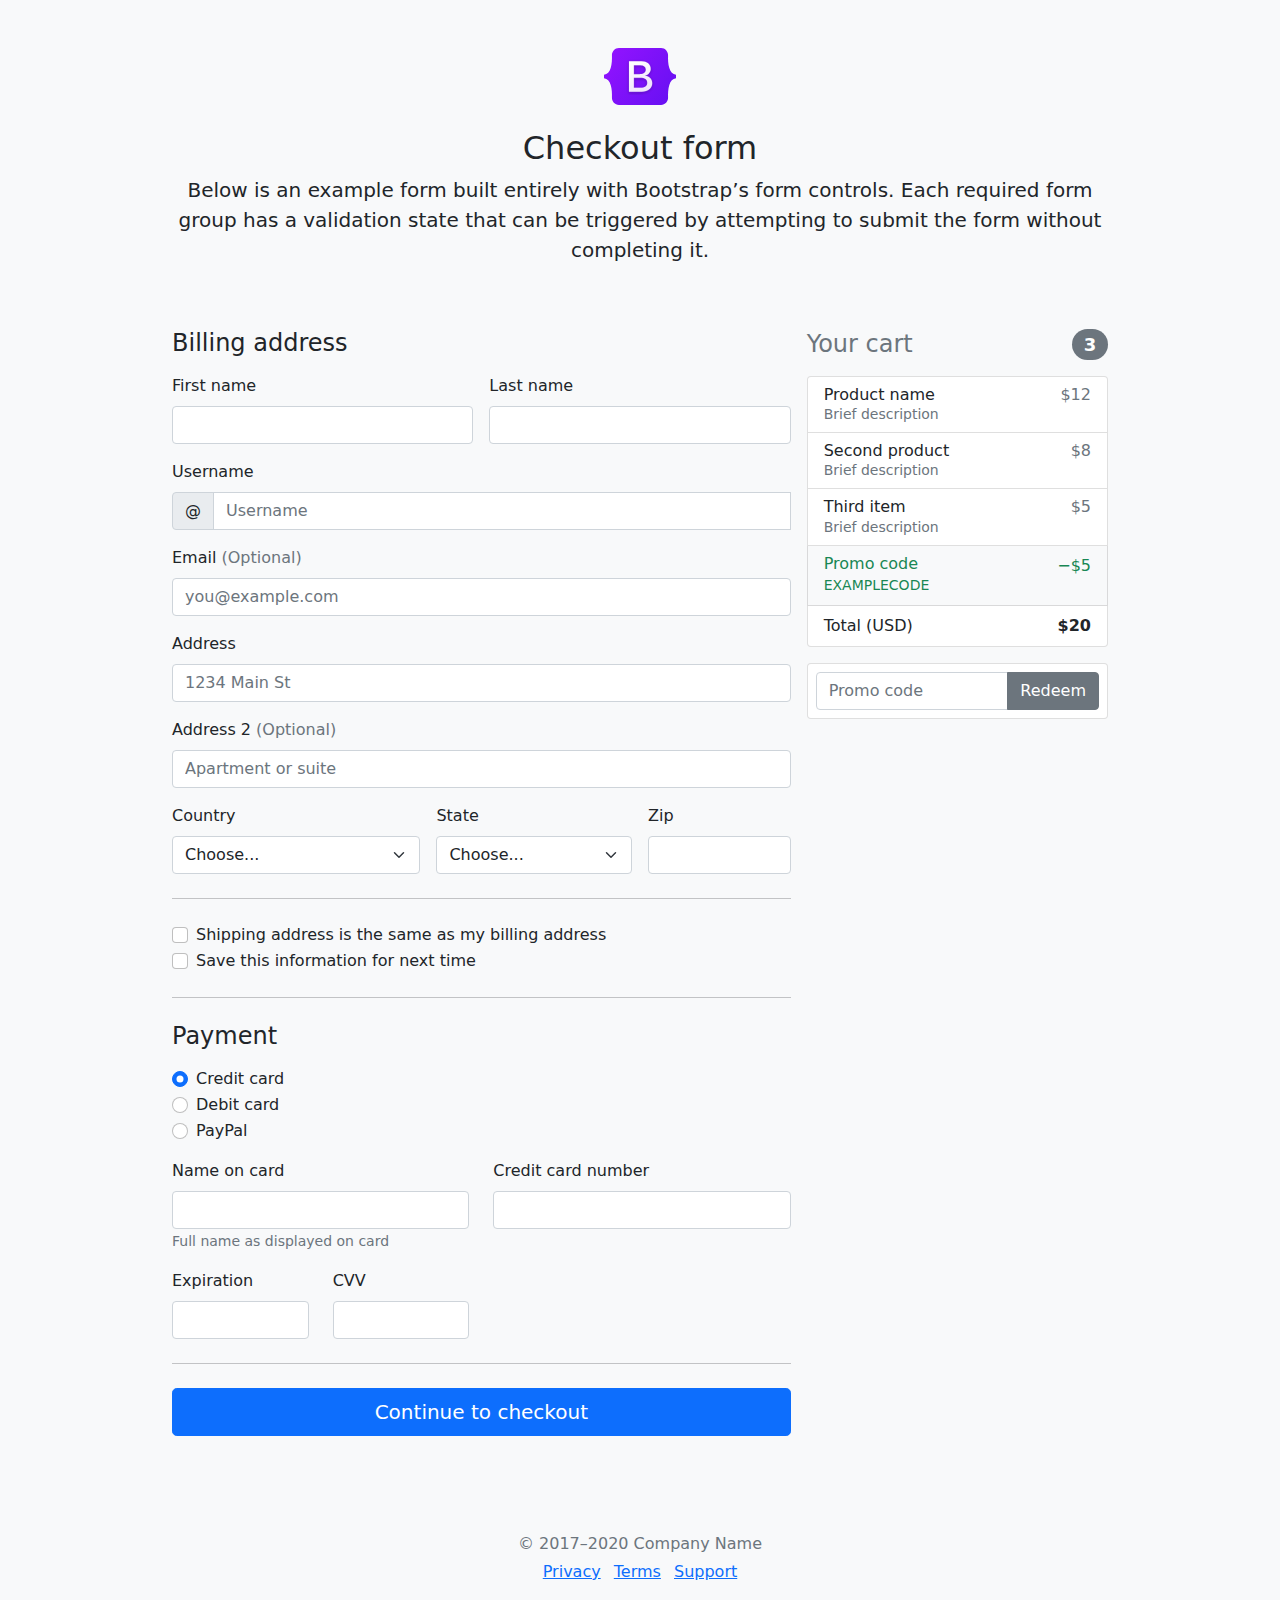
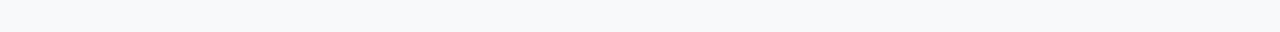
<file: bootstrap-5.0.0-beta1-examples/checkout/index.html>
<!doctype html>
<html lang="en">
  <head>
    <meta charset="utf-8">
    <meta name="viewport" content="width=device-width, initial-scale=1">
    <meta name="description" content="">
    <meta name="author" content="Mark Otto, Jacob Thornton, and Bootstrap contributors">
    <meta name="generator" content="Hugo 0.79.0">
    <title>Checkout example · Bootstrap v5.0</title>

    <link rel="canonical" href="https://getbootstrap.com/docs/5.0/examples/checkout/">

    

    <!-- Bootstrap core CSS -->
<link href="../assets/dist/css/bootstrap.min.css" rel="stylesheet">

    <style>
      .bd-placeholder-img {
        font-size: 1.125rem;
        text-anchor: middle;
        -webkit-user-select: none;
        -moz-user-select: none;
        user-select: none;
      }

      @media (min-width: 768px) {
        .bd-placeholder-img-lg {
          font-size: 3.5rem;
        }
      }
    </style>

    
    <!-- Custom styles for this template -->
    <link href="form-validation.css" rel="stylesheet">
  </head>
  <body class="bg-light">
    
<div class="container">
  <main>
    <div class="py-5 text-center">
      <img class="d-block mx-auto mb-4" src="../assets/brand/bootstrap-logo.svg" alt="" width="72" height="57">
      <h2>Checkout form</h2>
      <p class="lead">Below is an example form built entirely with Bootstrap’s form controls. Each required form group has a validation state that can be triggered by attempting to submit the form without completing it.</p>
    </div>

    <div class="row g-3">
      <div class="col-md-5 col-lg-4 order-md-last">
        <h4 class="d-flex justify-content-between align-items-center mb-3">
          <span class="text-muted">Your cart</span>
          <span class="badge bg-secondary rounded-pill">3</span>
        </h4>
        <ul class="list-group mb-3">
          <li class="list-group-item d-flex justify-content-between lh-sm">
            <div>
              <h6 class="my-0">Product name</h6>
              <small class="text-muted">Brief description</small>
            </div>
            <span class="text-muted">$12</span>
          </li>
          <li class="list-group-item d-flex justify-content-between lh-sm">
            <div>
              <h6 class="my-0">Second product</h6>
              <small class="text-muted">Brief description</small>
            </div>
            <span class="text-muted">$8</span>
          </li>
          <li class="list-group-item d-flex justify-content-between lh-sm">
            <div>
              <h6 class="my-0">Third item</h6>
              <small class="text-muted">Brief description</small>
            </div>
            <span class="text-muted">$5</span>
          </li>
          <li class="list-group-item d-flex justify-content-between bg-light">
            <div class="text-success">
              <h6 class="my-0">Promo code</h6>
              <small>EXAMPLECODE</small>
            </div>
            <span class="text-success">−$5</span>
          </li>
          <li class="list-group-item d-flex justify-content-between">
            <span>Total (USD)</span>
            <strong>$20</strong>
          </li>
        </ul>

        <form class="card p-2">
          <div class="input-group">
            <input type="text" class="form-control" placeholder="Promo code">
            <button type="submit" class="btn btn-secondary">Redeem</button>
          </div>
        </form>
      </div>
      <div class="col-md-7 col-lg-8">
        <h4 class="mb-3">Billing address</h4>
        <form class="needs-validation" novalidate>
          <div class="row g-3">
            <div class="col-sm-6">
              <label for="firstName" class="form-label">First name</label>
              <input type="text" class="form-control" id="firstName" placeholder="" value="" required>
              <div class="invalid-feedback">
                Valid first name is required.
              </div>
            </div>

            <div class="col-sm-6">
              <label for="lastName" class="form-label">Last name</label>
              <input type="text" class="form-control" id="lastName" placeholder="" value="" required>
              <div class="invalid-feedback">
                Valid last name is required.
              </div>
            </div>

            <div class="col-12">
              <label for="username" class="form-label">Username</label>
              <div class="input-group">
                <span class="input-group-text">@</span>
                <input type="text" class="form-control" id="username" placeholder="Username" required>
              <div class="invalid-feedback">
                  Your username is required.
                </div>
              </div>
            </div>

            <div class="col-12">
              <label for="email" class="form-label">Email <span class="text-muted">(Optional)</span></label>
              <input type="email" class="form-control" id="email" placeholder="you@example.com">
              <div class="invalid-feedback">
                Please enter a valid email address for shipping updates.
              </div>
            </div>

            <div class="col-12">
              <label for="address" class="form-label">Address</label>
              <input type="text" class="form-control" id="address" placeholder="1234 Main St" required>
              <div class="invalid-feedback">
                Please enter your shipping address.
              </div>
            </div>

            <div class="col-12">
              <label for="address2" class="form-label">Address 2 <span class="text-muted">(Optional)</span></label>
              <input type="text" class="form-control" id="address2" placeholder="Apartment or suite">
            </div>

            <div class="col-md-5">
              <label for="country" class="form-label">Country</label>
              <select class="form-select" id="country" required>
                <option value="">Choose...</option>
                <option>United States</option>
              </select>
              <div class="invalid-feedback">
                Please select a valid country.
              </div>
            </div>

            <div class="col-md-4">
              <label for="state" class="form-label">State</label>
              <select class="form-select" id="state" required>
                <option value="">Choose...</option>
                <option>California</option>
              </select>
              <div class="invalid-feedback">
                Please provide a valid state.
              </div>
            </div>

            <div class="col-md-3">
              <label for="zip" class="form-label">Zip</label>
              <input type="text" class="form-control" id="zip" placeholder="" required>
              <div class="invalid-feedback">
                Zip code required.
              </div>
            </div>
          </div>

          <hr class="my-4">

          <div class="form-check">
            <input type="checkbox" class="form-check-input" id="same-address">
            <label class="form-check-label" for="same-address">Shipping address is the same as my billing address</label>
          </div>

          <div class="form-check">
            <input type="checkbox" class="form-check-input" id="save-info">
            <label class="form-check-label" for="save-info">Save this information for next time</label>
          </div>

          <hr class="my-4">

          <h4 class="mb-3">Payment</h4>

          <div class="my-3">
            <div class="form-check">
              <input id="credit" name="paymentMethod" type="radio" class="form-check-input" checked required>
              <label class="form-check-label" for="credit">Credit card</label>
            </div>
            <div class="form-check">
              <input id="debit" name="paymentMethod" type="radio" class="form-check-input" required>
              <label class="form-check-label" for="debit">Debit card</label>
            </div>
            <div class="form-check">
              <input id="paypal" name="paymentMethod" type="radio" class="form-check-input" required>
              <label class="form-check-label" for="paypal">PayPal</label>
            </div>
          </div>

          <div class="row gy-3">
            <div class="col-md-6">
              <label for="cc-name" class="form-label">Name on card</label>
              <input type="text" class="form-control" id="cc-name" placeholder="" required>
              <small class="text-muted">Full name as displayed on card</small>
              <div class="invalid-feedback">
                Name on card is required
              </div>
            </div>

            <div class="col-md-6">
              <label for="cc-number" class="form-label">Credit card number</label>
              <input type="text" class="form-control" id="cc-number" placeholder="" required>
              <div class="invalid-feedback">
                Credit card number is required
              </div>
            </div>

            <div class="col-md-3">
              <label for="cc-expiration" class="form-label">Expiration</label>
              <input type="text" class="form-control" id="cc-expiration" placeholder="" required>
              <div class="invalid-feedback">
                Expiration date required
              </div>
            </div>

            <div class="col-md-3">
              <label for="cc-cvv" class="form-label">CVV</label>
              <input type="text" class="form-control" id="cc-cvv" placeholder="" required>
              <div class="invalid-feedback">
                Security code required
              </div>
            </div>
          </div>

          <hr class="my-4">

          <button class="w-100 btn btn-primary btn-lg" type="submit">Continue to checkout</button>
        </form>
      </div>
    </div>
  </main>

  <footer class="my-5 pt-5 text-muted text-center text-small">
    <p class="mb-1">&copy; 2017–2020 Company Name</p>
    <ul class="list-inline">
      <li class="list-inline-item"><a href="#">Privacy</a></li>
      <li class="list-inline-item"><a href="#">Terms</a></li>
      <li class="list-inline-item"><a href="#">Support</a></li>
    </ul>
  </footer>
</div>


    <script src="../assets/dist/js/bootstrap.bundle.min.js"></script>

      <script src="form-validation.js"></script>
  </body>
</html>
</file>
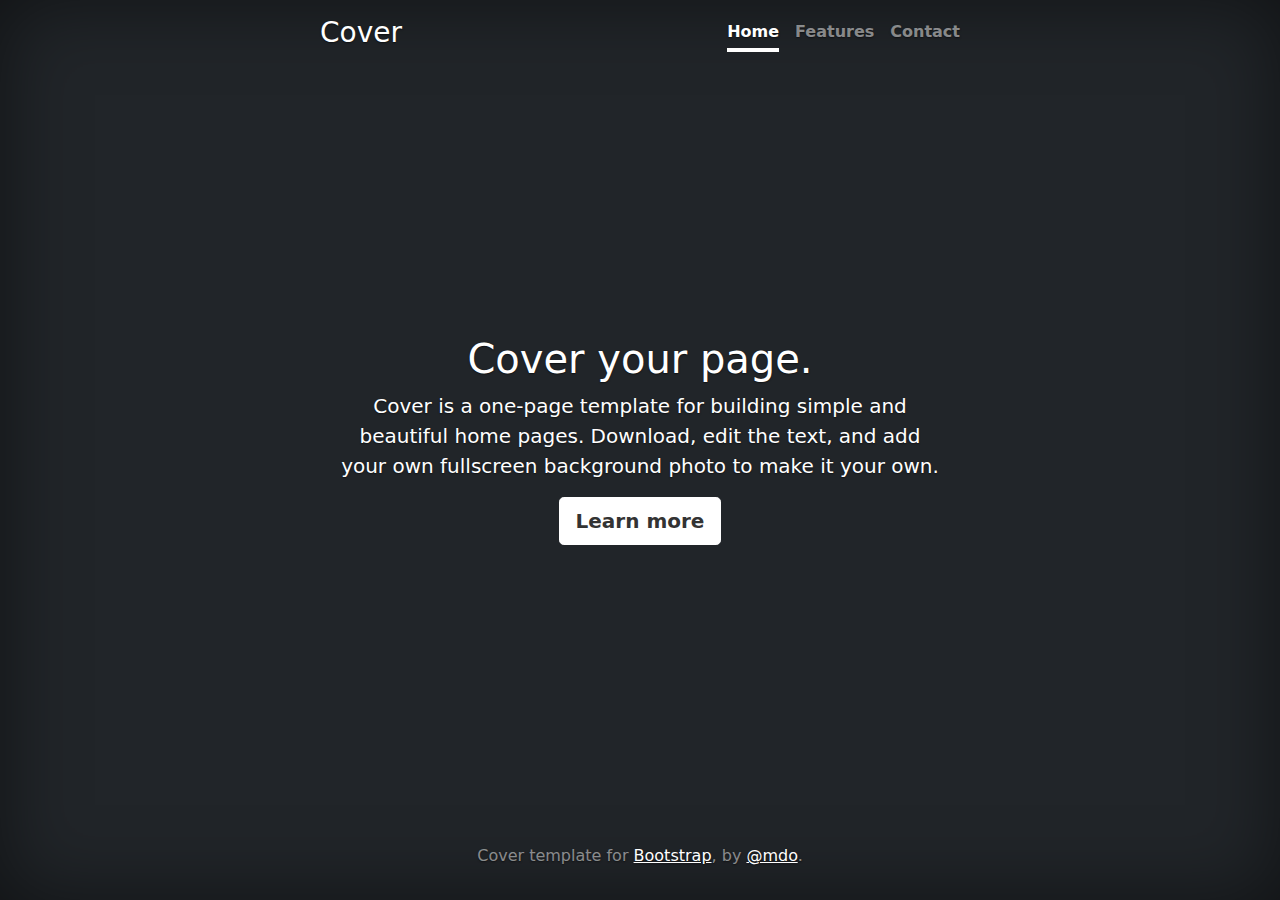
<file: bootstrap-5.0.0-beta1-examples/cover/index.html>
<!doctype html>
<html lang="en" class="h-100">
  <head>
    <meta charset="utf-8">
    <meta name="viewport" content="width=device-width, initial-scale=1">
    <meta name="description" content="">
    <meta name="author" content="Mark Otto, Jacob Thornton, and Bootstrap contributors">
    <meta name="generator" content="Hugo 0.79.0">
    <title>Cover Template · Bootstrap v5.0</title>

    <link rel="canonical" href="https://getbootstrap.com/docs/5.0/examples/cover/">

    

    <!-- Bootstrap core CSS -->
<link href="../assets/dist/css/bootstrap.min.css" rel="stylesheet">

    <style>
      .bd-placeholder-img {
        font-size: 1.125rem;
        text-anchor: middle;
        -webkit-user-select: none;
        -moz-user-select: none;
        user-select: none;
      }

      @media (min-width: 768px) {
        .bd-placeholder-img-lg {
          font-size: 3.5rem;
        }
      }
    </style>

    
    <!-- Custom styles for this template -->
    <link href="cover.css" rel="stylesheet">
  </head>
  <body class="d-flex h-100 text-center text-white bg-dark">
    
<div class="cover-container d-flex w-100 h-100 p-3 mx-auto flex-column">
  <header class="mb-auto">
    <div>
      <h3 class="float-md-start mb-0">Cover</h3>
      <nav class="nav nav-masthead justify-content-center float-md-end">
        <a class="nav-link active" aria-current="page" href="#">Home</a>
        <a class="nav-link" href="#">Features</a>
        <a class="nav-link" href="#">Contact</a>
      </nav>
    </div>
  </header>

  <main class="px-3">
    <h1>Cover your page.</h1>
    <p class="lead">Cover is a one-page template for building simple and beautiful home pages. Download, edit the text, and add your own fullscreen background photo to make it your own.</p>
    <p class="lead">
      <a href="#" class="btn btn-lg btn-secondary fw-bold border-white bg-white">Learn more</a>
    </p>
  </main>

  <footer class="mt-auto text-white-50">
    <p>Cover template for <a href="https://getbootstrap.com/" class="text-white">Bootstrap</a>, by <a href="https://twitter.com/mdo" class="text-white">@mdo</a>.</p>
  </footer>
</div>


    
  </body>
</html>
</file>
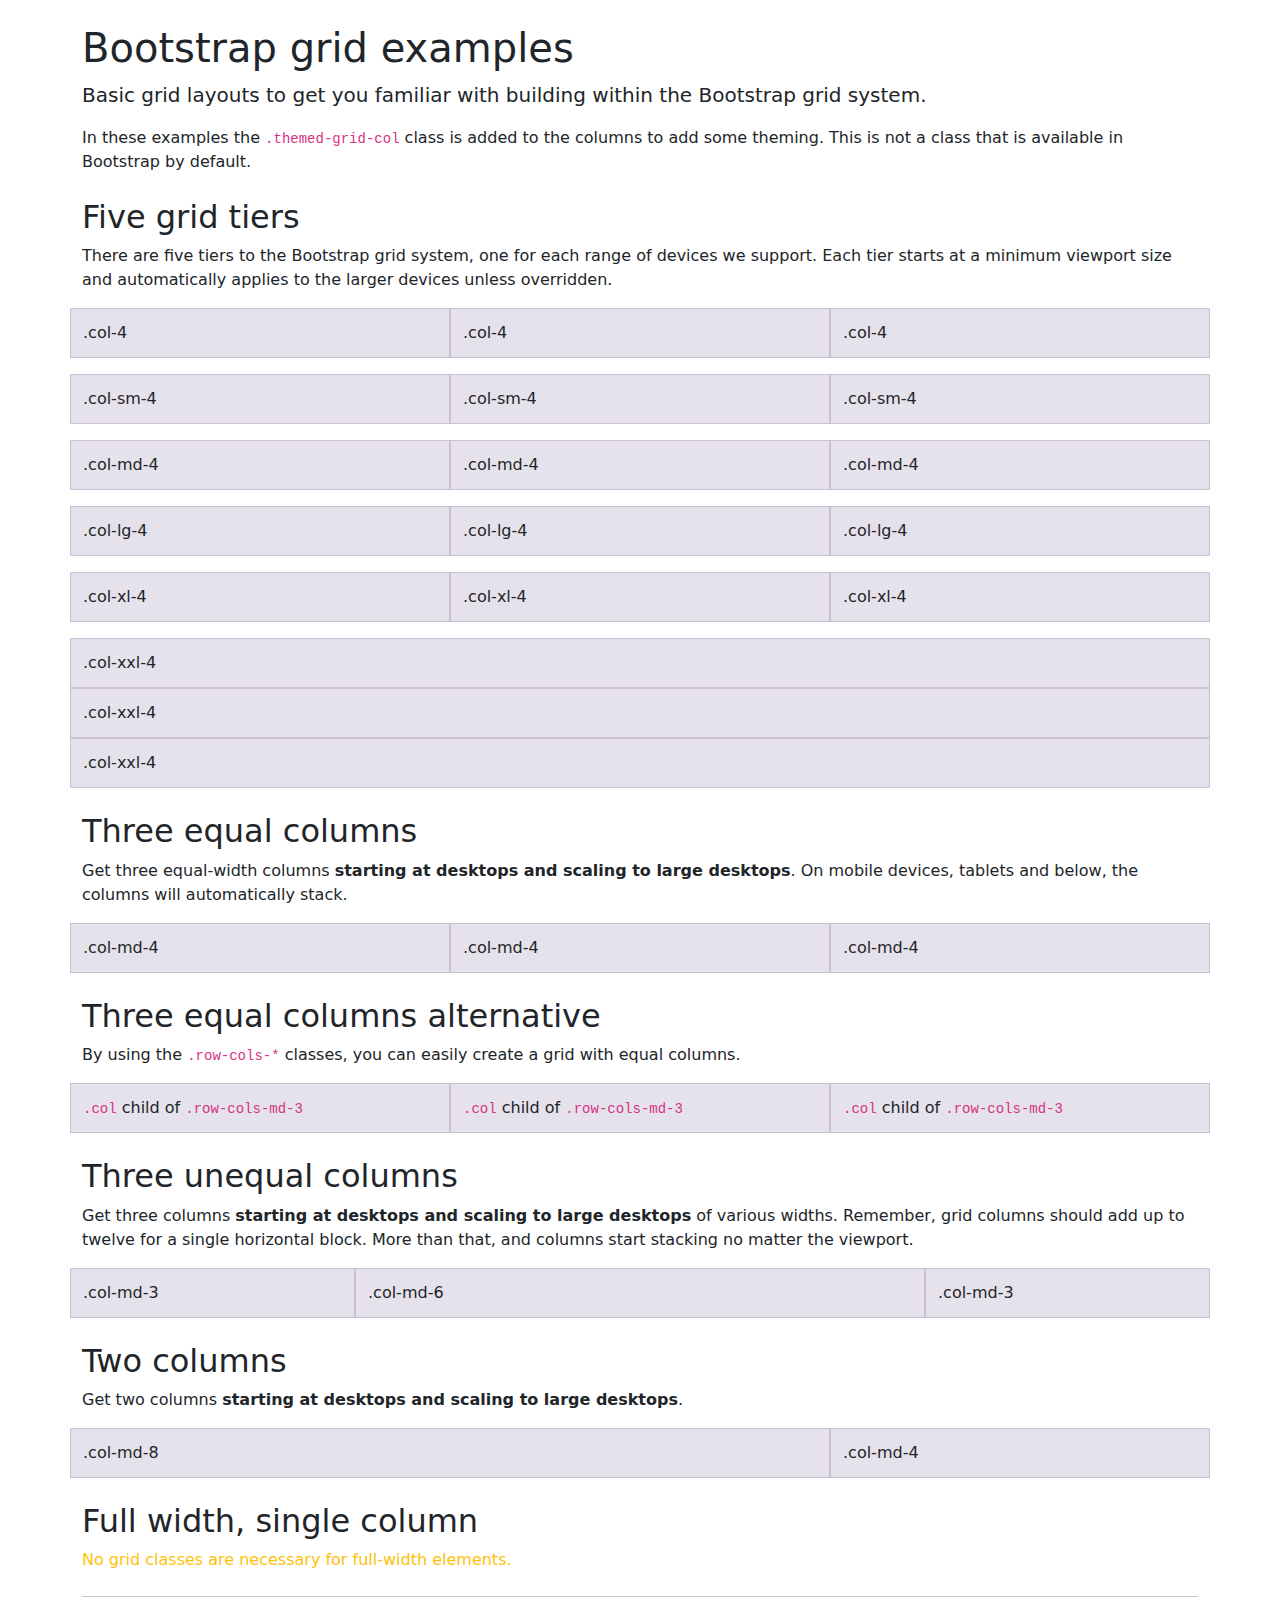
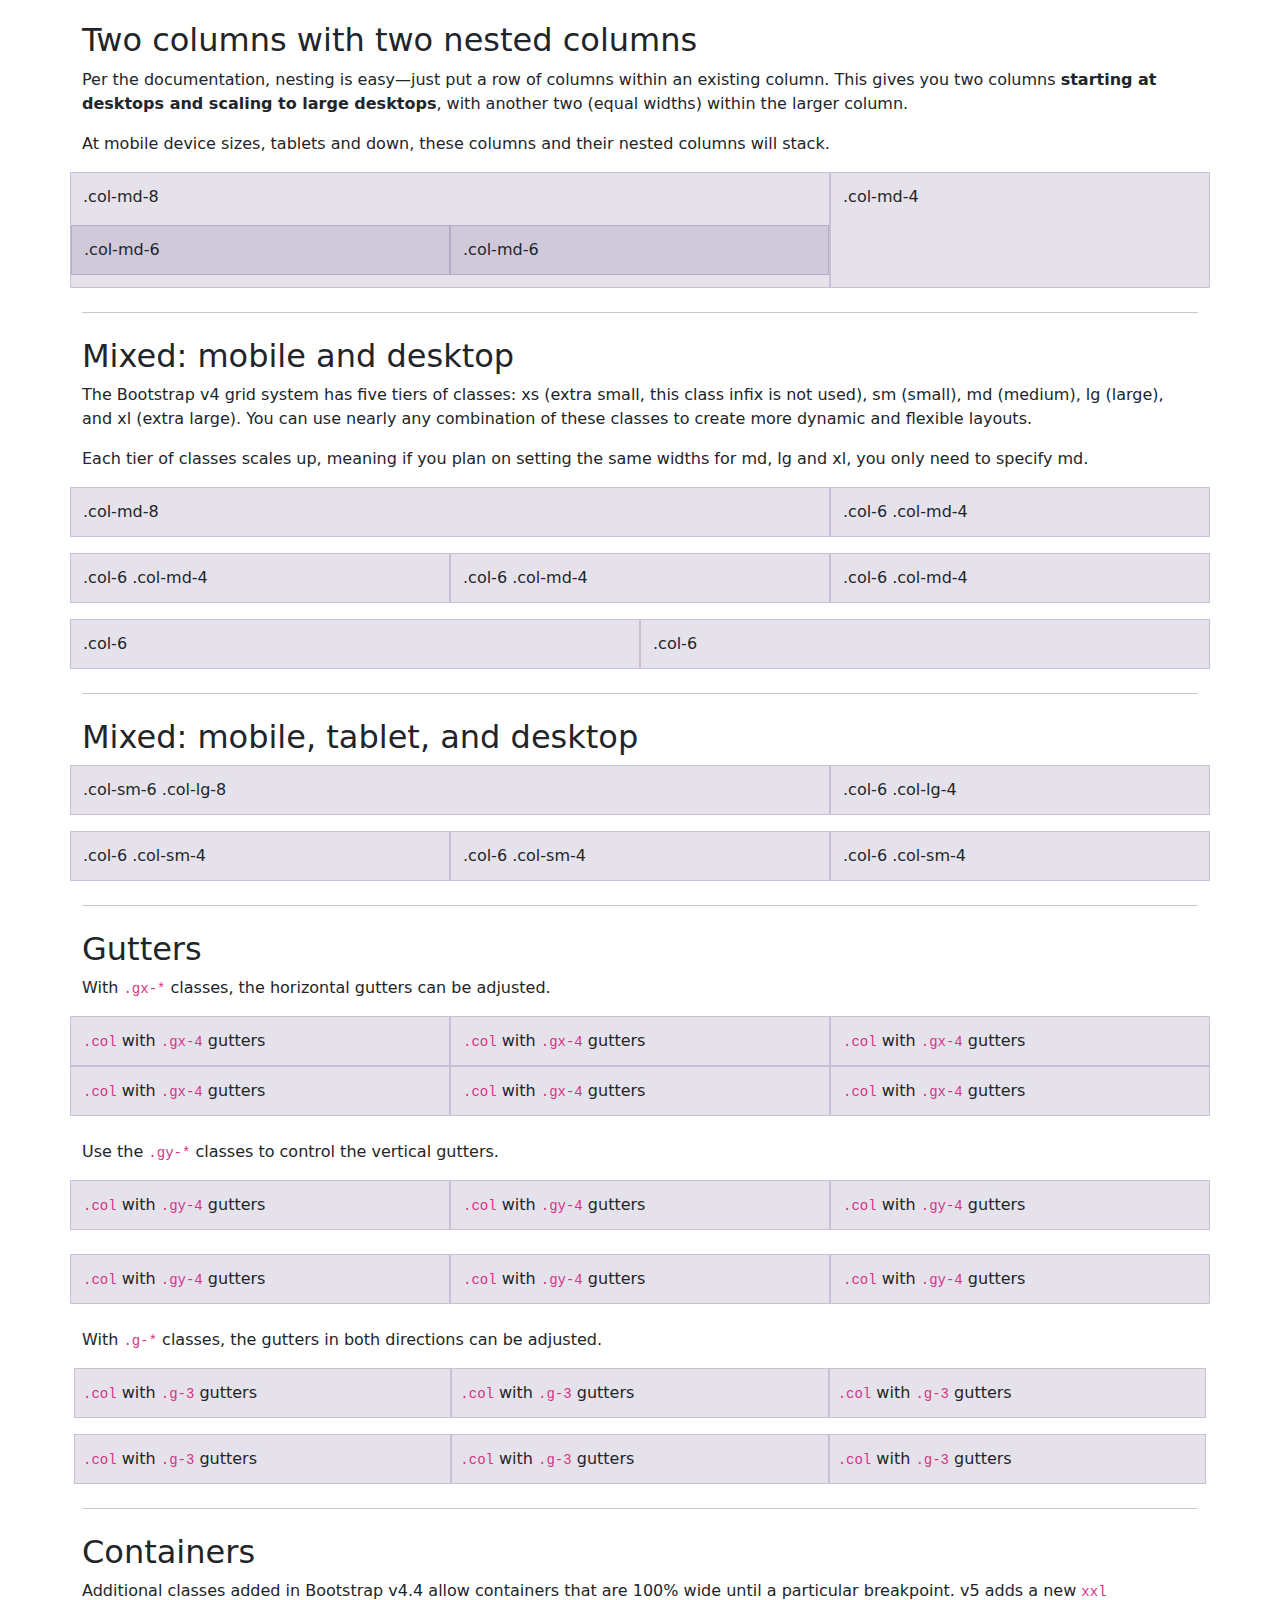
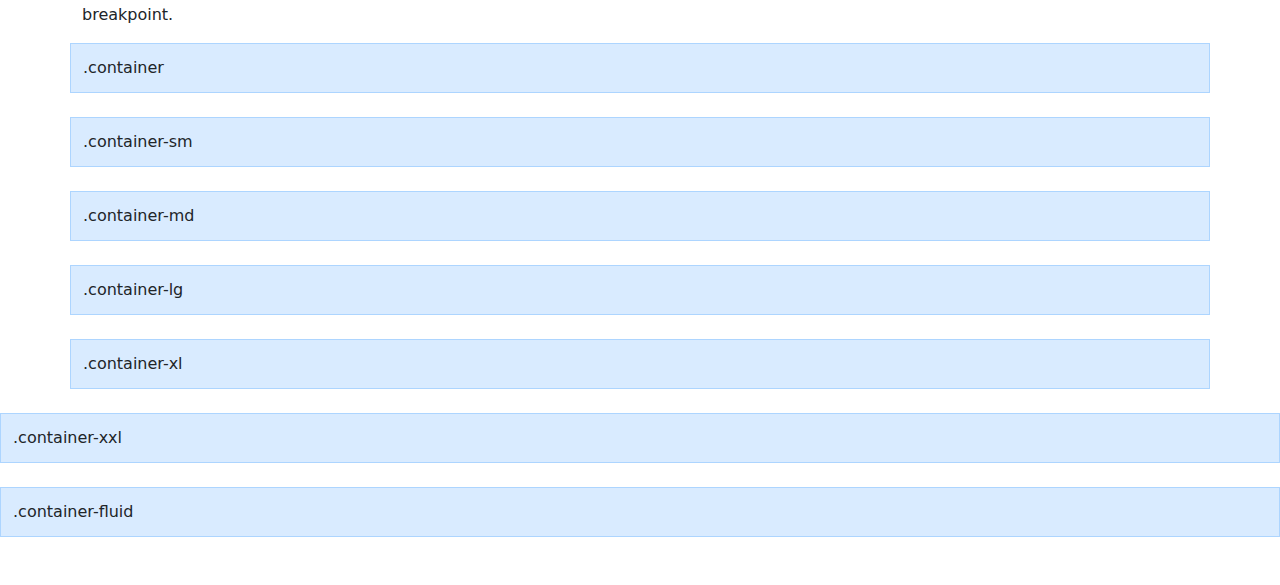
<file: bootstrap-5.0.0-beta1-examples/grid/index.html>
<!doctype html>
<html lang="en">
  <head>
    <meta charset="utf-8">
    <meta name="viewport" content="width=device-width, initial-scale=1">
    <meta name="description" content="">
    <meta name="author" content="Mark Otto, Jacob Thornton, and Bootstrap contributors">
    <meta name="generator" content="Hugo 0.79.0">
    <title>Grid Template · Bootstrap v5.0</title>

    <link rel="canonical" href="https://getbootstrap.com/docs/5.0/examples/grid/">

    

    <!-- Bootstrap core CSS -->
<link href="../assets/dist/css/bootstrap.min.css" rel="stylesheet">

    <style>
      .bd-placeholder-img {
        font-size: 1.125rem;
        text-anchor: middle;
        -webkit-user-select: none;
        -moz-user-select: none;
        user-select: none;
      }

      @media (min-width: 768px) {
        .bd-placeholder-img-lg {
          font-size: 3.5rem;
        }
      }
    </style>

    
    <!-- Custom styles for this template -->
    <link href="grid.css" rel="stylesheet">
  </head>
  <body class="py-4">
    
<main>
  <div class="container">

    <h1>Bootstrap grid examples</h1>
    <p class="lead">Basic grid layouts to get you familiar with building within the Bootstrap grid system.</p>
    <p>In these examples the <code>.themed-grid-col</code> class is added to the columns to add some theming. This is not a class that is available in Bootstrap by default.</p>

    <h2 class="mt-4">Five grid tiers</h2>
    <p>There are five tiers to the Bootstrap grid system, one for each range of devices we support. Each tier starts at a minimum viewport size and automatically applies to the larger devices unless overridden.</p>

    <div class="row mb-3">
      <div class="col-4 themed-grid-col">.col-4</div>
      <div class="col-4 themed-grid-col">.col-4</div>
      <div class="col-4 themed-grid-col">.col-4</div>
    </div>

    <div class="row mb-3">
      <div class="col-sm-4 themed-grid-col">.col-sm-4</div>
      <div class="col-sm-4 themed-grid-col">.col-sm-4</div>
      <div class="col-sm-4 themed-grid-col">.col-sm-4</div>
    </div>

    <div class="row mb-3">
      <div class="col-md-4 themed-grid-col">.col-md-4</div>
      <div class="col-md-4 themed-grid-col">.col-md-4</div>
      <div class="col-md-4 themed-grid-col">.col-md-4</div>
    </div>

    <div class="row mb-3">
      <div class="col-lg-4 themed-grid-col">.col-lg-4</div>
      <div class="col-lg-4 themed-grid-col">.col-lg-4</div>
      <div class="col-lg-4 themed-grid-col">.col-lg-4</div>
    </div>

    <div class="row mb-3">
      <div class="col-xl-4 themed-grid-col">.col-xl-4</div>
      <div class="col-xl-4 themed-grid-col">.col-xl-4</div>
      <div class="col-xl-4 themed-grid-col">.col-xl-4</div>
    </div>

    <div class="row mb-3">
      <div class="col-xxl-4 themed-grid-col">.col-xxl-4</div>
      <div class="col-xxl-4 themed-grid-col">.col-xxl-4</div>
      <div class="col-xxl-4 themed-grid-col">.col-xxl-4</div>
    </div>

    <h2 class="mt-4">Three equal columns</h2>
    <p>Get three equal-width columns <strong>starting at desktops and scaling to large desktops</strong>. On mobile devices, tablets and below, the columns will automatically stack.</p>
    <div class="row mb-3">
      <div class="col-md-4 themed-grid-col">.col-md-4</div>
      <div class="col-md-4 themed-grid-col">.col-md-4</div>
      <div class="col-md-4 themed-grid-col">.col-md-4</div>
    </div>

    <h2 class="mt-4">Three equal columns alternative</h2>
    <p>By using the <code>.row-cols-*</code> classes, you can easily create a grid with equal columns.</p>
    <div class="row row-cols-md-3 mb-3">
      <div class="col themed-grid-col"><code>.col</code> child of <code>.row-cols-md-3</code></div>
      <div class="col themed-grid-col"><code>.col</code> child of <code>.row-cols-md-3</code></div>
      <div class="col themed-grid-col"><code>.col</code> child of <code>.row-cols-md-3</code></div>
    </div>

    <h2 class="mt-4">Three unequal columns</h2>
    <p>Get three columns <strong>starting at desktops and scaling to large desktops</strong> of various widths. Remember, grid columns should add up to twelve for a single horizontal block. More than that, and columns start stacking no matter the viewport.</p>
    <div class="row mb-3">
      <div class="col-md-3 themed-grid-col">.col-md-3</div>
      <div class="col-md-6 themed-grid-col">.col-md-6</div>
      <div class="col-md-3 themed-grid-col">.col-md-3</div>
    </div>

    <h2 class="mt-4">Two columns</h2>
    <p>Get two columns <strong>starting at desktops and scaling to large desktops</strong>.</p>
    <div class="row mb-3">
      <div class="col-md-8 themed-grid-col">.col-md-8</div>
      <div class="col-md-4 themed-grid-col">.col-md-4</div>
    </div>

    <h2 class="mt-4">Full width, single column</h2>
    <p class="text-warning">
      No grid classes are necessary for full-width elements.
    </p>

    <hr class="my-4">

    <h2 class="mt-4">Two columns with two nested columns</h2>
    <p>Per the documentation, nesting is easy—just put a row of columns within an existing column. This gives you two columns <strong>starting at desktops and scaling to large desktops</strong>, with another two (equal widths) within the larger column.</p>
    <p>At mobile device sizes, tablets and down, these columns and their nested columns will stack.</p>
    <div class="row mb-3">
      <div class="col-md-8 themed-grid-col">
        <div class="pb-3">
          .col-md-8
        </div>
        <div class="row">
          <div class="col-md-6 themed-grid-col">.col-md-6</div>
          <div class="col-md-6 themed-grid-col">.col-md-6</div>
        </div>
      </div>
      <div class="col-md-4 themed-grid-col">.col-md-4</div>
    </div>

    <hr class="my-4">

    <h2 class="mt-4">Mixed: mobile and desktop</h2>
    <p>The Bootstrap v4 grid system has five tiers of classes: xs (extra small, this class infix is not used), sm (small), md (medium), lg (large), and xl (extra large). You can use nearly any combination of these classes to create more dynamic and flexible layouts.</p>
    <p>Each tier of classes scales up, meaning if you plan on setting the same widths for md, lg and xl, you only need to specify md.</p>
    <div class="row mb-3">
      <div class="col-md-8 themed-grid-col">.col-md-8</div>
      <div class="col-6 col-md-4 themed-grid-col">.col-6 .col-md-4</div>
    </div>
    <div class="row mb-3">
      <div class="col-6 col-md-4 themed-grid-col">.col-6 .col-md-4</div>
      <div class="col-6 col-md-4 themed-grid-col">.col-6 .col-md-4</div>
      <div class="col-6 col-md-4 themed-grid-col">.col-6 .col-md-4</div>
    </div>
    <div class="row mb-3">
      <div class="col-6 themed-grid-col">.col-6</div>
      <div class="col-6 themed-grid-col">.col-6</div>
    </div>

    <hr class="my-4">

    <h2 class="mt-4">Mixed: mobile, tablet, and desktop</h2>
    <div class="row mb-3">
      <div class="col-sm-6 col-lg-8 themed-grid-col">.col-sm-6 .col-lg-8</div>
      <div class="col-6 col-lg-4 themed-grid-col">.col-6 .col-lg-4</div>
    </div>
    <div class="row mb-3">
      <div class="col-6 col-sm-4 themed-grid-col">.col-6 .col-sm-4</div>
      <div class="col-6 col-sm-4 themed-grid-col">.col-6 .col-sm-4</div>
      <div class="col-6 col-sm-4 themed-grid-col">.col-6 .col-sm-4</div>
    </div>

    <hr class="my-4">

    <h2 class="mt-4">Gutters</h2>
    <p>With <code>.gx-*</code> classes, the horizontal gutters can be adjusted.</p>
    <div class="row row-cols-1 row-cols-md-3 gx-4">
      <div class="col themed-grid-col"><code>.col</code> with <code>.gx-4</code> gutters</div>
      <div class="col themed-grid-col"><code>.col</code> with <code>.gx-4</code> gutters</div>
      <div class="col themed-grid-col"><code>.col</code> with <code>.gx-4</code> gutters</div>
      <div class="col themed-grid-col"><code>.col</code> with <code>.gx-4</code> gutters</div>
      <div class="col themed-grid-col"><code>.col</code> with <code>.gx-4</code> gutters</div>
      <div class="col themed-grid-col"><code>.col</code> with <code>.gx-4</code> gutters</div>
    </div>
    <p class="mt-4">Use the <code>.gy-*</code> classes to control the vertical gutters.</p>
    <div class="row row-cols-1 row-cols-md-3 gy-4">
      <div class="col themed-grid-col"><code>.col</code> with <code>.gy-4</code> gutters</div>
      <div class="col themed-grid-col"><code>.col</code> with <code>.gy-4</code> gutters</div>
      <div class="col themed-grid-col"><code>.col</code> with <code>.gy-4</code> gutters</div>
      <div class="col themed-grid-col"><code>.col</code> with <code>.gy-4</code> gutters</div>
      <div class="col themed-grid-col"><code>.col</code> with <code>.gy-4</code> gutters</div>
      <div class="col themed-grid-col"><code>.col</code> with <code>.gy-4</code> gutters</div>
    </div>
    <p class="mt-4">With <code>.g-*</code> classes, the gutters in both directions can be adjusted.</p>
    <div class="row row-cols-1 row-cols-md-3 g-3">
      <div class="col themed-grid-col"><code>.col</code> with <code>.g-3</code> gutters</div>
      <div class="col themed-grid-col"><code>.col</code> with <code>.g-3</code> gutters</div>
      <div class="col themed-grid-col"><code>.col</code> with <code>.g-3</code> gutters</div>
      <div class="col themed-grid-col"><code>.col</code> with <code>.g-3</code> gutters</div>
      <div class="col themed-grid-col"><code>.col</code> with <code>.g-3</code> gutters</div>
      <div class="col themed-grid-col"><code>.col</code> with <code>.g-3</code> gutters</div>
    </div>
  </div>

  <div class="container" id="containers">
    <hr class="my-4">

    <h2 class="mt-4">Containers</h2>
    <p>Additional classes added in Bootstrap v4.4 allow containers that are 100% wide until a particular breakpoint. v5 adds a new <code>xxl</code> breakpoint.</p>
  </div>

  <div class="container themed-container">.container</div>
  <div class="container-sm themed-container">.container-sm</div>
  <div class="container-md themed-container">.container-md</div>
  <div class="container-lg themed-container">.container-lg</div>
  <div class="container-xl themed-container">.container-xl</div>
  <div class="container-xxl themed-container">.container-xxl</div>
  <div class="container-fluid themed-container">.container-fluid</div>
</main>


    
  </body>
</html>
</file>
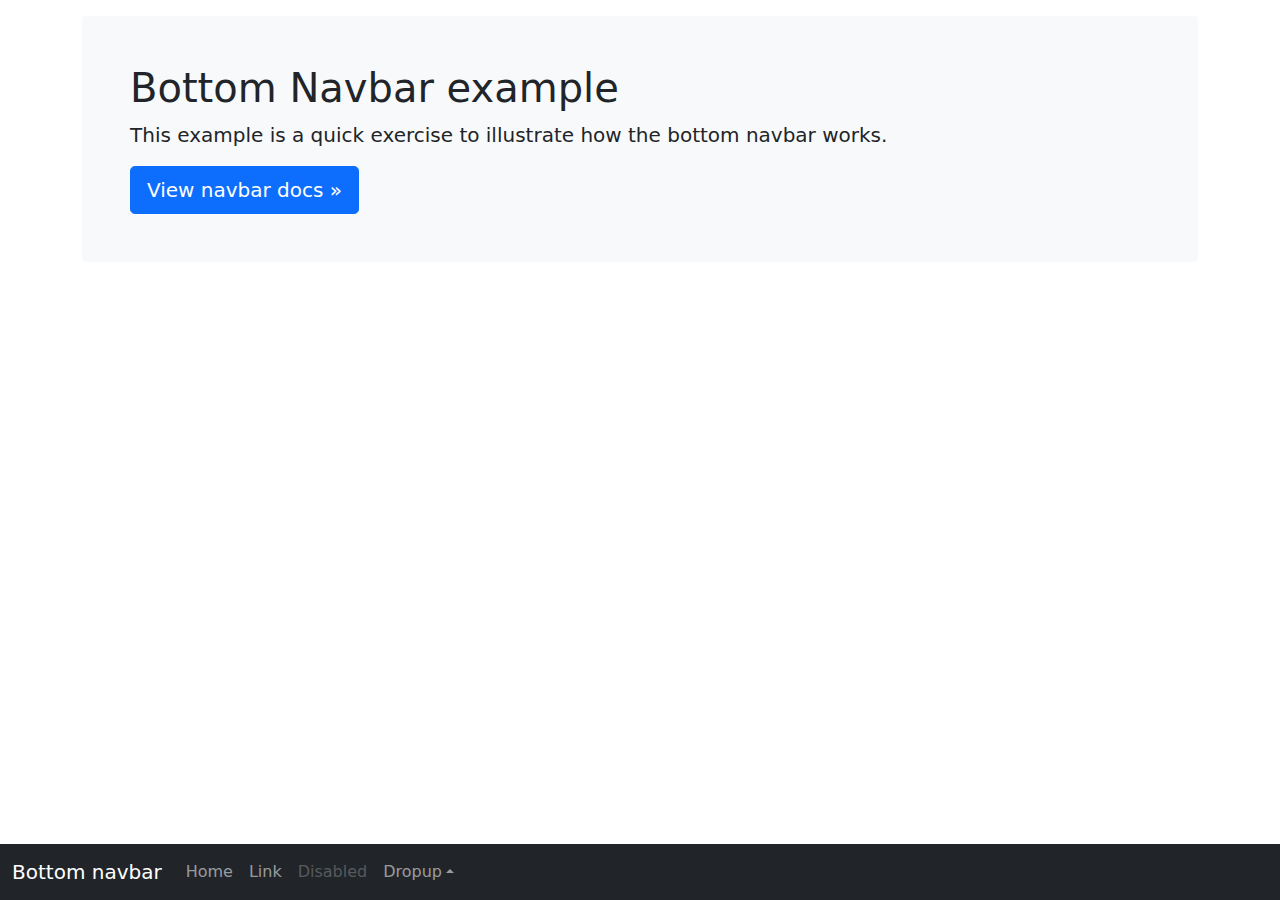
<file: bootstrap-5.0.0-beta1-examples/navbar-bottom/index.html>
<!doctype html>
<html lang="en">
  <head>
    <meta charset="utf-8">
    <meta name="viewport" content="width=device-width, initial-scale=1">
    <meta name="description" content="">
    <meta name="author" content="Mark Otto, Jacob Thornton, and Bootstrap contributors">
    <meta name="generator" content="Hugo 0.79.0">
    <title>Bottom navbar example · Bootstrap v5.0</title>

    <link rel="canonical" href="https://getbootstrap.com/docs/5.0/examples/navbar-bottom/">

    

    <!-- Bootstrap core CSS -->
<link href="../assets/dist/css/bootstrap.min.css" rel="stylesheet">

    <style>
      .bd-placeholder-img {
        font-size: 1.125rem;
        text-anchor: middle;
        -webkit-user-select: none;
        -moz-user-select: none;
        user-select: none;
      }

      @media (min-width: 768px) {
        .bd-placeholder-img-lg {
          font-size: 3.5rem;
        }
      }
    </style>

    
  </head>
  <body>
    
<main class="container">
  <div class="bg-light p-5 rounded mt-3">
    <h1>Bottom Navbar example</h1>
    <p class="lead">This example is a quick exercise to illustrate how the bottom navbar works.</p>
    <a class="btn btn-lg btn-primary" href="../components/navbar/" role="button">View navbar docs &raquo;</a>
  </div>
</main>
<nav class="navbar fixed-bottom navbar-expand-sm navbar-dark bg-dark">
  <div class="container-fluid">
    <a class="navbar-brand" href="#">Bottom navbar</a>
    <button class="navbar-toggler" type="button" data-bs-toggle="collapse" data-bs-target="#navbarCollapse" aria-controls="navbarCollapse" aria-expanded="false" aria-label="Toggle navigation">
      <span class="navbar-toggler-icon"></span>
    </button>
    <div class="collapse navbar-collapse" id="navbarCollapse">
      <ul class="navbar-nav">
        <li class="nav-item active">
          <a class="nav-link" aria-current="page" href="#">Home</a>
        </li>
        <li class="nav-item">
          <a class="nav-link" href="#">Link</a>
        </li>
        <li class="nav-item">
          <a class="nav-link disabled" href="#" tabindex="-1" aria-disabled="true">Disabled</a>
        </li>
        <li class="nav-item dropup">
          <a class="nav-link dropdown-toggle" href="#" id="dropdown10" data-bs-toggle="dropdown" aria-expanded="false">Dropup</a>
          <ul class="dropdown-menu" aria-labelledby="dropdown10">
            <li><a class="dropdown-item" href="#">Action</a></li>
            <li><a class="dropdown-item" href="#">Another action</a></li>
            <li><a class="dropdown-item" href="#">Something else here</a></li>
          </ul>
        </li>
      </ul>
    </div>
  </div>
</nav>


    <script src="../assets/dist/js/bootstrap.bundle.min.js"></script>

      
  </body>
</html>
</file>
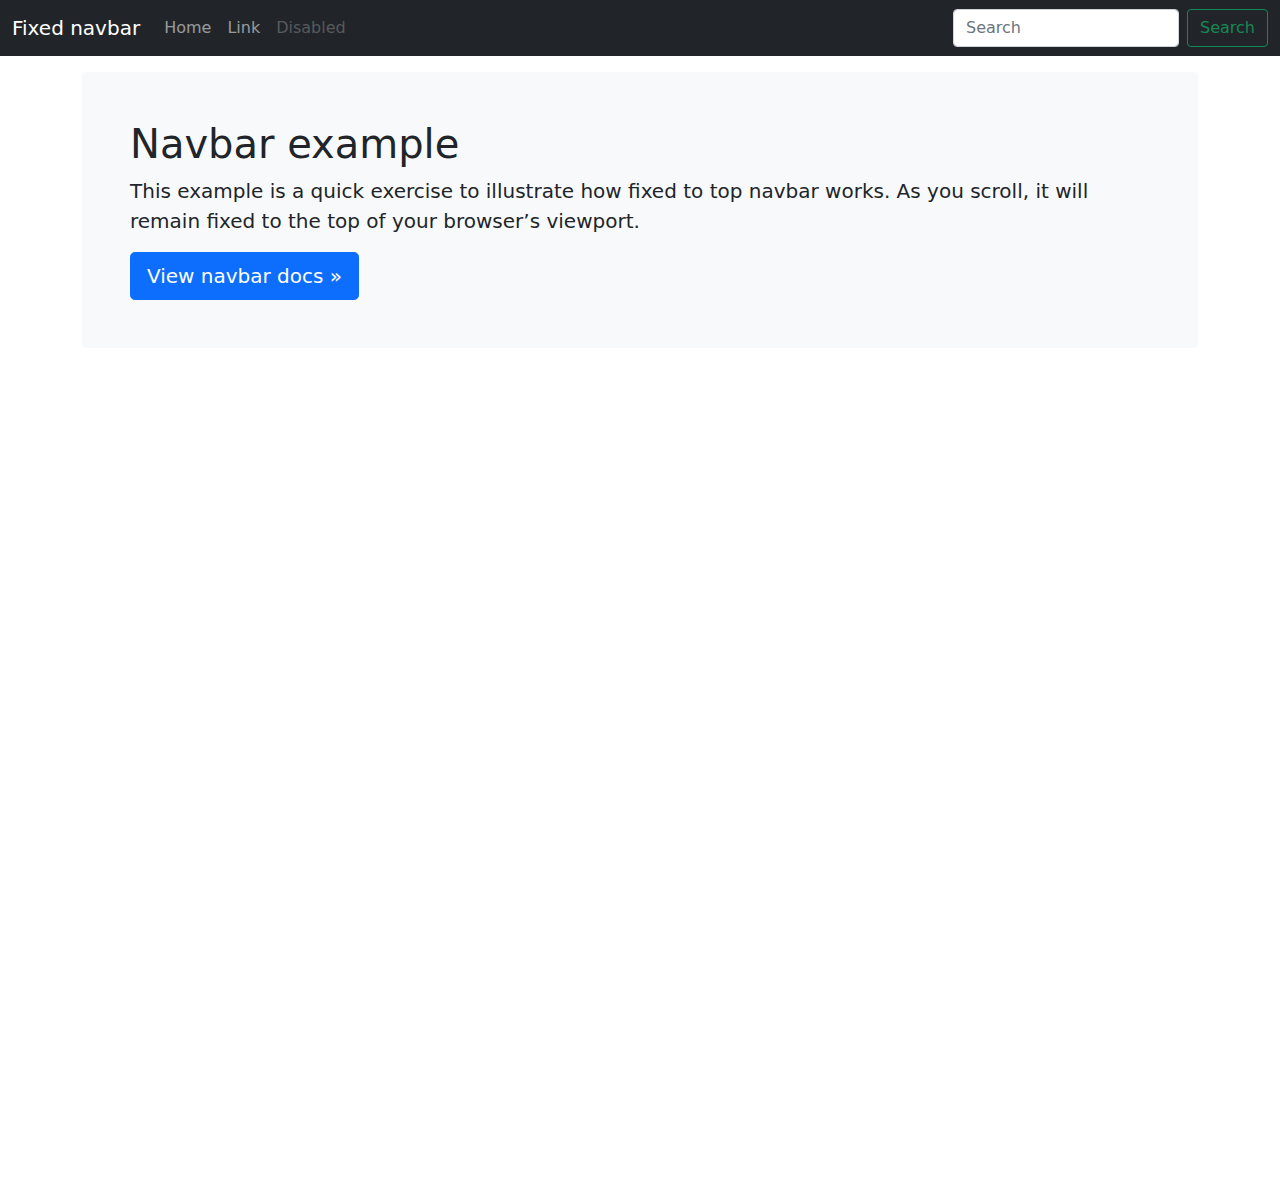
<file: bootstrap-5.0.0-beta1-examples/navbar-fixed/index.html>
<!doctype html>
<html lang="en">
  <head>
    <meta charset="utf-8">
    <meta name="viewport" content="width=device-width, initial-scale=1">
    <meta name="description" content="">
    <meta name="author" content="Mark Otto, Jacob Thornton, and Bootstrap contributors">
    <meta name="generator" content="Hugo 0.79.0">
    <title>Fixed top navbar example · Bootstrap v5.0</title>

    <link rel="canonical" href="https://getbootstrap.com/docs/5.0/examples/navbar-fixed/">

    

    <!-- Bootstrap core CSS -->
<link href="../assets/dist/css/bootstrap.min.css" rel="stylesheet">

    <style>
      .bd-placeholder-img {
        font-size: 1.125rem;
        text-anchor: middle;
        -webkit-user-select: none;
        -moz-user-select: none;
        user-select: none;
      }

      @media (min-width: 768px) {
        .bd-placeholder-img-lg {
          font-size: 3.5rem;
        }
      }
    </style>

    
    <!-- Custom styles for this template -->
    <link href="navbar-top-fixed.css" rel="stylesheet">
  </head>
  <body>
    
<nav class="navbar navbar-expand-md navbar-dark fixed-top bg-dark">
  <div class="container-fluid">
    <a class="navbar-brand" href="#">Fixed navbar</a>
    <button class="navbar-toggler" type="button" data-bs-toggle="collapse" data-bs-target="#navbarCollapse" aria-controls="navbarCollapse" aria-expanded="false" aria-label="Toggle navigation">
      <span class="navbar-toggler-icon"></span>
    </button>
    <div class="collapse navbar-collapse" id="navbarCollapse">
      <ul class="navbar-nav me-auto mb-2 mb-md-0">
        <li class="nav-item active">
          <a class="nav-link" aria-current="page" href="#">Home</a>
        </li>
        <li class="nav-item">
          <a class="nav-link" href="#">Link</a>
        </li>
        <li class="nav-item">
          <a class="nav-link disabled" href="#" tabindex="-1" aria-disabled="true">Disabled</a>
        </li>
      </ul>
      <form class="d-flex">
        <input class="form-control me-2" type="search" placeholder="Search" aria-label="Search">
        <button class="btn btn-outline-success" type="submit">Search</button>
      </form>
    </div>
  </div>
</nav>

<main class="container">
  <div class="bg-light p-5 rounded">
    <h1>Navbar example</h1>
    <p class="lead">This example is a quick exercise to illustrate how fixed to top navbar works. As you scroll, it will remain fixed to the top of your browser’s viewport.</p>
    <a class="btn btn-lg btn-primary" href="../components/navbar/" role="button">View navbar docs &raquo;</a>
  </div>
</main>


    <script src="../assets/dist/js/bootstrap.bundle.min.js"></script>

      
  </body>
</html>
</file>
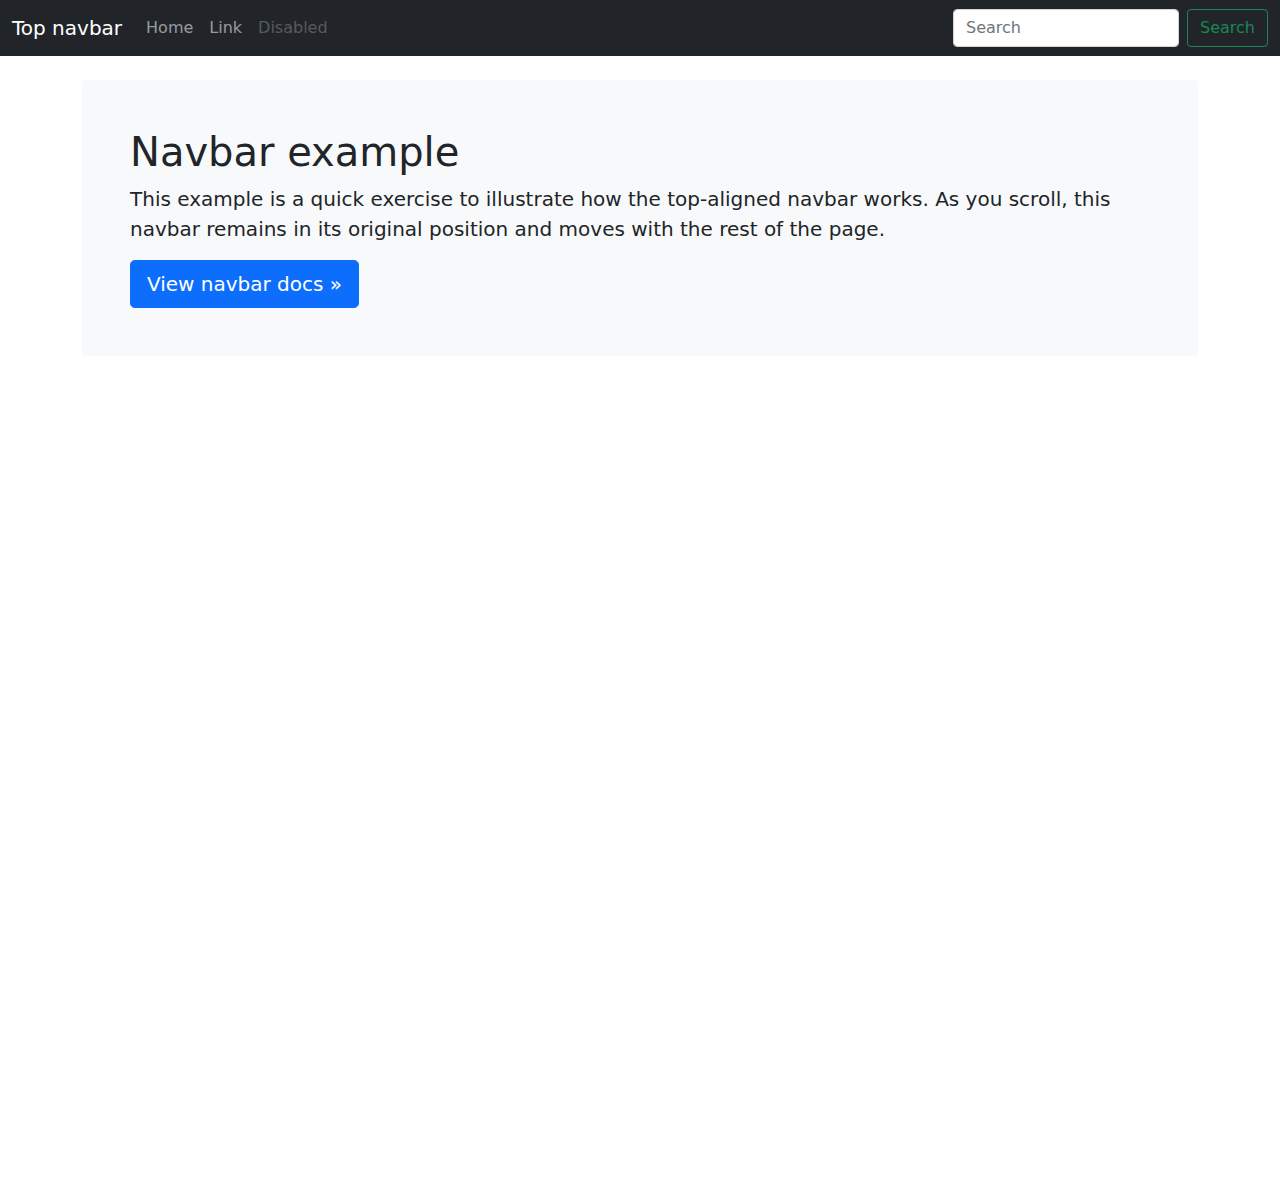
<file: bootstrap-5.0.0-beta1-examples/navbar-static/index.html>
<!doctype html>
<html lang="en">
  <head>
    <meta charset="utf-8">
    <meta name="viewport" content="width=device-width, initial-scale=1">
    <meta name="description" content="">
    <meta name="author" content="Mark Otto, Jacob Thornton, and Bootstrap contributors">
    <meta name="generator" content="Hugo 0.79.0">
    <title>Top navbar example · Bootstrap v5.0</title>

    <link rel="canonical" href="https://getbootstrap.com/docs/5.0/examples/navbar-static/">

    

    <!-- Bootstrap core CSS -->
<link href="../assets/dist/css/bootstrap.min.css" rel="stylesheet">

    <style>
      .bd-placeholder-img {
        font-size: 1.125rem;
        text-anchor: middle;
        -webkit-user-select: none;
        -moz-user-select: none;
        user-select: none;
      }

      @media (min-width: 768px) {
        .bd-placeholder-img-lg {
          font-size: 3.5rem;
        }
      }
    </style>

    
    <!-- Custom styles for this template -->
    <link href="navbar-top.css" rel="stylesheet">
  </head>
  <body>
    
<nav class="navbar navbar-expand-md navbar-dark bg-dark mb-4">
  <div class="container-fluid">
    <a class="navbar-brand" href="#">Top navbar</a>
    <button class="navbar-toggler" type="button" data-bs-toggle="collapse" data-bs-target="#navbarCollapse" aria-controls="navbarCollapse" aria-expanded="false" aria-label="Toggle navigation">
      <span class="navbar-toggler-icon"></span>
    </button>
    <div class="collapse navbar-collapse" id="navbarCollapse">
      <ul class="navbar-nav me-auto mb-2 mb-md-0">
        <li class="nav-item active">
          <a class="nav-link" aria-current="page" href="#">Home</a>
        </li>
        <li class="nav-item">
          <a class="nav-link" href="#">Link</a>
        </li>
        <li class="nav-item">
          <a class="nav-link disabled" href="#" tabindex="-1" aria-disabled="true">Disabled</a>
        </li>
      </ul>
      <form class="d-flex">
        <input class="form-control me-2" type="search" placeholder="Search" aria-label="Search">
        <button class="btn btn-outline-success" type="submit">Search</button>
      </form>
    </div>
  </div>
</nav>

<main class="container">
  <div class="bg-light p-5 rounded">
    <h1>Navbar example</h1>
    <p class="lead">This example is a quick exercise to illustrate how the top-aligned navbar works. As you scroll, this navbar remains in its original position and moves with the rest of the page.</p>
    <a class="btn btn-lg btn-primary" href="../components/navbar/" role="button">View navbar docs &raquo;</a>
  </div>
</main>


    <script src="../assets/dist/js/bootstrap.bundle.min.js"></script>

      
  </body>
</html>
</file>
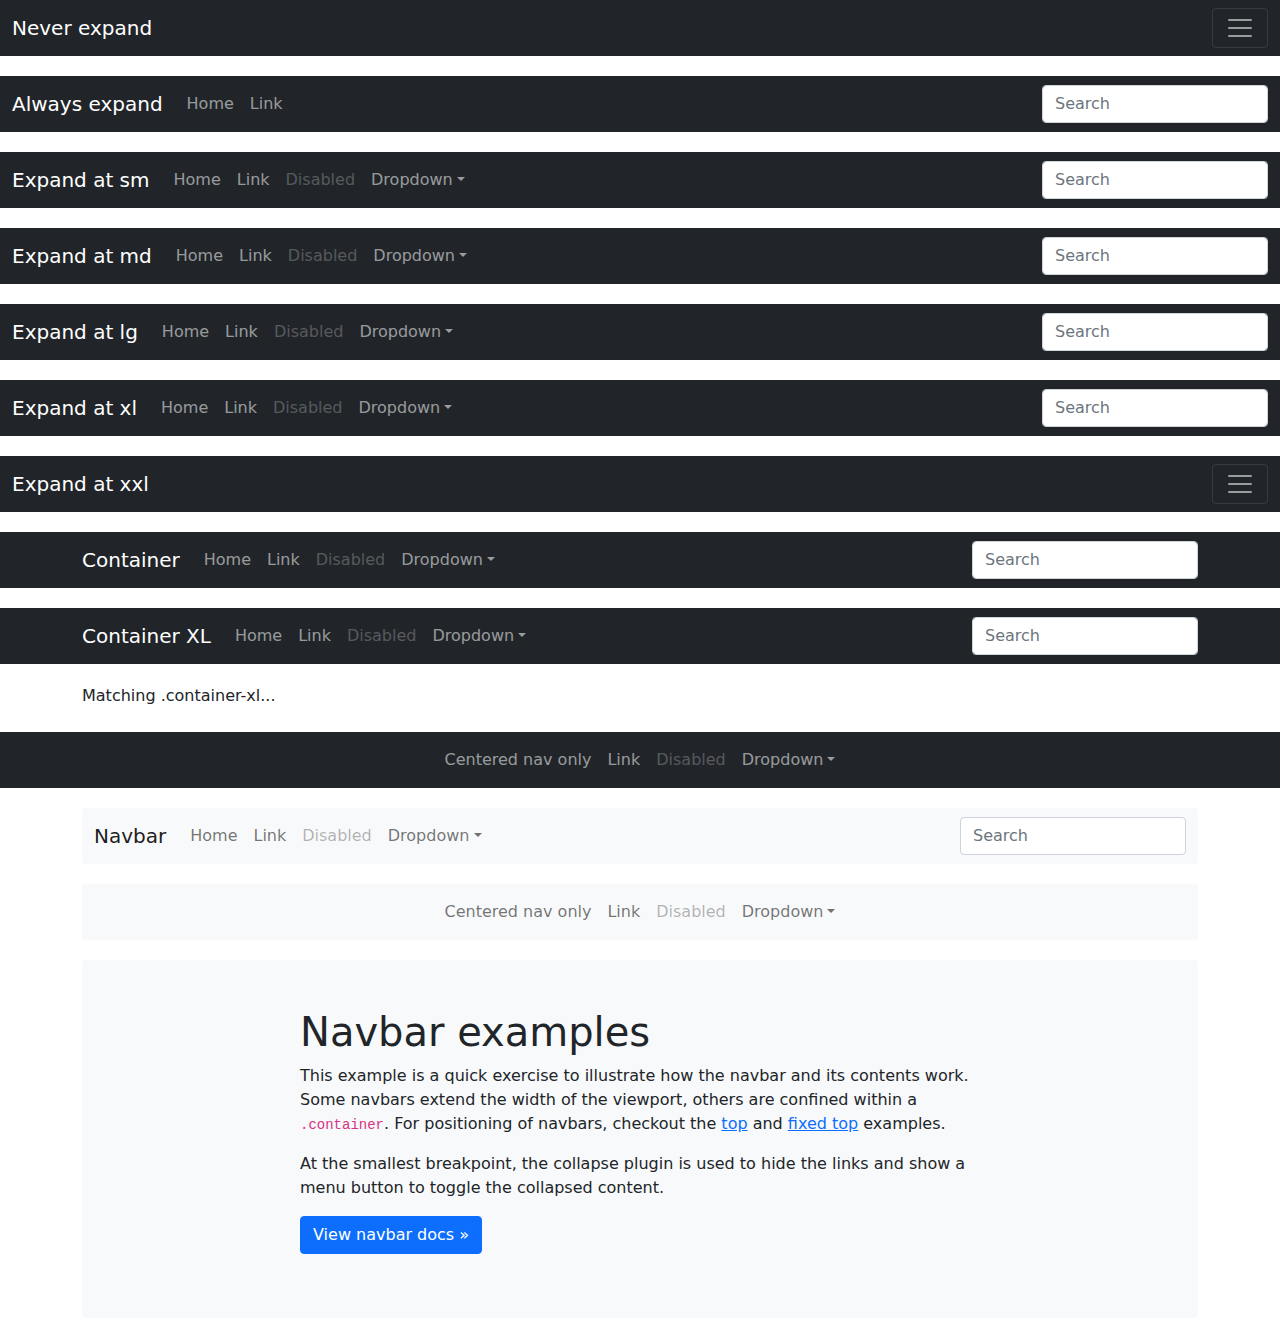
<file: bootstrap-5.0.0-beta1-examples/navbars/index.html>
<!doctype html>
<html lang="en">
  <head>
    <meta charset="utf-8">
    <meta name="viewport" content="width=device-width, initial-scale=1">
    <meta name="description" content="">
    <meta name="author" content="Mark Otto, Jacob Thornton, and Bootstrap contributors">
    <meta name="generator" content="Hugo 0.79.0">
    <title>Navbar Template · Bootstrap v5.0</title>

    <link rel="canonical" href="https://getbootstrap.com/docs/5.0/examples/navbars/">

    

    <!-- Bootstrap core CSS -->
<link href="../assets/dist/css/bootstrap.min.css" rel="stylesheet">

    <style>
      .bd-placeholder-img {
        font-size: 1.125rem;
        text-anchor: middle;
        -webkit-user-select: none;
        -moz-user-select: none;
        user-select: none;
      }

      @media (min-width: 768px) {
        .bd-placeholder-img-lg {
          font-size: 3.5rem;
        }
      }
    </style>

    
    <!-- Custom styles for this template -->
    <link href="navbar.css" rel="stylesheet">
  </head>
  <body>
    
<main>
  <nav class="navbar navbar-dark bg-dark" aria-label="First navbar example">
    <div class="container-fluid">
      <a class="navbar-brand" href="#">Never expand</a>
      <button class="navbar-toggler" type="button" data-bs-toggle="collapse" data-bs-target="#navbarsExample01" aria-controls="navbarsExample01" aria-expanded="false" aria-label="Toggle navigation">
        <span class="navbar-toggler-icon"></span>
      </button>

      <div class="collapse navbar-collapse" id="navbarsExample01">
        <ul class="navbar-nav me-auto mb-2">
          <li class="nav-item active">
            <a class="nav-link" aria-current="page" href="#">Home</a>
          </li>
          <li class="nav-item">
            <a class="nav-link" href="#">Link</a>
          </li>
          <li class="nav-item">
            <a class="nav-link disabled" href="#" tabindex="-1" aria-disabled="true">Disabled</a>
          </li>
          <li class="nav-item dropdown">
            <a class="nav-link dropdown-toggle" href="#" id="dropdown01" data-bs-toggle="dropdown" aria-expanded="false">Dropdown</a>
            <ul class="dropdown-menu" aria-labelledby="dropdown01">
              <li><a class="dropdown-item" href="#">Action</a></li>
              <li><a class="dropdown-item" href="#">Another action</a></li>
              <li><a class="dropdown-item" href="#">Something else here</a></li>
            </ul>
          </li>
        </ul>
        <form>
          <input class="form-control" type="text" placeholder="Search" aria-label="Search">
        </form>
      </div>
    </div>
  </nav>

  <nav class="navbar navbar-expand navbar-dark bg-dark" aria-label="Second navbar example">
    <div class="container-fluid">
      <a class="navbar-brand" href="#">Always expand</a>
      <button class="navbar-toggler" type="button" data-bs-toggle="collapse" data-bs-target="#navbarsExample02" aria-controls="navbarsExample02" aria-expanded="false" aria-label="Toggle navigation">
        <span class="navbar-toggler-icon"></span>
      </button>

      <div class="collapse navbar-collapse" id="navbarsExample02">
        <ul class="navbar-nav me-auto">
          <li class="nav-item active">
            <a class="nav-link" aria-current="page" href="#">Home</a>
          </li>
          <li class="nav-item">
            <a class="nav-link" href="#">Link</a>
          </li>
        </ul>
        <form>
          <input class="form-control" type="text" placeholder="Search" aria-label="Search">
        </form>
      </div>
    </div>
  </nav>

  <nav class="navbar navbar-expand-sm navbar-dark bg-dark" aria-label="Third navbar example">
    <div class="container-fluid">
      <a class="navbar-brand" href="#">Expand at sm</a>
      <button class="navbar-toggler" type="button" data-bs-toggle="collapse" data-bs-target="#navbarsExample03" aria-controls="navbarsExample03" aria-expanded="false" aria-label="Toggle navigation">
        <span class="navbar-toggler-icon"></span>
      </button>

      <div class="collapse navbar-collapse" id="navbarsExample03">
        <ul class="navbar-nav me-auto mb-2 mb-sm-0">
          <li class="nav-item active">
            <a class="nav-link" aria-current="page" href="#">Home</a>
          </li>
          <li class="nav-item">
            <a class="nav-link" href="#">Link</a>
          </li>
          <li class="nav-item">
            <a class="nav-link disabled" href="#" tabindex="-1" aria-disabled="true">Disabled</a>
          </li>
          <li class="nav-item dropdown">
            <a class="nav-link dropdown-toggle" href="#" id="dropdown03" data-bs-toggle="dropdown" aria-expanded="false">Dropdown</a>
            <ul class="dropdown-menu" aria-labelledby="dropdown03">
              <li><a class="dropdown-item" href="#">Action</a></li>
              <li><a class="dropdown-item" href="#">Another action</a></li>
              <li><a class="dropdown-item" href="#">Something else here</a></li>
            </ul>
          </li>
        </ul>
        <form>
          <input class="form-control" type="text" placeholder="Search" aria-label="Search">
        </form>
      </div>
    </div>
  </nav>

  <nav class="navbar navbar-expand-md navbar-dark bg-dark" aria-label="Fourth navbar example">
    <div class="container-fluid">
      <a class="navbar-brand" href="#">Expand at md</a>
      <button class="navbar-toggler" type="button" data-bs-toggle="collapse" data-bs-target="#navbarsExample04" aria-controls="navbarsExample04" aria-expanded="false" aria-label="Toggle navigation">
        <span class="navbar-toggler-icon"></span>
      </button>

      <div class="collapse navbar-collapse" id="navbarsExample04">
        <ul class="navbar-nav me-auto mb-2 mb-md-0">
          <li class="nav-item active">
            <a class="nav-link" aria-current="page" href="#">Home</a>
          </li>
          <li class="nav-item">
            <a class="nav-link" href="#">Link</a>
          </li>
          <li class="nav-item">
            <a class="nav-link disabled" href="#" tabindex="-1" aria-disabled="true">Disabled</a>
          </li>
          <li class="nav-item dropdown">
            <a class="nav-link dropdown-toggle" href="#" id="dropdown04" data-bs-toggle="dropdown" aria-expanded="false">Dropdown</a>
            <ul class="dropdown-menu" aria-labelledby="dropdown04">
              <li><a class="dropdown-item" href="#">Action</a></li>
              <li><a class="dropdown-item" href="#">Another action</a></li>
              <li><a class="dropdown-item" href="#">Something else here</a></li>
            </ul>
          </li>
        </ul>
        <form>
          <input class="form-control" type="text" placeholder="Search" aria-label="Search">
        </form>
      </div>
    </div>
  </nav>

  <nav class="navbar navbar-expand-lg navbar-dark bg-dark" aria-label="Fifth navbar example">
    <div class="container-fluid">
      <a class="navbar-brand" href="#">Expand at lg</a>
      <button class="navbar-toggler" type="button" data-bs-toggle="collapse" data-bs-target="#navbarsExample05" aria-controls="navbarsExample05" aria-expanded="false" aria-label="Toggle navigation">
        <span class="navbar-toggler-icon"></span>
      </button>

      <div class="collapse navbar-collapse" id="navbarsExample05">
        <ul class="navbar-nav me-auto mb-2 mb-lg-0">
          <li class="nav-item active">
            <a class="nav-link" aria-current="page" href="#">Home</a>
          </li>
          <li class="nav-item">
            <a class="nav-link" href="#">Link</a>
          </li>
          <li class="nav-item">
            <a class="nav-link disabled" href="#" tabindex="-1" aria-disabled="true">Disabled</a>
          </li>
          <li class="nav-item dropdown">
            <a class="nav-link dropdown-toggle" href="#" id="dropdown05" data-bs-toggle="dropdown" aria-expanded="false">Dropdown</a>
            <ul class="dropdown-menu" aria-labelledby="dropdown05">
              <li><a class="dropdown-item" href="#">Action</a></li>
              <li><a class="dropdown-item" href="#">Another action</a></li>
              <li><a class="dropdown-item" href="#">Something else here</a></li>
            </ul>
          </li>
        </ul>
        <form>
          <input class="form-control" type="text" placeholder="Search" aria-label="Search">
        </form>
      </div>
    </div>
  </nav>

  <nav class="navbar navbar-expand-xl navbar-dark bg-dark" aria-label="Sixth navbar example">
    <div class="container-fluid">
      <a class="navbar-brand" href="#">Expand at xl</a>
      <button class="navbar-toggler" type="button" data-bs-toggle="collapse" data-bs-target="#navbarsExample06" aria-controls="navbarsExample06" aria-expanded="false" aria-label="Toggle navigation">
        <span class="navbar-toggler-icon"></span>
      </button>

      <div class="collapse navbar-collapse" id="navbarsExample06">
        <ul class="navbar-nav me-auto mb-2 mb-xl-0">
          <li class="nav-item active">
            <a class="nav-link" aria-current="page" href="#">Home</a>
          </li>
          <li class="nav-item">
            <a class="nav-link" href="#">Link</a>
          </li>
          <li class="nav-item">
            <a class="nav-link disabled" href="#" tabindex="-1" aria-disabled="true">Disabled</a>
          </li>
          <li class="nav-item dropdown">
            <a class="nav-link dropdown-toggle" href="#" id="dropdown06" data-bs-toggle="dropdown" aria-expanded="false">Dropdown</a>
            <ul class="dropdown-menu" aria-labelledby="dropdown06">
              <li><a class="dropdown-item" href="#">Action</a></li>
              <li><a class="dropdown-item" href="#">Another action</a></li>
              <li><a class="dropdown-item" href="#">Something else here</a></li>
            </ul>
          </li>
        </ul>
        <form>
          <input class="form-control" type="text" placeholder="Search" aria-label="Search">
        </form>
      </div>
    </div>
  </nav>

  <nav class="navbar navbar-expand-xxl navbar-dark bg-dark" aria-label="Seventh navbar example">
    <div class="container-fluid">
      <a class="navbar-brand" href="#">Expand at xxl</a>
      <button class="navbar-toggler" type="button" data-bs-toggle="collapse" data-bs-target="#navbarsExampleXxl" aria-controls="navbarsExampleXxl" aria-expanded="false" aria-label="Toggle navigation">
        <span class="navbar-toggler-icon"></span>
      </button>

      <div class="collapse navbar-collapse" id="navbarsExampleXxl">
        <ul class="navbar-nav me-auto mb-2 mb-xl-0">
          <li class="nav-item active">
            <a class="nav-link" aria-current="page" href="#">Home</a>
          </li>
          <li class="nav-item">
            <a class="nav-link" href="#">Link</a>
          </li>
          <li class="nav-item">
            <a class="nav-link disabled" href="#" tabindex="-1" aria-disabled="true">Disabled</a>
          </li>
          <li class="nav-item dropdown">
            <a class="nav-link dropdown-toggle" href="#" id="dropdownXxl" data-bs-toggle="dropdown" aria-expanded="false">Dropdown</a>
            <ul class="dropdown-menu" aria-labelledby="dropdownXxl">
              <li><a class="dropdown-item" href="#">Action</a></li>
              <li><a class="dropdown-item" href="#">Another action</a></li>
              <li><a class="dropdown-item" href="#">Something else here</a></li>
            </ul>
          </li>
        </ul>
        <form>
          <input class="form-control" type="text" placeholder="Search" aria-label="Search">
        </form>
      </div>
    </div>
  </nav>

  <nav class="navbar navbar-expand-lg navbar-dark bg-dark" aria-label="Eighth navbar example">
    <div class="container">
      <a class="navbar-brand" href="#">Container</a>
      <button class="navbar-toggler" type="button" data-bs-toggle="collapse" data-bs-target="#navbarsExample07" aria-controls="navbarsExample07" aria-expanded="false" aria-label="Toggle navigation">
        <span class="navbar-toggler-icon"></span>
      </button>

      <div class="collapse navbar-collapse" id="navbarsExample07">
        <ul class="navbar-nav me-auto mb-2 mb-lg-0">
          <li class="nav-item active">
            <a class="nav-link" aria-current="page" href="#">Home</a>
          </li>
          <li class="nav-item">
            <a class="nav-link" href="#">Link</a>
          </li>
          <li class="nav-item">
            <a class="nav-link disabled" href="#" tabindex="-1" aria-disabled="true">Disabled</a>
          </li>
          <li class="nav-item dropdown">
            <a class="nav-link dropdown-toggle" href="#" id="dropdown07" data-bs-toggle="dropdown" aria-expanded="false">Dropdown</a>
            <ul class="dropdown-menu" aria-labelledby="dropdown07">
              <li><a class="dropdown-item" href="#">Action</a></li>
              <li><a class="dropdown-item" href="#">Another action</a></li>
              <li><a class="dropdown-item" href="#">Something else here</a></li>
            </ul>
          </li>
        </ul>
        <form>
          <input class="form-control" type="text" placeholder="Search" aria-label="Search">
        </form>
      </div>
    </div>
  </nav>

  <nav class="navbar navbar-expand-lg navbar-dark bg-dark" aria-label="Ninth navbar example">
    <div class="container-xl">
      <a class="navbar-brand" href="#">Container XL</a>
      <button class="navbar-toggler" type="button" data-bs-toggle="collapse" data-bs-target="#navbarsExample07XL" aria-controls="navbarsExample07XL" aria-expanded="false" aria-label="Toggle navigation">
        <span class="navbar-toggler-icon"></span>
      </button>

      <div class="collapse navbar-collapse" id="navbarsExample07XL">
        <ul class="navbar-nav me-auto mb-2 mb-lg-0">
          <li class="nav-item active">
            <a class="nav-link" aria-current="page" href="#">Home</a>
          </li>
          <li class="nav-item">
            <a class="nav-link" href="#">Link</a>
          </li>
          <li class="nav-item">
            <a class="nav-link disabled" href="#" tabindex="-1" aria-disabled="true">Disabled</a>
          </li>
          <li class="nav-item dropdown">
            <a class="nav-link dropdown-toggle" href="#" id="dropdown07XL" data-bs-toggle="dropdown" aria-expanded="false">Dropdown</a>
            <ul class="dropdown-menu" aria-labelledby="dropdown07XL">
              <li><a class="dropdown-item" href="#">Action</a></li>
              <li><a class="dropdown-item" href="#">Another action</a></li>
              <li><a class="dropdown-item" href="#">Something else here</a></li>
            </ul>
          </li>
        </ul>
        <form>
          <input class="form-control" type="text" placeholder="Search" aria-label="Search">
        </form>
      </div>
    </div>
  </nav>

  <div class="container-xl mb-4">
    <p>Matching .container-xl...</p>
  </div>

  <nav class="navbar navbar-expand-lg navbar-dark bg-dark" aria-label="Tenth navbar example">
    <div class="container-fluid">
      <button class="navbar-toggler" type="button" data-bs-toggle="collapse" data-bs-target="#navbarsExample08" aria-controls="navbarsExample08" aria-expanded="false" aria-label="Toggle navigation">
        <span class="navbar-toggler-icon"></span>
      </button>

      <div class="collapse navbar-collapse justify-content-md-center" id="navbarsExample08">
        <ul class="navbar-nav">
          <li class="nav-item active">
            <a class="nav-link" aria-current="page" href="#">Centered nav only</a>
          </li>
          <li class="nav-item">
            <a class="nav-link" href="#">Link</a>
          </li>
          <li class="nav-item">
            <a class="nav-link disabled" href="#" tabindex="-1" aria-disabled="true">Disabled</a>
          </li>
          <li class="nav-item dropdown">
            <a class="nav-link dropdown-toggle" href="#" id="dropdown08" data-bs-toggle="dropdown" aria-expanded="false">Dropdown</a>
            <ul class="dropdown-menu" aria-labelledby="dropdown08">
              <li><a class="dropdown-item" href="#">Action</a></li>
              <li><a class="dropdown-item" href="#">Another action</a></li>
              <li><a class="dropdown-item" href="#">Something else here</a></li>
            </ul>
          </li>
        </ul>
      </div>
    </div>
  </nav>

  <div class="container">
    <nav class="navbar navbar-expand-lg navbar-light bg-light rounded" aria-label="Eleventh navbar example">
      <div class="container-fluid">
        <a class="navbar-brand" href="#">Navbar</a>
        <button class="navbar-toggler" type="button" data-bs-toggle="collapse" data-bs-target="#navbarsExample09" aria-controls="navbarsExample09" aria-expanded="false" aria-label="Toggle navigation">
          <span class="navbar-toggler-icon"></span>
        </button>

        <div class="collapse navbar-collapse" id="navbarsExample09">
          <ul class="navbar-nav me-auto mb-2 mb-lg-0">
            <li class="nav-item active">
              <a class="nav-link" aria-current="page" href="#">Home</a>
            </li>
            <li class="nav-item">
              <a class="nav-link" href="#">Link</a>
            </li>
            <li class="nav-item">
              <a class="nav-link disabled" href="#" tabindex="-1" aria-disabled="true">Disabled</a>
            </li>
            <li class="nav-item dropdown">
              <a class="nav-link dropdown-toggle" href="#" id="dropdown09" data-bs-toggle="dropdown" aria-expanded="false">Dropdown</a>
              <ul class="dropdown-menu" aria-labelledby="dropdown09">
                <li><a class="dropdown-item" href="#">Action</a></li>
                <li><a class="dropdown-item" href="#">Another action</a></li>
                <li><a class="dropdown-item" href="#">Something else here</a></li>
              </ul>
            </li>
          </ul>
          <form>
            <input class="form-control" type="text" placeholder="Search" aria-label="Search">
          </form>
        </div>
      </div>
    </nav>

    <nav class="navbar navbar-expand-lg navbar-light bg-light rounded" aria-label="Twelfth navbar example">
      <div class="container-fluid">
        <button class="navbar-toggler" type="button" data-bs-toggle="collapse" data-bs-target="#navbarsExample10" aria-controls="navbarsExample10" aria-expanded="false" aria-label="Toggle navigation">
          <span class="navbar-toggler-icon"></span>
        </button>

        <div class="collapse navbar-collapse justify-content-md-center" id="navbarsExample10">
          <ul class="navbar-nav">
            <li class="nav-item active">
              <a class="nav-link" aria-current="page" href="#">Centered nav only</a>
            </li>
            <li class="nav-item">
              <a class="nav-link" href="#">Link</a>
            </li>
            <li class="nav-item">
              <a class="nav-link disabled" href="#" tabindex="-1" aria-disabled="true">Disabled</a>
            </li>
            <li class="nav-item dropdown">
              <a class="nav-link dropdown-toggle" href="#" id="dropdown10" data-bs-toggle="dropdown" aria-expanded="false">Dropdown</a>
              <ul class="dropdown-menu" aria-labelledby="dropdown10">
                <li><a class="dropdown-item" href="#">Action</a></li>
                <li><a class="dropdown-item" href="#">Another action</a></li>
                <li><a class="dropdown-item" href="#">Something else here</a></li>
              </ul>
            </li>
          </ul>
        </div>
      </div>
    </nav>

    <div>
      <div class="bg-light p-5 rounded">
        <div class="col-sm-8 mx-auto">
          <h1>Navbar examples</h1>
          <p>This example is a quick exercise to illustrate how the navbar and its contents work. Some navbars extend the width of the viewport, others are confined within a <code>.container</code>. For positioning of navbars, checkout the <a href="../examples/navbar-static/">top</a> and <a href="../examples/navbar-fixed/">fixed top</a> examples.</p>
          <p>At the smallest breakpoint, the collapse plugin is used to hide the links and show a menu button to toggle the collapsed content.</p>
          <p>
            <a class="btn btn-primary" href="../components/navbar/" role="button">View navbar docs &raquo;</a>
          </p>
        </div>
      </div>
    </div>
  </div>
</main>


    <script src="../assets/dist/js/bootstrap.bundle.min.js"></script>

      
  </body>
</html>
</file>
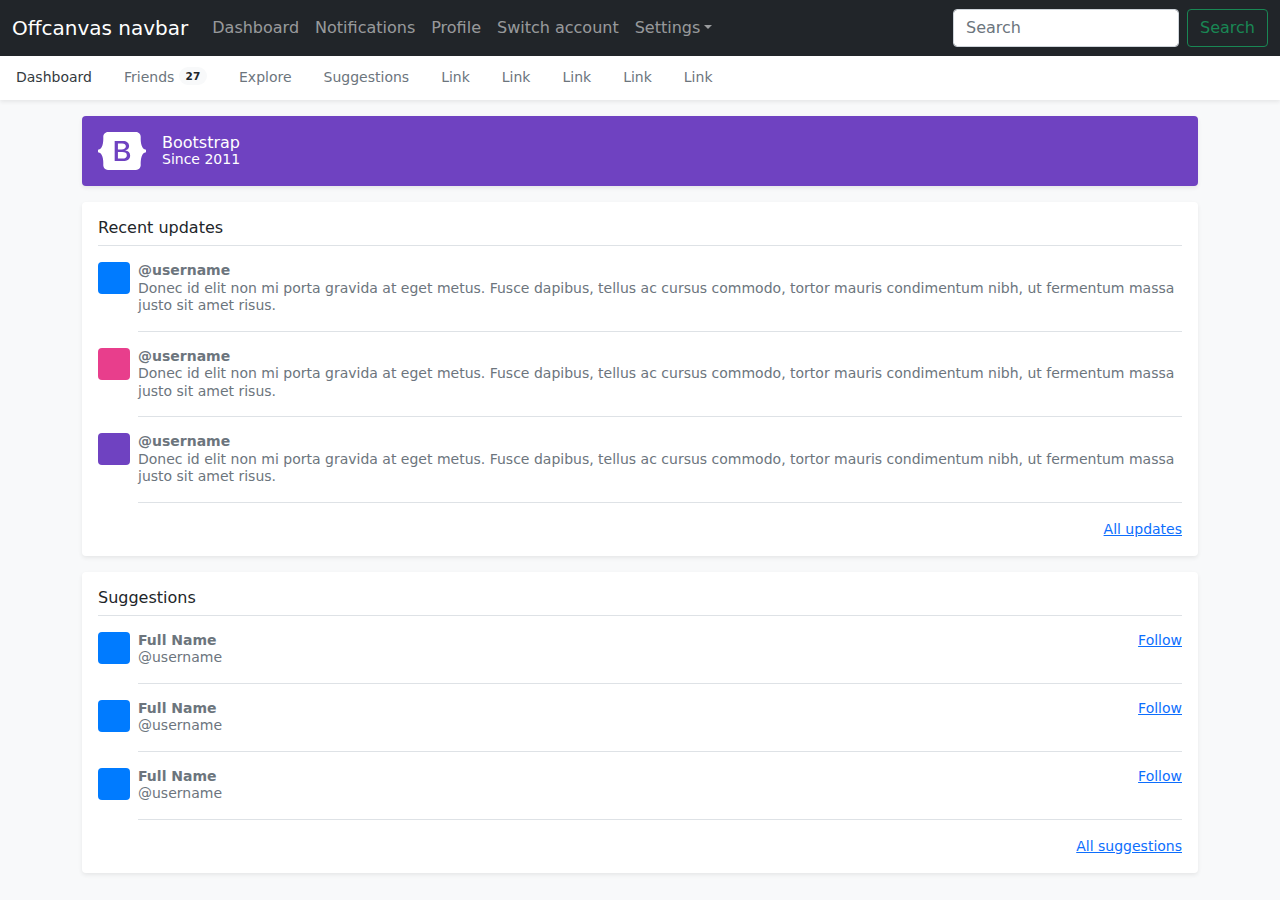
<file: bootstrap-5.0.0-beta1-examples/offcanvas/index.html>
<!doctype html>
<html lang="en">
  <head>
    <meta charset="utf-8">
    <meta name="viewport" content="width=device-width, initial-scale=1">
    <meta name="description" content="">
    <meta name="author" content="Mark Otto, Jacob Thornton, and Bootstrap contributors">
    <meta name="generator" content="Hugo 0.79.0">
    <title>Offcanvas template · Bootstrap v5.0</title>

    <link rel="canonical" href="https://getbootstrap.com/docs/5.0/examples/offcanvas/">

    

    <!-- Bootstrap core CSS -->
<link href="../assets/dist/css/bootstrap.min.css" rel="stylesheet">

    <style>
      .bd-placeholder-img {
        font-size: 1.125rem;
        text-anchor: middle;
        -webkit-user-select: none;
        -moz-user-select: none;
        user-select: none;
      }

      @media (min-width: 768px) {
        .bd-placeholder-img-lg {
          font-size: 3.5rem;
        }
      }
    </style>

    
    <!-- Custom styles for this template -->
    <link href="offcanvas.css" rel="stylesheet">
  </head>
  <body class="bg-light">
    
<nav class="navbar navbar-expand-lg fixed-top navbar-dark bg-dark" aria-label="Main navigation">
  <div class="container-fluid">
    <a class="navbar-brand" href="#">Offcanvas navbar</a>
    <button class="navbar-toggler p-0 border-0" type="button" data-bs-toggle="offcanvas" aria-label="Toggle navigation">
      <span class="navbar-toggler-icon"></span>
    </button>

    <div class="navbar-collapse offcanvas-collapse" id="navbarsExampleDefault">
      <ul class="navbar-nav me-auto mb-2 mb-lg-0">
        <li class="nav-item active">
          <a class="nav-link" aria-current="page" href="#">Dashboard</a>
        </li>
        <li class="nav-item">
          <a class="nav-link" href="#">Notifications</a>
        </li>
        <li class="nav-item">
          <a class="nav-link" href="#">Profile</a>
        </li>
        <li class="nav-item">
          <a class="nav-link" href="#">Switch account</a>
        </li>
        <li class="nav-item dropdown">
          <a class="nav-link dropdown-toggle" href="#" id="dropdown01" data-bs-toggle="dropdown" aria-expanded="false">Settings</a>
          <ul class="dropdown-menu" aria-labelledby="dropdown01">
            <li><a class="dropdown-item" href="#">Action</a></li>
            <li><a class="dropdown-item" href="#">Another action</a></li>
            <li><a class="dropdown-item" href="#">Something else here</a></li>
          </ul>
        </li>
      </ul>
      <form class="d-flex">
        <input class="form-control me-2" type="search" placeholder="Search" aria-label="Search">
        <button class="btn btn-outline-success" type="submit">Search</button>
      </form>
    </div>
  </div>
</nav>

<div class="nav-scroller bg-white shadow-sm">
  <nav class="nav nav-underline" aria-label="Secondary navigation">
    <a class="nav-link active" aria-current="page" href="#">Dashboard</a>
    <a class="nav-link" href="#">
      Friends
      <span class="badge bg-light text-dark rounded-pill align-text-bottom">27</span>
    </a>
    <a class="nav-link" href="#">Explore</a>
    <a class="nav-link" href="#">Suggestions</a>
    <a class="nav-link" href="#">Link</a>
    <a class="nav-link" href="#">Link</a>
    <a class="nav-link" href="#">Link</a>
    <a class="nav-link" href="#">Link</a>
    <a class="nav-link" href="#">Link</a>
  </nav>
</div>

<main class="container">
  <div class="d-flex align-items-center p-3 my-3 text-white bg-purple rounded shadow-sm">
    <img class="me-3" src="../assets/brand/bootstrap-logo-white.svg" alt="" width="48" height="38">
    <div class="lh-1">
      <h1 class="h6 mb-0 text-white lh-1">Bootstrap</h1>
      <small>Since 2011</small>
    </div>
  </div>

  <div class="my-3 p-3 bg-white rounded shadow-sm">
    <h6 class="border-bottom pb-2 mb-0">Recent updates</h6>
    <div class="d-flex text-muted pt-3">
      <svg class="bd-placeholder-img flex-shrink-0 me-2 rounded" width="32" height="32" xmlns="http://www.w3.org/2000/svg" role="img" aria-label="Placeholder: 32x32" preserveAspectRatio="xMidYMid slice" focusable="false"><title>Placeholder</title><rect width="100%" height="100%" fill="#007bff"/><text x="50%" y="50%" fill="#007bff" dy=".3em">32x32</text></svg>

      <p class="pb-3 mb-0 small lh-sm border-bottom">
        <strong class="d-block text-gray-dark">@username</strong>
        Donec id elit non mi porta gravida at eget metus. Fusce dapibus, tellus ac cursus commodo, tortor mauris condimentum nibh, ut fermentum massa justo sit amet risus.
      </p>
    </div>
    <div class="d-flex text-muted pt-3">
      <svg class="bd-placeholder-img flex-shrink-0 me-2 rounded" width="32" height="32" xmlns="http://www.w3.org/2000/svg" role="img" aria-label="Placeholder: 32x32" preserveAspectRatio="xMidYMid slice" focusable="false"><title>Placeholder</title><rect width="100%" height="100%" fill="#e83e8c"/><text x="50%" y="50%" fill="#e83e8c" dy=".3em">32x32</text></svg>

      <p class="pb-3 mb-0 small lh-sm border-bottom">
        <strong class="d-block text-gray-dark">@username</strong>
        Donec id elit non mi porta gravida at eget metus. Fusce dapibus, tellus ac cursus commodo, tortor mauris condimentum nibh, ut fermentum massa justo sit amet risus.
      </p>
    </div>
    <div class="d-flex text-muted pt-3">
      <svg class="bd-placeholder-img flex-shrink-0 me-2 rounded" width="32" height="32" xmlns="http://www.w3.org/2000/svg" role="img" aria-label="Placeholder: 32x32" preserveAspectRatio="xMidYMid slice" focusable="false"><title>Placeholder</title><rect width="100%" height="100%" fill="#6f42c1"/><text x="50%" y="50%" fill="#6f42c1" dy=".3em">32x32</text></svg>

      <p class="pb-3 mb-0 small lh-sm border-bottom">
        <strong class="d-block text-gray-dark">@username</strong>
        Donec id elit non mi porta gravida at eget metus. Fusce dapibus, tellus ac cursus commodo, tortor mauris condimentum nibh, ut fermentum massa justo sit amet risus.
      </p>
    </div>
    <small class="d-block text-end mt-3">
      <a href="#">All updates</a>
    </small>
  </div>

  <div class="my-3 p-3 bg-white rounded shadow-sm">
    <h6 class="border-bottom pb-2 mb-0">Suggestions</h6>
    <div class="d-flex text-muted pt-3">
      <svg class="bd-placeholder-img flex-shrink-0 me-2 rounded" width="32" height="32" xmlns="http://www.w3.org/2000/svg" role="img" aria-label="Placeholder: 32x32" preserveAspectRatio="xMidYMid slice" focusable="false"><title>Placeholder</title><rect width="100%" height="100%" fill="#007bff"/><text x="50%" y="50%" fill="#007bff" dy=".3em">32x32</text></svg>

      <div class="pb-3 mb-0 small lh-sm border-bottom w-100">
        <div class="d-flex justify-content-between">
          <strong class="text-gray-dark">Full Name</strong>
          <a href="#">Follow</a>
        </div>
        <span class="d-block">@username</span>
      </div>
    </div>
    <div class="d-flex text-muted pt-3">
      <svg class="bd-placeholder-img flex-shrink-0 me-2 rounded" width="32" height="32" xmlns="http://www.w3.org/2000/svg" role="img" aria-label="Placeholder: 32x32" preserveAspectRatio="xMidYMid slice" focusable="false"><title>Placeholder</title><rect width="100%" height="100%" fill="#007bff"/><text x="50%" y="50%" fill="#007bff" dy=".3em">32x32</text></svg>

      <div class="pb-3 mb-0 small lh-sm border-bottom w-100">
        <div class="d-flex justify-content-between">
          <strong class="text-gray-dark">Full Name</strong>
          <a href="#">Follow</a>
        </div>
        <span class="d-block">@username</span>
      </div>
    </div>
    <div class="d-flex text-muted pt-3">
      <svg class="bd-placeholder-img flex-shrink-0 me-2 rounded" width="32" height="32" xmlns="http://www.w3.org/2000/svg" role="img" aria-label="Placeholder: 32x32" preserveAspectRatio="xMidYMid slice" focusable="false"><title>Placeholder</title><rect width="100%" height="100%" fill="#007bff"/><text x="50%" y="50%" fill="#007bff" dy=".3em">32x32</text></svg>

      <div class="pb-3 mb-0 small lh-sm border-bottom w-100">
        <div class="d-flex justify-content-between">
          <strong class="text-gray-dark">Full Name</strong>
          <a href="#">Follow</a>
        </div>
        <span class="d-block">@username</span>
      </div>
    </div>
    <small class="d-block text-end mt-3">
      <a href="#">All suggestions</a>
    </small>
  </div>
</main>


    <script src="../assets/dist/js/bootstrap.bundle.min.js"></script>

      <script src="offcanvas.js"></script>
  </body>
</html>
</file>
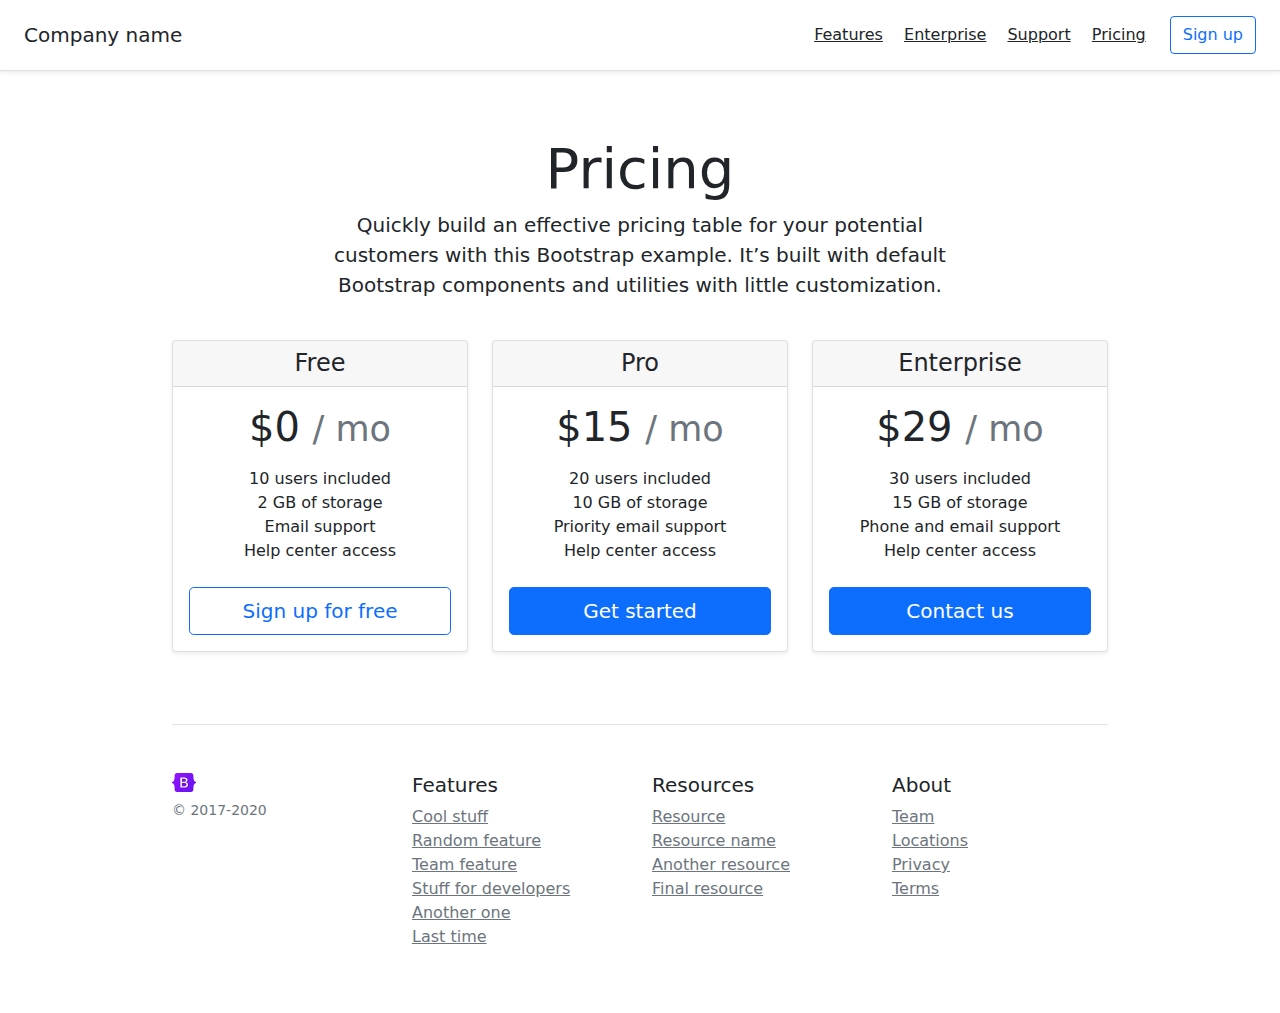
<file: bootstrap-5.0.0-beta1-examples/pricing/index.html>
<!doctype html>
<html lang="en">
  <head>
    <meta charset="utf-8">
    <meta name="viewport" content="width=device-width, initial-scale=1">
    <meta name="description" content="">
    <meta name="author" content="Mark Otto, Jacob Thornton, and Bootstrap contributors">
    <meta name="generator" content="Hugo 0.79.0">
    <title>Pricing example · Bootstrap v5.0</title>

    <link rel="canonical" href="https://getbootstrap.com/docs/5.0/examples/pricing/">

    

    <!-- Bootstrap core CSS -->
<link href="../assets/dist/css/bootstrap.min.css" rel="stylesheet">

    <style>
      .bd-placeholder-img {
        font-size: 1.125rem;
        text-anchor: middle;
        -webkit-user-select: none;
        -moz-user-select: none;
        user-select: none;
      }

      @media (min-width: 768px) {
        .bd-placeholder-img-lg {
          font-size: 3.5rem;
        }
      }
    </style>

    
    <!-- Custom styles for this template -->
    <link href="pricing.css" rel="stylesheet">
  </head>
  <body>
    
<header class="d-flex flex-column flex-md-row align-items-center p-3 px-md-4 mb-3 bg-white border-bottom shadow-sm">
  <p class="h5 my-0 me-md-auto fw-normal">Company name</p>
  <nav class="my-2 my-md-0 me-md-3">
    <a class="p-2 text-dark" href="#">Features</a>
    <a class="p-2 text-dark" href="#">Enterprise</a>
    <a class="p-2 text-dark" href="#">Support</a>
    <a class="p-2 text-dark" href="#">Pricing</a>
  </nav>
  <a class="btn btn-outline-primary" href="#">Sign up</a>
</header>

<main class="container">
  <div class="pricing-header px-3 py-3 pt-md-5 pb-md-4 mx-auto text-center">
    <h1 class="display-4">Pricing</h1>
    <p class="lead">Quickly build an effective pricing table for your potential customers with this Bootstrap example. It’s built with default Bootstrap components and utilities with little customization.</p>
  </div>

  <div class="row row-cols-1 row-cols-md-3 mb-3 text-center">
    <div class="col">
      <div class="card mb-4 shadow-sm">
      <div class="card-header">
        <h4 class="my-0 fw-normal">Free</h4>
      </div>
      <div class="card-body">
        <h1 class="card-title pricing-card-title">$0 <small class="text-muted">/ mo</small></h1>
        <ul class="list-unstyled mt-3 mb-4">
          <li>10 users included</li>
          <li>2 GB of storage</li>
          <li>Email support</li>
          <li>Help center access</li>
        </ul>
        <button type="button" class="w-100 btn btn-lg btn-outline-primary">Sign up for free</button>
      </div>
    </div>
    </div>
    <div class="col">
      <div class="card mb-4 shadow-sm">
      <div class="card-header">
        <h4 class="my-0 fw-normal">Pro</h4>
      </div>
      <div class="card-body">
        <h1 class="card-title pricing-card-title">$15 <small class="text-muted">/ mo</small></h1>
        <ul class="list-unstyled mt-3 mb-4">
          <li>20 users included</li>
          <li>10 GB of storage</li>
          <li>Priority email support</li>
          <li>Help center access</li>
        </ul>
        <button type="button" class="w-100 btn btn-lg btn-primary">Get started</button>
      </div>
    </div>
    </div>
    <div class="col">
      <div class="card mb-4 shadow-sm">
      <div class="card-header">
        <h4 class="my-0 fw-normal">Enterprise</h4>
      </div>
      <div class="card-body">
        <h1 class="card-title pricing-card-title">$29 <small class="text-muted">/ mo</small></h1>
        <ul class="list-unstyled mt-3 mb-4">
          <li>30 users included</li>
          <li>15 GB of storage</li>
          <li>Phone and email support</li>
          <li>Help center access</li>
        </ul>
        <button type="button" class="w-100 btn btn-lg btn-primary">Contact us</button>
      </div>
    </div>
    </div>
  </div>

  <footer class="pt-4 my-md-5 pt-md-5 border-top">
    <div class="row">
      <div class="col-12 col-md">
        <img class="mb-2" src="../assets/brand/bootstrap-logo.svg" alt="" width="24" height="19">
        <small class="d-block mb-3 text-muted">&copy; 2017-2020</small>
      </div>
      <div class="col-6 col-md">
        <h5>Features</h5>
        <ul class="list-unstyled text-small">
          <li><a class="link-secondary" href="#">Cool stuff</a></li>
          <li><a class="link-secondary" href="#">Random feature</a></li>
          <li><a class="link-secondary" href="#">Team feature</a></li>
          <li><a class="link-secondary" href="#">Stuff for developers</a></li>
          <li><a class="link-secondary" href="#">Another one</a></li>
          <li><a class="link-secondary" href="#">Last time</a></li>
        </ul>
      </div>
      <div class="col-6 col-md">
        <h5>Resources</h5>
        <ul class="list-unstyled text-small">
          <li><a class="link-secondary" href="#">Resource</a></li>
          <li><a class="link-secondary" href="#">Resource name</a></li>
          <li><a class="link-secondary" href="#">Another resource</a></li>
          <li><a class="link-secondary" href="#">Final resource</a></li>
        </ul>
      </div>
      <div class="col-6 col-md">
        <h5>About</h5>
        <ul class="list-unstyled text-small">
          <li><a class="link-secondary" href="#">Team</a></li>
          <li><a class="link-secondary" href="#">Locations</a></li>
          <li><a class="link-secondary" href="#">Privacy</a></li>
          <li><a class="link-secondary" href="#">Terms</a></li>
        </ul>
      </div>
    </div>
  </footer>
</main>


    
  </body>
</html>
</file>
<file: bootstrap-5.0.0-beta1-examples/blog/blog.css>
/* stylelint-disable selector-list-comma-newline-after */

.blog-header {
  line-height: 1;
  border-bottom: 1px solid #e5e5e5;
}

.blog-header-logo {
  font-family: "Playfair Display", Georgia, "Times New Roman", serif/*rtl:Amiri, Georgia, "Times New Roman", serif*/;
  font-size: 2.25rem;
}

.blog-header-logo:hover {
  text-decoration: none;
}

h1, h2, h3, h4, h5, h6 {
  font-family: "Playfair Display", Georgia, "Times New Roman", serif/*rtl:Amiri, Georgia, "Times New Roman", serif*/;
}

.display-4 {
  font-size: 2.5rem;
}
@media (min-width: 768px) {
  .display-4 {
    font-size: 3rem;
  }
}

.nav-scroller {
  position: relative;
  z-index: 2;
  height: 2.75rem;
  overflow-y: hidden;
}

.nav-scroller .nav {
  display: flex;
  flex-wrap: nowrap;
  padding-bottom: 1rem;
  margin-top: -1px;
  overflow-x: auto;
  text-align: center;
  white-space: nowrap;
  -webkit-overflow-scrolling: touch;
}

.nav-scroller .nav-link {
  padding-top: .75rem;
  padding-bottom: .75rem;
  font-size: .875rem;
}

.card-img-right {
  height: 100%;
  border-radius: 0 3px 3px 0;
}

.flex-auto {
  flex: 0 0 auto;
}

.h-250 { height: 250px; }
@media (min-width: 768px) {
  .h-md-250 { height: 250px; }
}

/* Pagination */
.blog-pagination {
  margin-bottom: 4rem;
}
.blog-pagination > .btn {
  border-radius: 2rem;
}

/*
 * Blog posts
 */
.blog-post {
  margin-bottom: 4rem;
}
.blog-post-title {
  margin-bottom: .25rem;
  font-size: 2.5rem;
}
.blog-post-meta {
  margin-bottom: 1.25rem;
  color: #727272;
}

/*
 * Footer
 */
.blog-footer {
  padding: 2.5rem 0;
  color: #727272;
  text-align: center;
  background-color: #f9f9f9;
  border-top: .05rem solid #e5e5e5;
}
.blog-footer p:last-child {
  margin-bottom: 0;
}
</file>
<file: bootstrap-5.0.0-beta1-examples/carousel/carousel.css>
/* GLOBAL STYLES
-------------------------------------------------- */
/* Padding below the footer and lighter body text */

body {
  color: #5a5a5a;
}


/* CUSTOMIZE THE CAROUSEL
-------------------------------------------------- */

/* Carousel base class */
.carousel {
  margin-bottom: 4rem;
}
/* Since positioning the image, we need to help out the caption */
.carousel-caption {
  bottom: 3rem;
  z-index: 10;
}

/* Declare heights because of positioning of img element */
.carousel-item {
  height: 32rem;
}
.carousel-item > img {
  position: absolute;
  top: 0;
  left: 0;
  min-width: 100%;
  height: 32rem;
}


/* MARKETING CONTENT
-------------------------------------------------- */

/* Center align the text within the three columns below the carousel */
.marketing .col-lg-4 {
  margin-bottom: 1.5rem;
  text-align: center;
}
.marketing h2 {
  font-weight: 400;
}
/* rtl:begin:ignore */
.marketing .col-lg-4 p {
  margin-right: .75rem;
  margin-left: .75rem;
}
/* rtl:end:ignore */


/* Featurettes
------------------------- */

.featurette-divider {
  margin: 5rem 0; /* Space out the Bootstrap <hr> more */
}

/* Thin out the marketing headings */
.featurette-heading {
  font-weight: 300;
  line-height: 1;
  /* rtl:remove */
  letter-spacing: -.05rem;
}


/* RESPONSIVE CSS
-------------------------------------------------- */

@media (min-width: 40em) {
  /* Bump up size of carousel content */
  .carousel-caption p {
    margin-bottom: 1.25rem;
    font-size: 1.25rem;
    line-height: 1.4;
  }

  .featurette-heading {
    font-size: 50px;
  }
}

@media (min-width: 62em) {
  .featurette-heading {
    margin-top: 7rem;
  }
}
</file>
<file: bootstrap-5.0.0-beta1-examples/checkout/form-validation.css>
.container {
  max-width: 960px;
}
</file>
<file: bootstrap-5.0.0-beta1-examples/cover/cover.css>
/*
 * Globals
 */


/* Custom default button */
.btn-secondary,
.btn-secondary:hover,
.btn-secondary:focus {
  color: #333;
  text-shadow: none; /* Prevent inheritance from `body` */
}


/*
 * Base structure
 */

body {
  text-shadow: 0 .05rem .1rem rgba(0, 0, 0, .5);
  box-shadow: inset 0 0 5rem rgba(0, 0, 0, .5);
}

.cover-container {
  max-width: 42em;
}


/*
 * Header
 */

.nav-masthead .nav-link {
  padding: .25rem 0;
  font-weight: 700;
  color: rgba(255, 255, 255, .5);
  background-color: transparent;
  border-bottom: .25rem solid transparent;
}

.nav-masthead .nav-link:hover,
.nav-masthead .nav-link:focus {
  border-bottom-color: rgba(255, 255, 255, .25);
}

.nav-masthead .nav-link + .nav-link {
  margin-left: 1rem;
}

.nav-masthead .active {
  color: #fff;
  border-bottom-color: #fff;
}
</file>
<file: bootstrap-5.0.0-beta1-examples/grid/grid.css>
.themed-grid-col {
  padding-top: .75rem;
  padding-bottom: .75rem;
  background-color: rgba(86, 61, 124, .15);
  border: 1px solid rgba(86, 61, 124, .2);
}

.themed-container {
  padding: .75rem;
  margin-bottom: 1.5rem;
  background-color: rgba(0, 123, 255, .15);
  border: 1px solid rgba(0, 123, 255, .2);
}
</file>
<file: bootstrap-5.0.0-beta1-examples/navbar-fixed/navbar-top-fixed.css>
/* Show it is fixed to the top */
body {
  min-height: 75rem;
  padding-top: 4.5rem;
}
</file>
<file: bootstrap-5.0.0-beta1-examples/navbar-static/navbar-top.css>
/* Show it's not fixed to the top */
body {
  min-height: 75rem;
}
</file>
<file: bootstrap-5.0.0-beta1-examples/navbars/navbar.css>
body {
  padding-bottom: 20px;
}

.navbar {
  margin-bottom: 20px;
}
</file>
<file: bootstrap-5.0.0-beta1-examples/offcanvas/offcanvas.css>
html,
body {
  overflow-x: hidden; /* Prevent scroll on narrow devices */
}

body {
  padding-top: 56px;
}

@media (max-width: 991.98px) {
  .offcanvas-collapse {
    position: fixed;
    top: 56px; /* Height of navbar */
    bottom: 0;
    left: 100%;
    width: 100%;
    padding-right: 1rem;
    padding-left: 1rem;
    overflow-y: auto;
    visibility: hidden;
    background-color: #343a40;
    transition: transform .3s ease-in-out, visibility .3s ease-in-out;
  }
  .offcanvas-collapse.open {
    visibility: visible;
    transform: translateX(-100%);
  }
}

.nav-scroller {
  position: relative;
  z-index: 2;
  height: 2.75rem;
  overflow-y: hidden;
}

.nav-scroller .nav {
  display: flex;
  flex-wrap: nowrap;
  padding-bottom: 1rem;
  margin-top: -1px;
  overflow-x: auto;
  color: rgba(255, 255, 255, .75);
  text-align: center;
  white-space: nowrap;
  -webkit-overflow-scrolling: touch;
}

.nav-underline .nav-link {
  padding-top: .75rem;
  padding-bottom: .75rem;
  font-size: .875rem;
  color: #6c757d;
}

.nav-underline .nav-link:hover {
  color: #007bff;
}

.nav-underline .active {
  font-weight: 500;
  color: #343a40;
}

.text-white-50 { color: rgba(255, 255, 255, .5); }

.bg-purple { background-color: #6f42c1; }
</file>
<file: bootstrap-5.0.0-beta1-examples/pricing/pricing.css>
.container {
  max-width: 960px;
}

.pricing-header {
  max-width: 700px;
}
</file>
<file: bootstrap-5.0.0-beta1-examples/cheatsheet/cheatsheet.css>
body {
  scroll-behavior: smooth;
}

/**
 * Bootstrap "Journal code" icon
 * @link https://icons.getbootstrap.com/icons/journal-code/
 */
.bd-heading a::before {
  display: inline-block;
  width: 1em;
  height: 1em;
  margin-right: .25rem;
  content: "";
  background-image: url("data:image/svg+xml,%3Csvg xmlns='http://www.w3.org/2000/svg' fill='%25230d6efd' viewBox='0 0 16 16'%3E%3Cpath d='M4 1h8a2 2 0 0 1 2 2v10a2 2 0 0 1-2 2H4a2 2 0 0 1-2-2h1a1 1 0 0 0 1 1h8a1 1 0 0 0 1-1V3a1 1 0 0 0-1-1H4a1 1 0 0 0-1 1H2a2 2 0 0 1 2-2z'/%3E%3Cpath d='M2 5v-.5a.5.5 0 0 1 1 0V5h.5a.5.5 0 0 1 0 1h-2a.5.5 0 0 1 0-1H2zm0 3v-.5a.5.5 0 0 1 1 0V8h.5a.5.5 0 0 1 0 1h-2a.5.5 0 0 1 0-1H2zm0 3v-.5a.5.5 0 0 1 1 0v.5h.5a.5.5 0 0 1 0 1h-2a.5.5 0 0 1 0-1H2z'/%3E%3Cpath fill-rule='evenodd' d='M8.646 5.646a.5.5 0 0 1 .708 0l2 2a.5.5 0 0 1 0 .708l-2 2a.5.5 0 0 1-.708-.708L10.293 8 8.646 6.354a.5.5 0 0 1 0-.708zm-1.292 0a.5.5 0 0 0-.708 0l-2 2a.5.5 0 0 0 0 .708l2 2a.5.5 0 0 0 .708-.708L5.707 8l1.647-1.646a.5.5 0 0 0 0-.708z'/%3E%3C/svg%3E");
  background-size: 1em;
}

/* stylelint-disable-next-line selector-max-universal */
.bd-heading + div > * + * {
  margin-top: 3rem;
}

/* Table of contents */
.bd-aside a {
  padding: .1875rem .5rem;
  margin-top: .125rem;
  margin-left: .3125rem;
  color: rgba(0, 0, 0, .65);
  text-decoration: none;
}

.bd-aside a:hover,
.bd-aside a:focus {
  color: rgba(0, 0, 0, .85);
  background-color: rgba(121, 82, 179, .1);
}

.bd-aside .active {
  font-weight: 600;
  color: rgba(0, 0, 0, .85);
}

.bd-aside .btn {
  padding: .25rem .5rem;
  font-weight: 600;
  color: rgba(0, 0, 0, .65);
  border: 0;
}

.bd-aside .btn:hover,
.bd-aside .btn:focus {
  color: rgba(0, 0, 0, .85);
  background-color: rgba(121, 82, 179, .1);
}

.bd-aside .btn:focus {
  box-shadow: 0 0 0 1px rgba(121, 82, 179, .7);
}

.bd-aside .btn::before {
  width: 1.25em;
  line-height: 0;
  content: url("data:image/svg+xml,%3csvg xmlns='http://www.w3.org/2000/svg' width='16' height='16' viewBox='0 0 16 16'%3e%3cpath fill='none' stroke='rgba%280,0,0,.5%29' stroke-linecap='round' stroke-linejoin='round' stroke-width='2' d='M5 14l6-6-6-6'/%3e%3c/svg%3e");
  transition: transform .35s ease;
  transform-origin: .5em 50%;
}

.bd-aside .btn[aria-expanded="true"]::before {
  transform: rotate(90deg)/* rtl:ignore */;
}


/* Examples */
.scrollspy-example {
  position: relative;
  height: 200px;
  margin-top: .5rem;
  overflow: auto;
}

[id="modal"] .bd-example .btn,
[id="buttons"] .bd-example .btn,
[id="tooltips"] .bd-example .btn,
[id="popovers"] .bd-example .btn,
[id="dropdowns"] .bd-example .btn-group,
[id="dropdowns"] .bd-example .dropdown,
[id="dropdowns"] .bd-example .dropup,
[id="dropdowns"] .bd-example .dropend,
[id="dropdowns"] .bd-example .dropstart {
  margin: 0 1rem 1rem 0;
}

/* Layout */
@media (min-width: 1200px) {
  body {
    display: grid;
    gap: 1rem;
    grid-template-columns: 1fr 4fr 1fr;
    grid-template-rows: auto;
  }

  .bd-header {
    position: fixed;
    top: 0;
    /* rtl:begin:ignore */
    right: 0;
    left: 0;
    /* rtl:end:ignore */
    z-index: 1030;
    grid-column: 1 / span 3;
  }

  .bd-aside,
  .bd-cheatsheet {
    padding-top: 4rem;
  }

  /**
   * 1. Too bad only Firefox supports subgrids ATM
   */
  .bd-cheatsheet,
  .bd-cheatsheet section,
  .bd-cheatsheet article {
    display: inherit; /* 1 */
    gap: inherit; /* 1 */
    grid-template-columns: 1fr 4fr;
    grid-column: 1 / span 2;
    grid-template-rows: auto;
  }

  .bd-aside {
    grid-area: 1 / 3;
    scroll-margin-top: 4rem;
  }

  .bd-cheatsheet section,
  .bd-cheatsheet section > h2 {
    top: 2rem;
    scroll-margin-top: 2rem;
  }

  .bd-cheatsheet section > h2::before {
    position: absolute;
    /* rtl:begin:ignore */
    top: 0;
    right: 0;
    bottom: -2rem;
    left: 0;
    /* rtl:end:ignore */
    z-index: -1;
    content: "";
    background-image: linear-gradient(to bottom, rgba(255, 255, 255, 1) calc(100% - 3rem), rgba(255, 255, 255, .01));
  }

  .bd-cheatsheet article,
  .bd-cheatsheet .bd-heading {
    top: 8rem;
    scroll-margin-top: 8rem;
  }

  .bd-cheatsheet .bd-heading {
    z-index: 1;
  }
}
</file>
